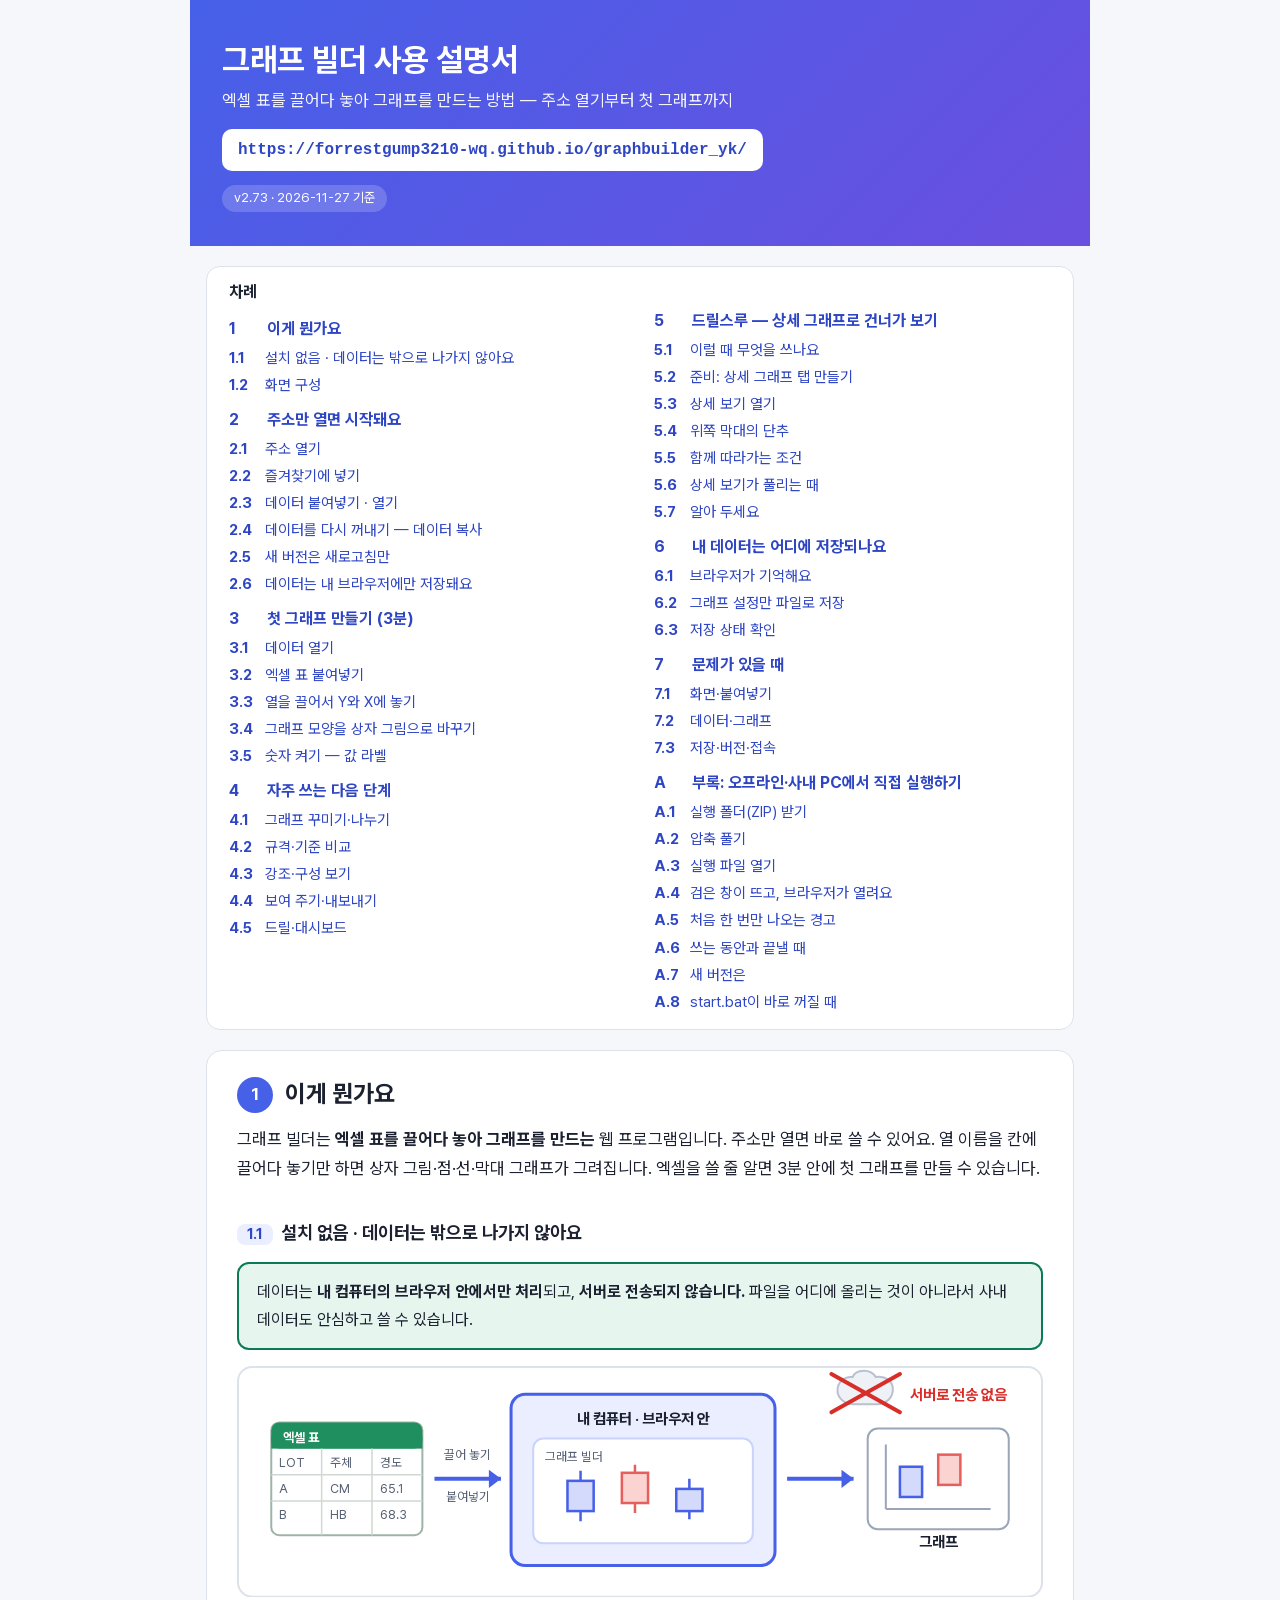
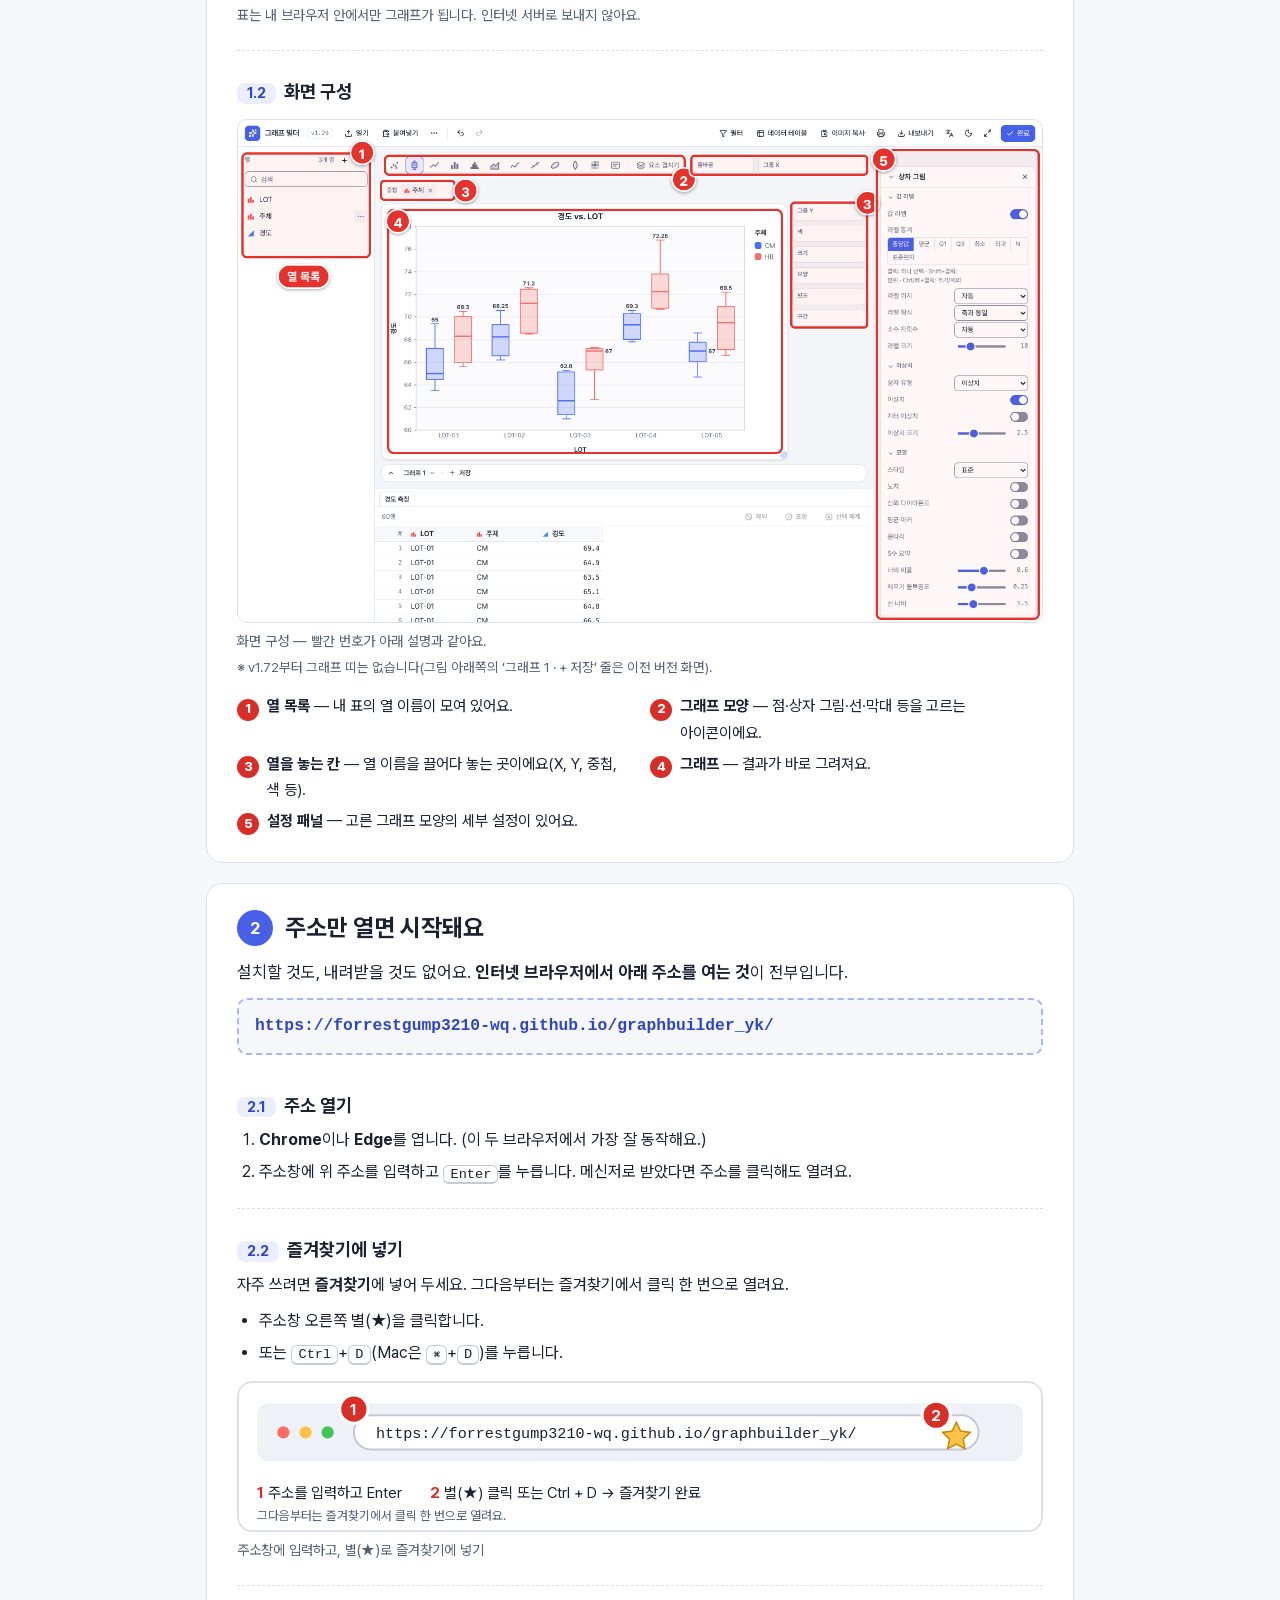
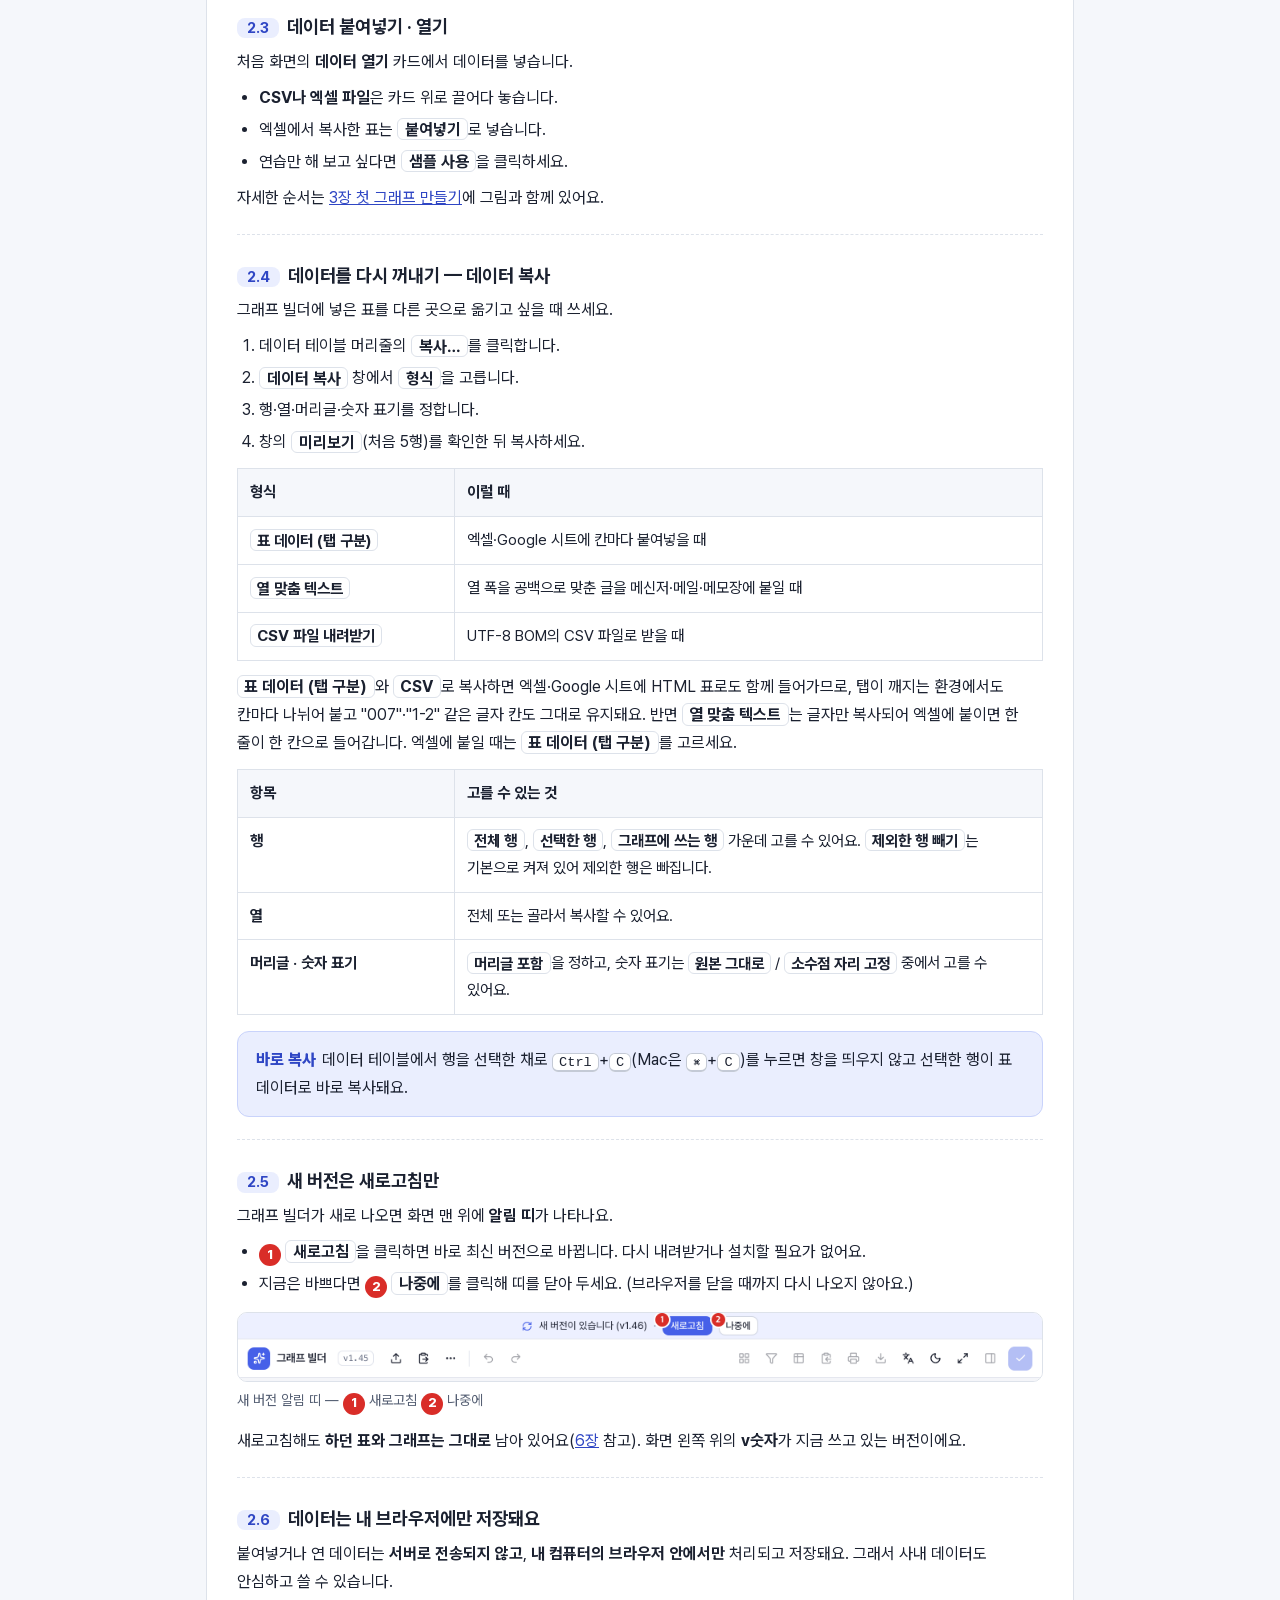
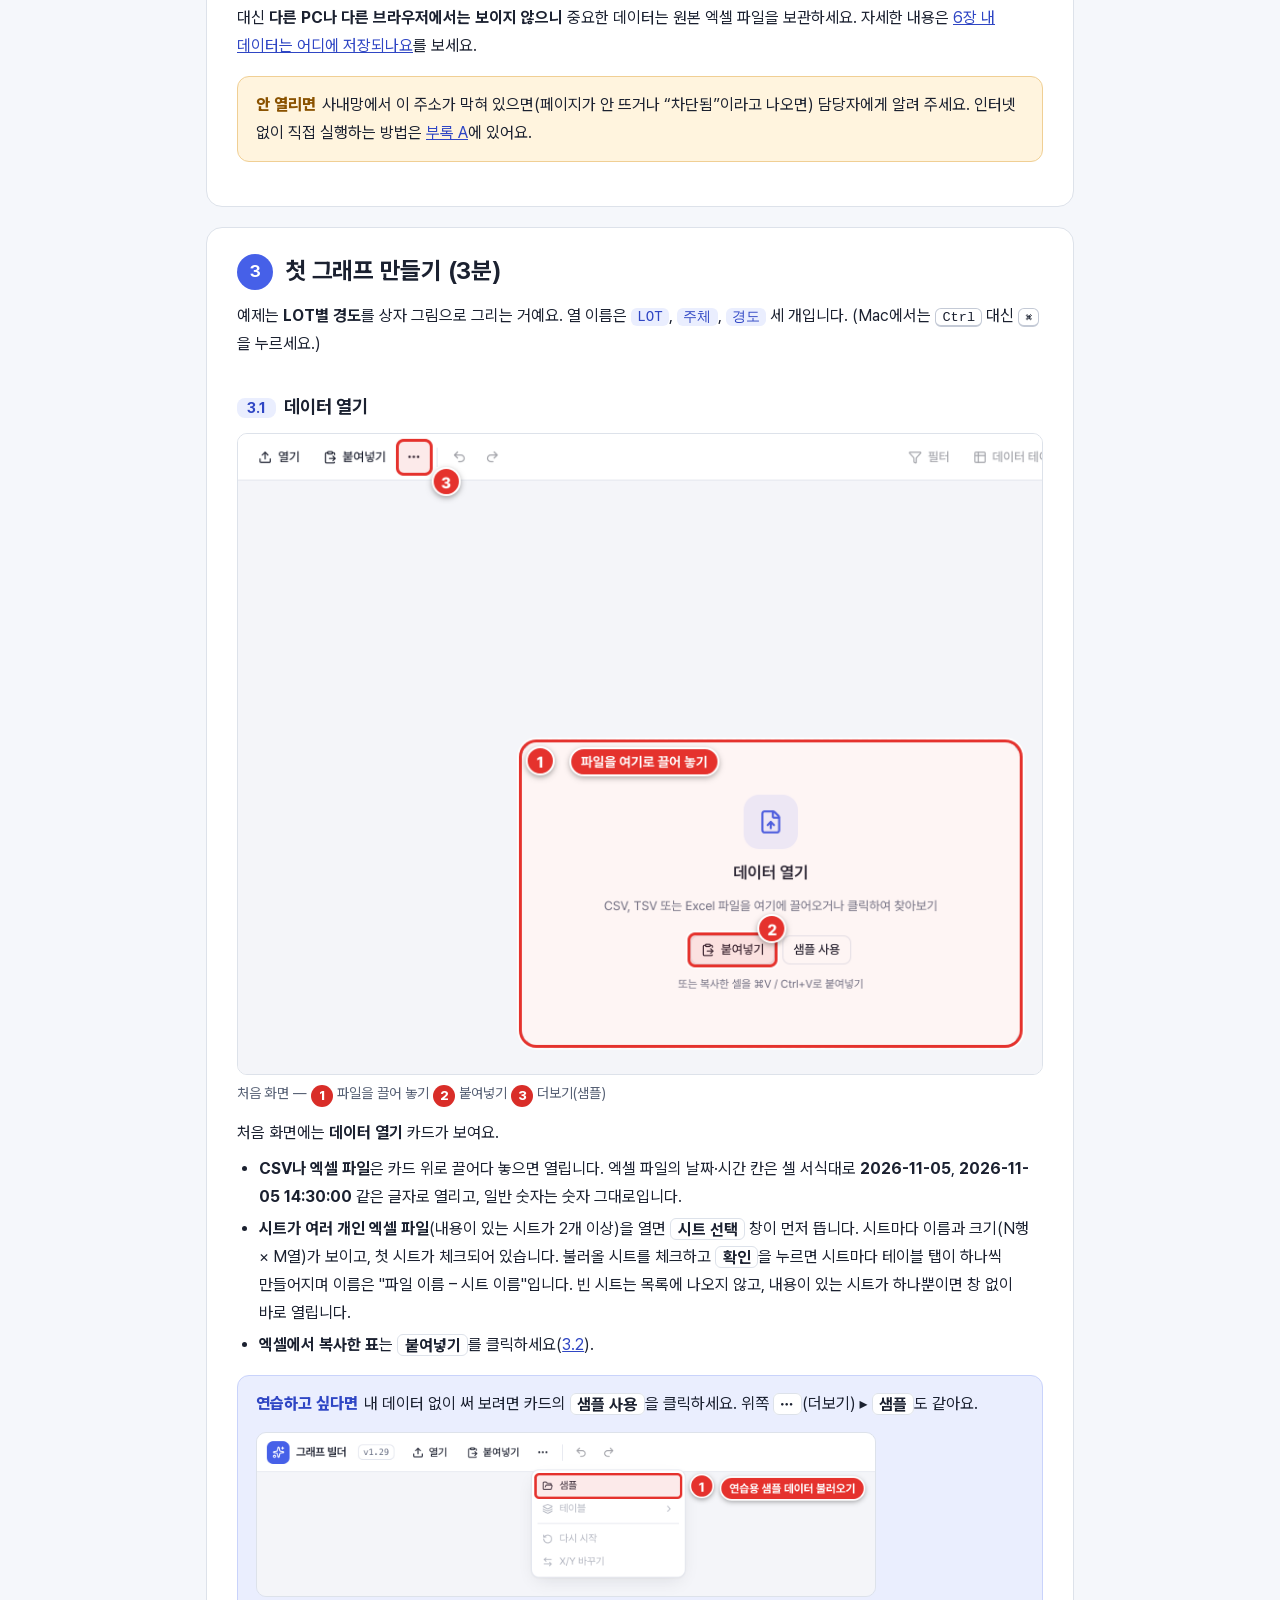
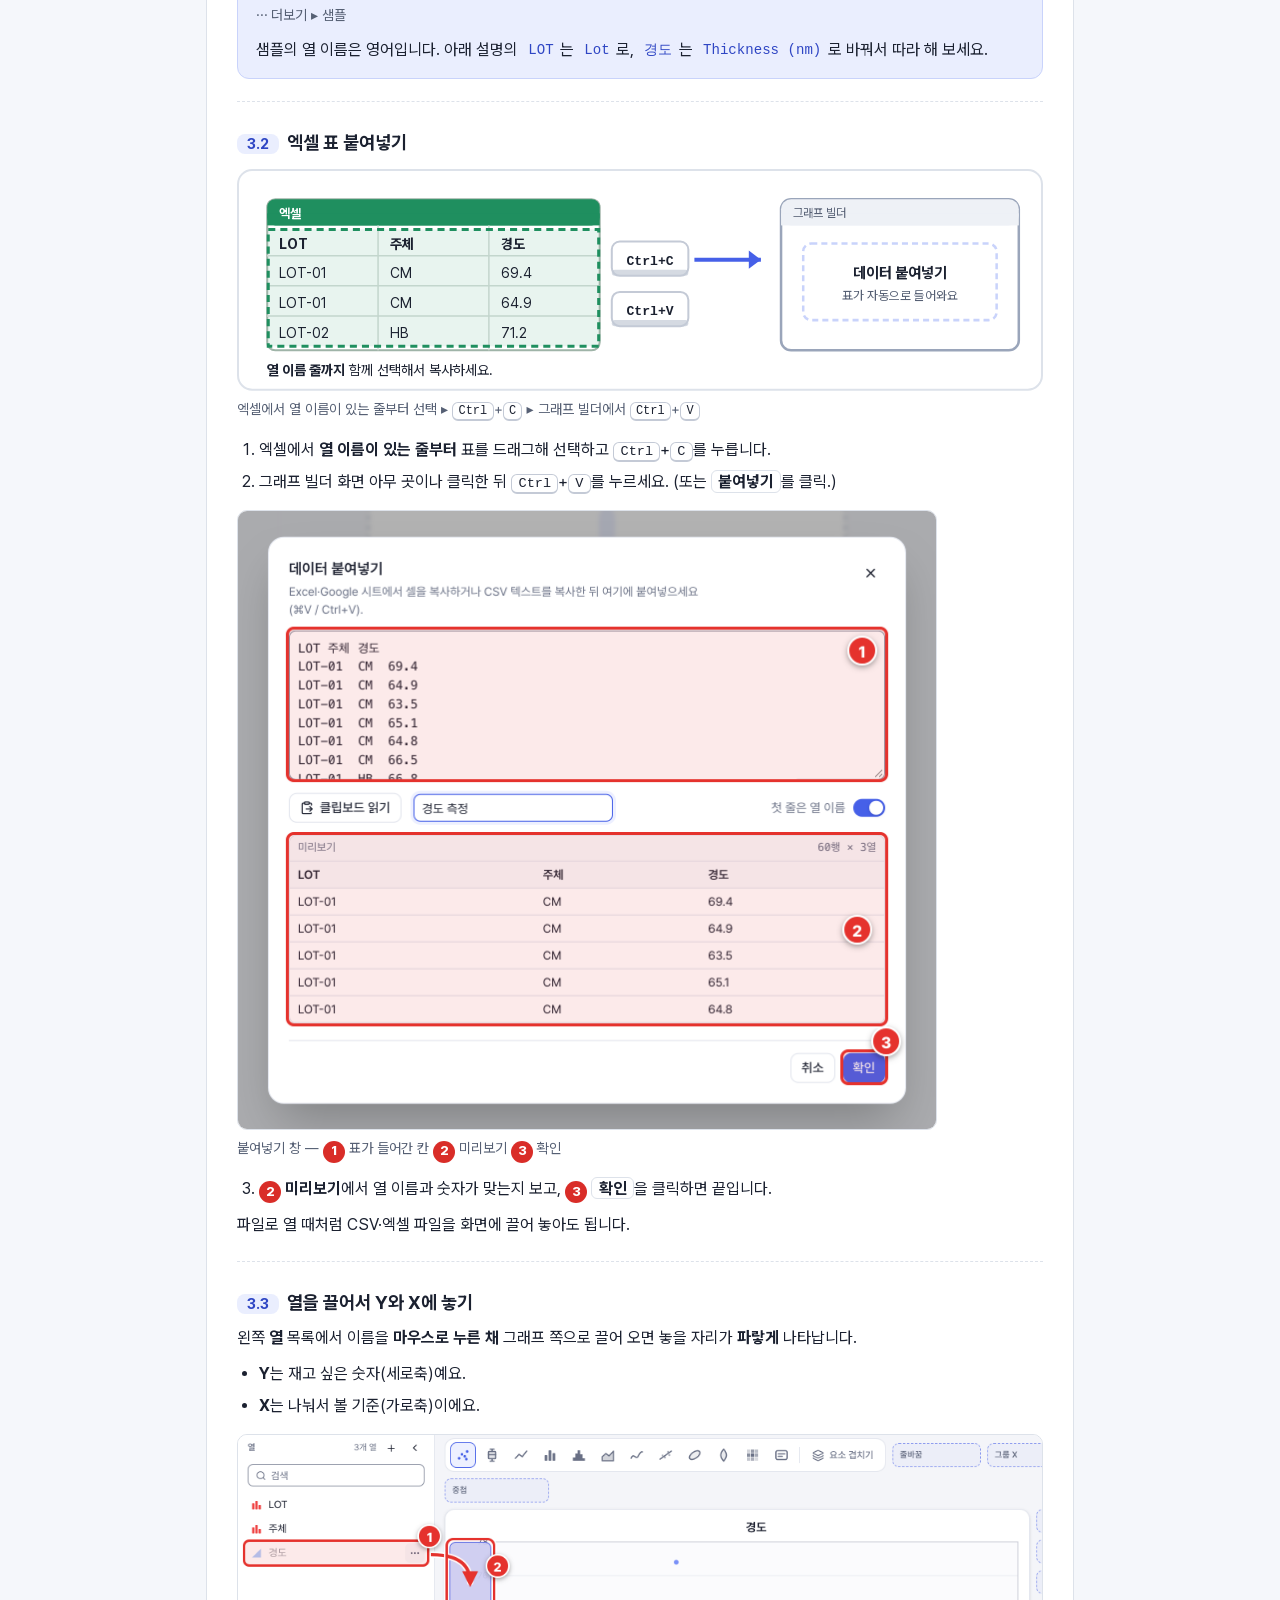
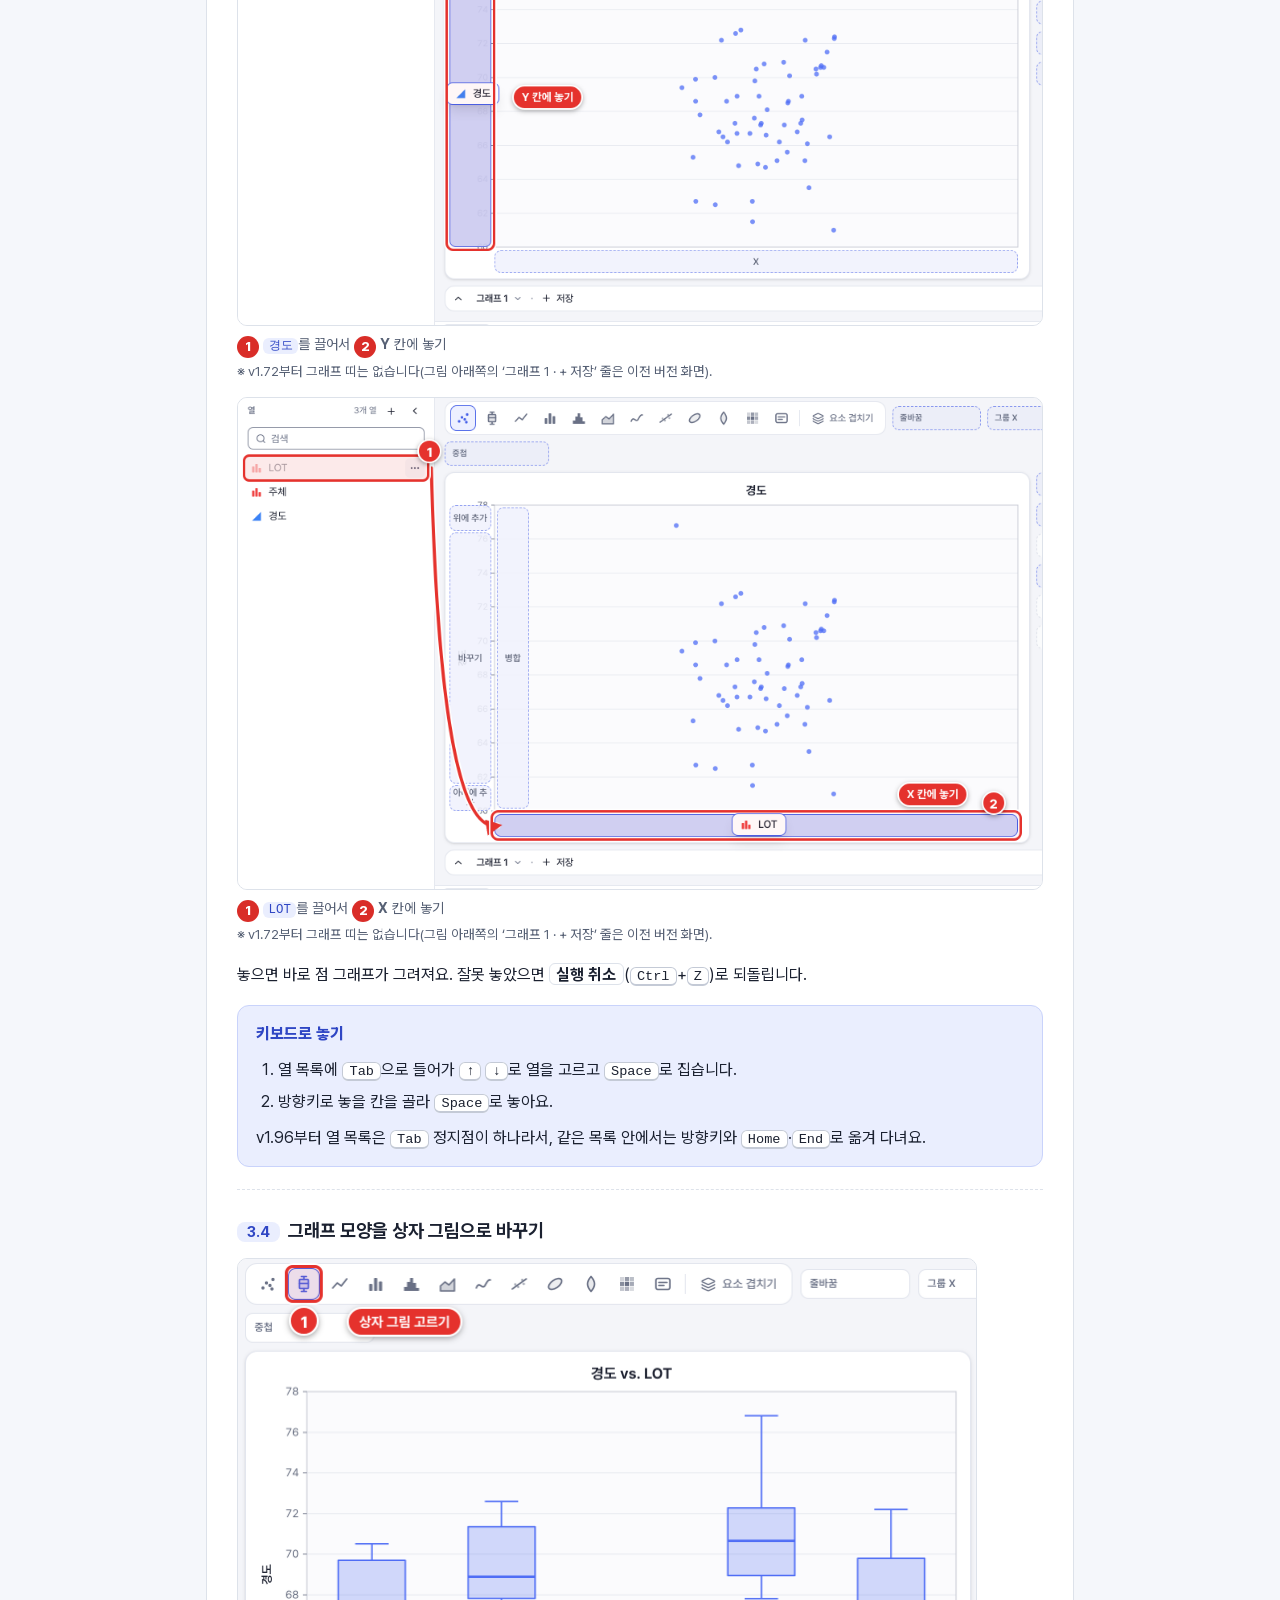
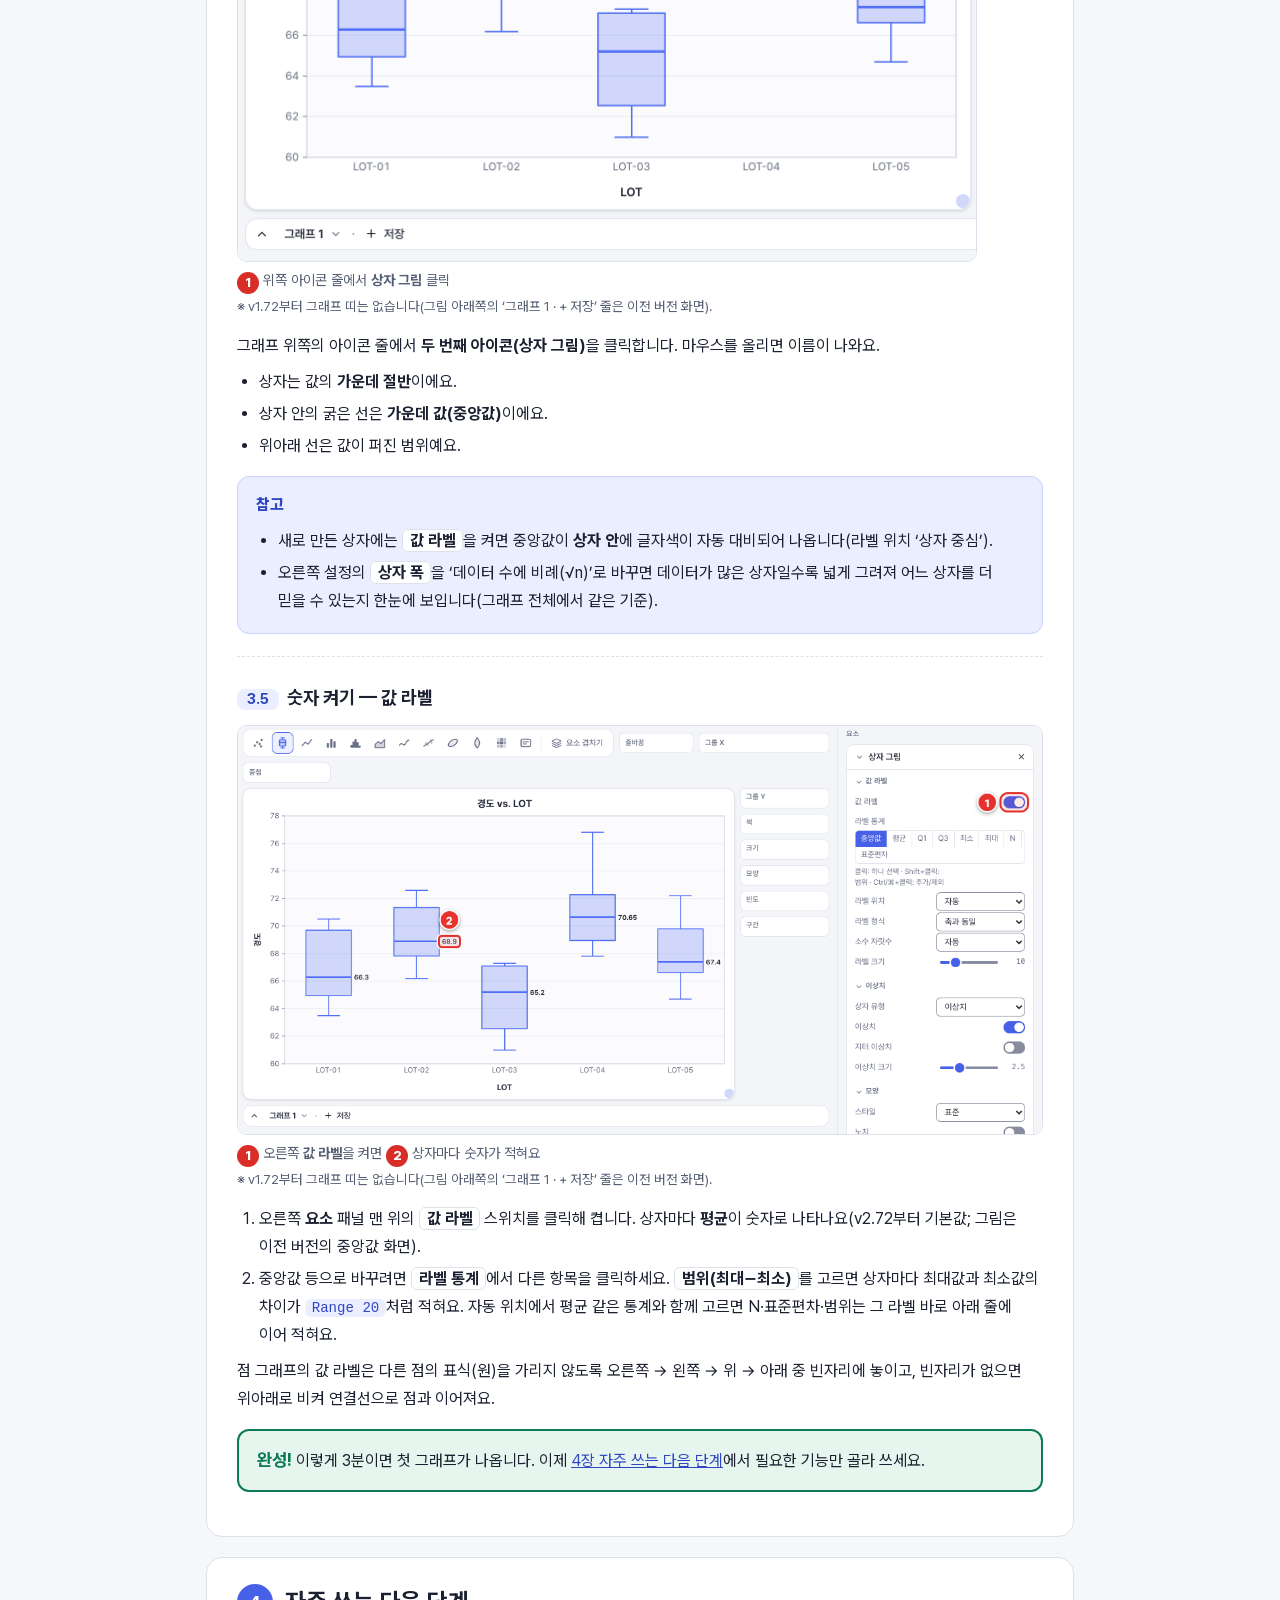
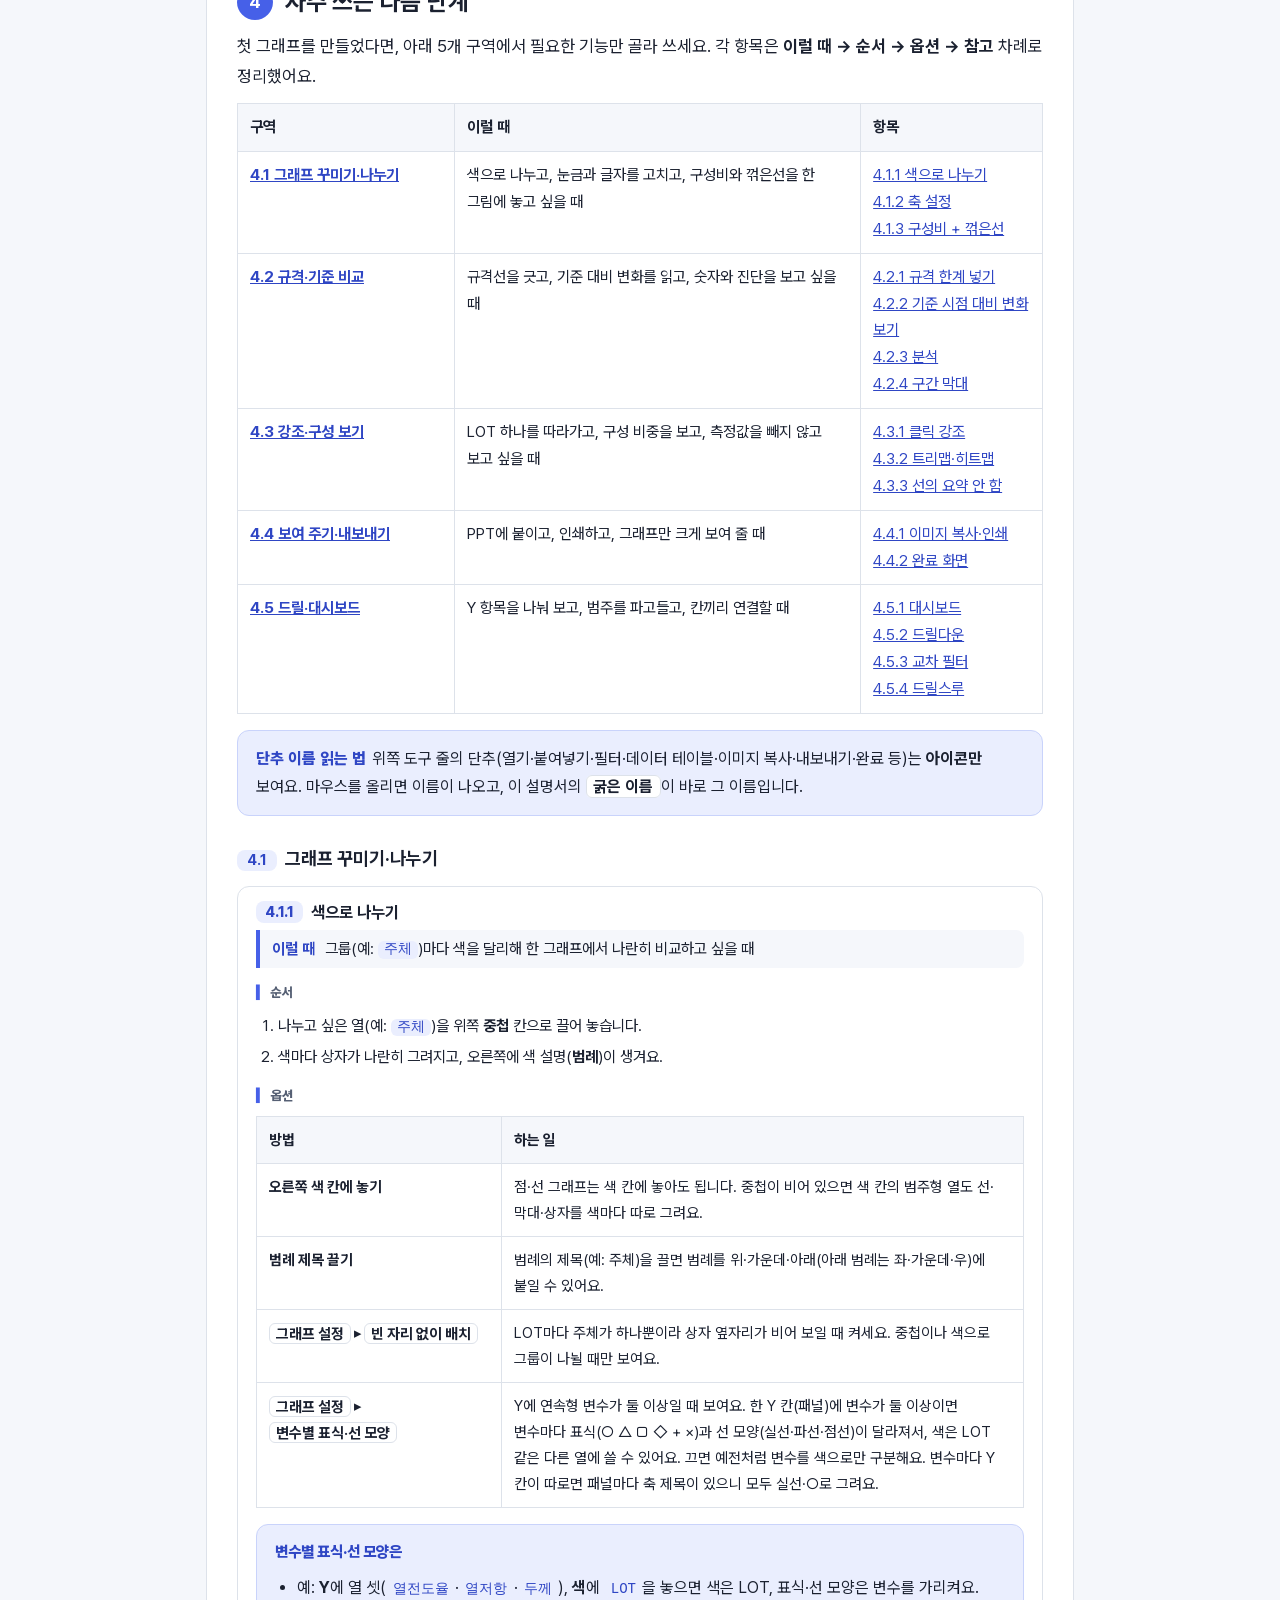
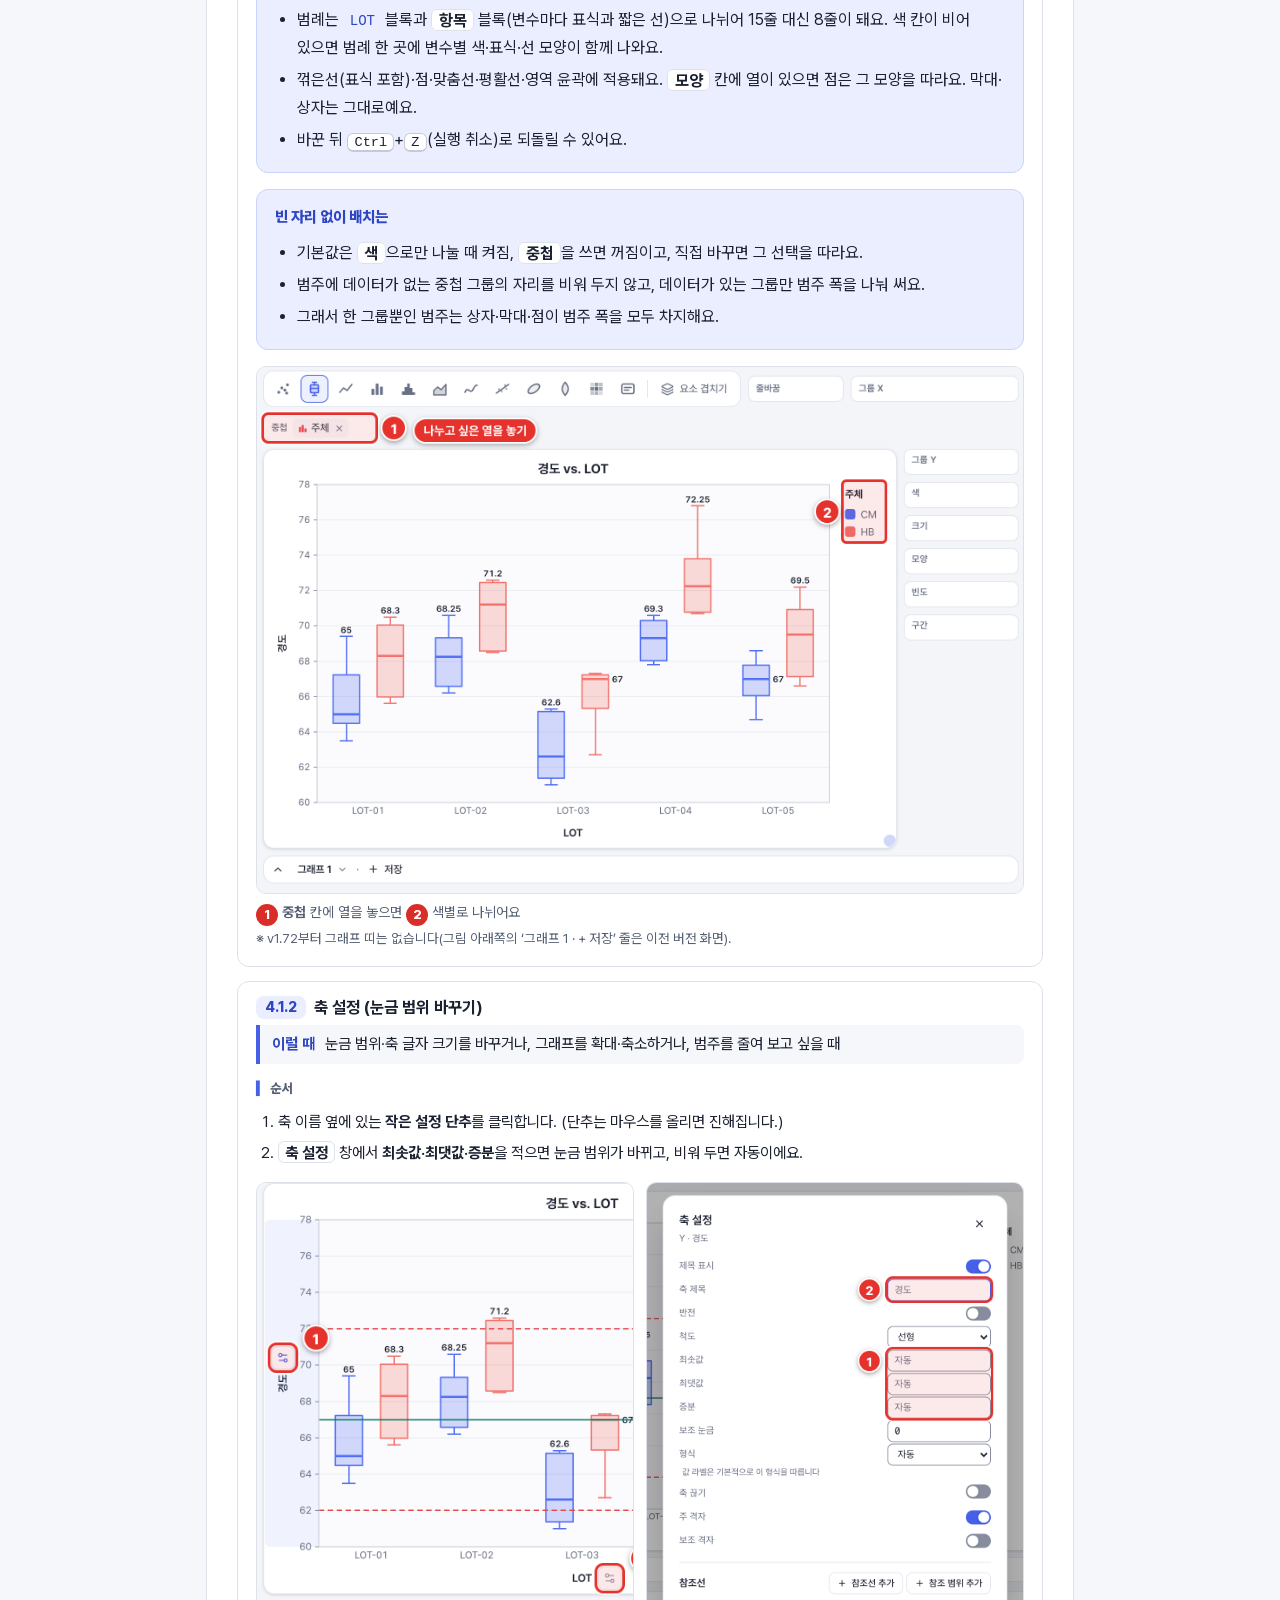
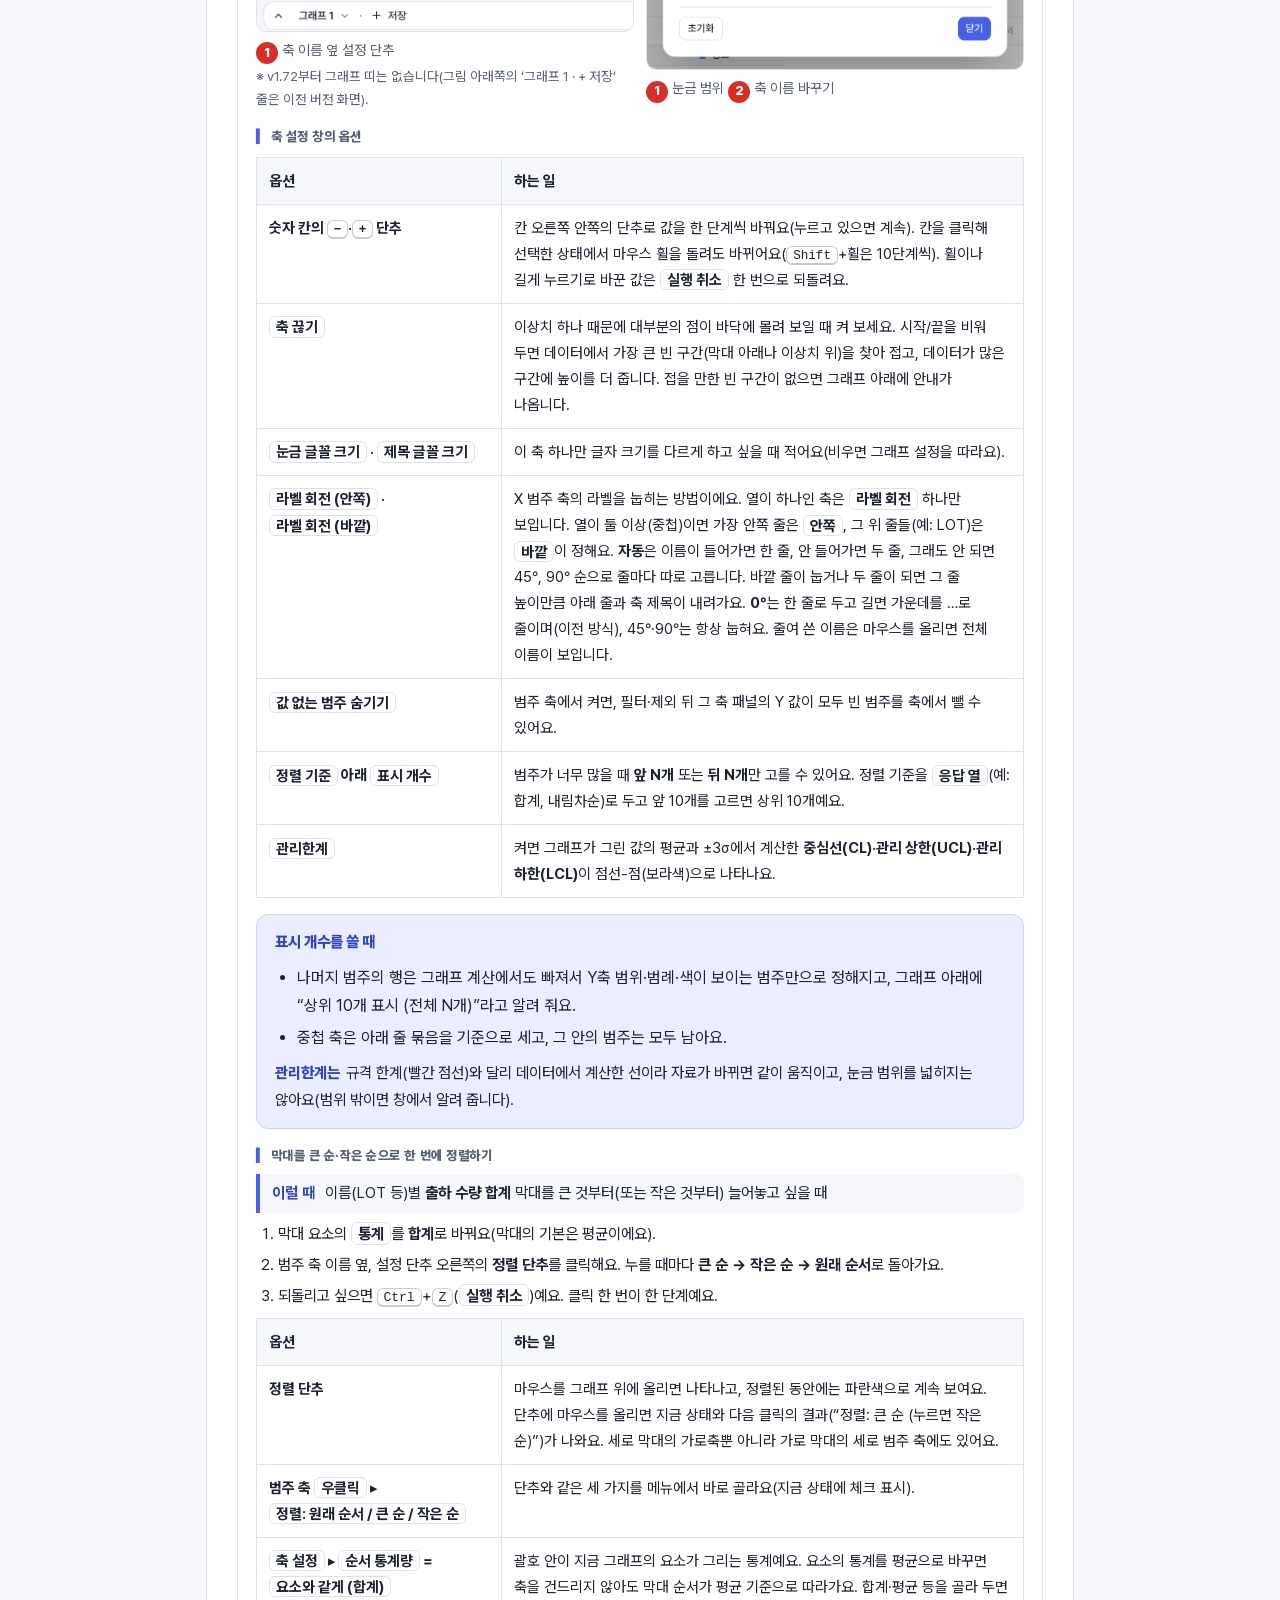
<file: guide/index.html>
<!doctype html>
<html lang="ko">
<head>
<meta charset="utf-8">
<meta name="viewport" content="width=device-width, initial-scale=1">
<title>그래프 빌더 사용 설명서</title>
<meta name="description" content="엑셀 표를 끌어다 놓아 그래프를 만드는 그래프 빌더의 사용법을 그림으로 설명합니다. 주소 열기, 즐겨찾기, 새 버전 알림, 첫 그래프 만들기.">
<link rel="icon" type="image/svg+xml" href="../favicon.svg">
<!-- Pretendard: 앱과 같은 가변 동적 서브셋 글꼴(같은 사이트에서 제공). 못 불러오면 아래 시스템 글꼴로 보입니다. -->
<link rel="stylesheet" href="fonts/pretendardvariable-dynamic-subset.css">
<style>
:root {
  color-scheme: light;
  --ink: #1b2130;
  --muted: #566074;
  --line: #dde2ea;
  --bg: #ffffff;
  --soft: #f5f7fb;
  --accent: #4660e8;
  --accent-ink: #2f46c4;
  --accent-soft: #eaeefe;
  --red: #d92d28;
  --red-soft: #fdecec;
  --ok: #0c7a55;
  --ok-soft: #e6f6ef;
  --warn: #8a5200;
  --warn-soft: #fff4de;
  --font: 'Pretendard Variable', Pretendard, -apple-system, 'Segoe UI', 'Malgun Gothic', 'Apple SD Gothic Neo', 'Noto Sans KR', system-ui, sans-serif;
  --mono: ui-monospace, 'SF Mono', 'Cascadia Mono', Consolas, 'Malgun Gothic', monospace;
}
* { box-sizing: border-box; }
html { -webkit-text-size-adjust: 100%; }
body {
  margin: 0; background: var(--soft); color: var(--ink);
  font-family: var(--font); font-size: 16px; line-height: 1.75; word-break: keep-all; overflow-wrap: break-word;
  -webkit-print-color-adjust: exact; print-color-adjust: exact;
}
.page { max-width: 900px; margin: 0 auto; padding: 0 16px 48px; }
a { color: var(--accent-ink); }
img, svg { max-width: 100%; height: auto; }
code, kbd, .k {
  font-family: var(--mono); font-size: .88em; background: var(--accent-soft); color: var(--accent-ink);
  padding: .08em .45em; border-radius: 6px; white-space: nowrap;
}
kbd { background: #fff; color: var(--ink); border: 1px solid #c4cad6; border-bottom-width: 2px; border-radius: 6px; padding: .05em .45em; font-size: .85em; }
b.ui { font-weight: 700; color: var(--ink); background: #fff; border: 1px solid var(--line); border-radius: 6px; padding: .04em .4em; white-space: nowrap; }

/* header */
.hero { background: linear-gradient(135deg, #4660e8, #6a4fe0); color: #fff; margin: 0 -16px; padding: 40px 32px 34px; }
.hero h1 { margin: 0 0 6px; font-size: 2rem; line-height: 1.25; letter-spacing: -.01em; }
.hero p { margin: 0; opacity: .95; font-size: 1.05rem; }
.hero .heroaddr { display: inline-block; margin-top: 14px; background: #fff; color: #2f46c4; font-family: var(--mono); font-weight: 700; font-size: 1rem; padding: 7px 16px; border-radius: 10px; text-decoration: none; word-break: break-all; }
.hero .ver { display: inline-block; margin-top: 14px; font-size: .82rem; background: rgba(255,255,255,.18); border-radius: 99px; padding: 2px 12px; }
.toc { background: #fff; border: 1px solid var(--line); border-radius: 14px; margin: 20px 0 0; padding: 14px 22px; }
.toc h2 { margin: 0 0 4px; font-size: 1rem; border: 0; padding: 0; }
.toc ol { margin: 0; padding: 0; list-style: none; }
.toc ol.top { columns: 2; column-gap: 28px; }
.toc ol.top > li { break-inside: avoid; margin: 8px 0 6px; font-weight: 700; }
.toc ol.sub { margin: 2px 0 0; font-weight: 400; font-size: .93rem; }
.toc ol.sub li { margin: 1px 0; break-inside: avoid; }
.toc .tn { display: inline-block; min-width: 2.4em; color: var(--accent-ink); font-weight: 700; }
.toc a { text-decoration: none; }
.toc a:hover { text-decoration: underline; }

/* sections */
section.sec { background: #fff; border: 1px solid var(--line); border-radius: 16px; margin: 20px 0 0; padding: 26px 30px 28px; }
h2 { margin: 0 0 12px; font-size: 1.5rem; line-height: 1.35; letter-spacing: -.01em; display: flex; gap: 12px; align-items: center; }
h2 .no { flex: none; width: 36px; height: 36px; border-radius: 50%; background: var(--accent); color: #fff; font-size: 1.05rem; display: inline-flex; align-items: center; justify-content: center; }
h3 { margin: 26px 0 8px; font-size: 1.15rem; line-height: 1.4; break-after: avoid; }
h3 .st { display: inline-block; background: var(--accent-soft); color: var(--accent-ink); border-radius: 8px; padding: 0 10px; margin-right: 8px; font-size: .92rem; }
p { margin: 8px 0; }
ul, ol { margin: 8px 0; padding-left: 1.4em; }
li { margin: 4px 0; }
.lead { font-size: 1.06rem; }

figure { margin: 14px 0; break-inside: avoid; }
figure img, figure svg { display: block; width: 100%; border: 1px solid var(--line); border-radius: 10px; background: #fff; }
figure.noframe svg { border: 0; }
figure.narrow { max-width: 620px; }
figure.small { max-width: 440px; }
figcaption { margin-top: 6px; font-size: .88rem; color: var(--muted); }
figcaption .strip-note { display: block; margin-top: 2px; font-size: .84rem; }
.legend { list-style: none; padding: 0; margin: 10px 0 0; display: grid; gap: 4px 20px; grid-template-columns: 1fr 1fr; }
.legend li { display: flex; gap: 8px; align-items: baseline; margin: 0; font-size: .95rem; }
.n { flex: none; display: inline-flex; width: 22px; height: 22px; border-radius: 50%; background: var(--red); color: #fff; font-weight: 800; font-size: .8rem; line-height: 1; align-items: center; justify-content: center; transform: translateY(2px); }

.box { border-radius: 12px; padding: 14px 18px; margin: 16px 0; break-inside: avoid; }
.box > :first-child { margin-top: 0; }
.box > :last-child { margin-bottom: 0; }
.box.key { background: var(--ok-soft); border: 2px solid var(--ok); }
.box.key strong.t { color: var(--ok); font-size: 1.1rem; }
.box.tip { background: var(--accent-soft); border: 1px solid #c9d3fb; }
.box.warn { background: var(--warn-soft); border: 1px solid #f0cf94; }
.box .lbl { font-weight: 800; margin-right: 6px; }
.box.warn .lbl { color: var(--warn); }
.box.tip .lbl { color: var(--accent-ink); }

.addr { display: block; text-decoration: none; font-family: var(--mono); font-size: 1.02rem; background: var(--soft); border: 2px dashed #aab6f2; border-radius: 10px; padding: 12px 16px; margin: 10px 0; word-break: break-all; color: var(--accent-ink); font-weight: 600; }

.grid2 { display: grid; gap: 14px; grid-template-columns: 1fr 1fr; }
.card { border: 1px solid var(--line); border-radius: 12px; padding: 12px 14px 14px; background: #fff; break-inside: avoid; }
.card h4, .card h3 { margin: 0 0 6px; font-size: 1.02rem; line-height: 1.4; display: flex; gap: 8px; align-items: center; }
.card h4 .n, .card h3 .n { transform: none; }
.card h4 .cn, .card h3 .cn { flex: none; background: var(--accent-soft); color: var(--accent-ink); border-radius: 8px; padding: 0 9px; font-size: .88rem; font-weight: 800; line-height: 1.6; }
.card h5 { margin: 14px 0 4px; font-size: .82rem; letter-spacing: .04em; color: var(--muted); font-weight: 800; break-after: avoid; }
.card h5::before { content: "▍"; color: var(--accent); margin-right: 4px; }
p.why { margin: 6px 0 8px; padding: 6px 12px; background: var(--soft); border-left: 4px solid var(--accent); border-radius: 0 8px 8px 0; }
p.why .tag { color: var(--accent-ink); margin-right: 6px; }
#s4 .card, #sdt .card { margin-top: 14px; padding: 14px 18px 16px; }
#s4 .card > ol, #s4 .card > ul { font-size: .96rem; }
#s4 .card table { font-size: .93rem; margin: 8px 0; }
#s4 .card th { white-space: normal; }
#s4 .card tbody th { width: 32%; }
#s4 .card td ul { margin: 0; padding-left: 1.2em; }
#s4 .card td li { margin: 3px 0; }
table.ov tbody th { width: 27%; }
#s4 .step { border-top: 0; margin-top: 30px; padding-top: 0; }
#s4 .step > h3 { margin-top: 0; }
.card p { margin: 6px 0; font-size: .96rem; }
.card figure { margin: 8px 0 4px; }

.step { border-top: 1px dashed var(--line); margin-top: 22px; padding-top: 2px; }
.step:first-of-type { border-top: 0; margin-top: 8px; }
.imgrow { display: grid; gap: 12px; grid-template-columns: 1fr 1fr; align-items: start; }
.imgrow figure { margin: 8px 0; }

table { width: 100%; border-collapse: collapse; margin: 12px 0; font-size: .96rem; }
th, td { text-align: left; vertical-align: top; padding: 10px 12px; border: 1px solid var(--line); }
th { background: var(--soft); white-space: nowrap; }
tbody th { background: #fff; width: 27%; white-space: normal; }
tr { break-inside: avoid; }

.contact { background: var(--accent-soft); border-radius: 12px; padding: 14px 18px; margin-top: 14px; font-weight: 600; }
footer.foot { text-align: center; color: var(--muted); font-size: .9rem; margin: 26px 0 0; }

/* svg helpers (diagrams) */
.sv-bg { fill: #fff; }
.sv-line { stroke: #b9c1d0; stroke-width: 2; fill: none; }
.sv-soft { fill: #f1f4fa; }
.sv-accent { fill: var(--accent); }
.sv-ink { fill: var(--ink); }
.sv-muted { fill: var(--muted); }
.sv-red { fill: var(--red); }
.sv-redline { stroke: var(--red); stroke-width: 4; fill: none; stroke-linecap: round; }
.sv-t { font-family: var(--font); font-size: 15px; fill: var(--ink); }
.sv-tb { font-family: var(--font); font-size: 15px; font-weight: 700; fill: var(--ink); }
.sv-ts { font-family: var(--font); font-size: 12.5px; fill: var(--muted); }
.sv-m { font-family: var(--mono); font-size: 13px; fill: var(--ink); }
.sv-w { font-family: var(--font); font-size: 15px; font-weight: 700; fill: #fff; }

/* narrow screens */
@media (max-width: 720px) {
  body { font-size: 15.5px; }
  .hero { padding: 30px 20px 26px; }
  .hero h1 { font-size: 1.6rem; }
  section.sec { padding: 20px 16px 22px; }
  h2 { font-size: 1.28rem; }
  .toc ol.top { columns: 1; }
  b.ui { white-space: normal; }
  .grid2, .imgrow, .legend { grid-template-columns: 1fr; }
  table, thead, tbody, tr, th, td { display: block; }
  thead { display: none; }
  tr { border: 1px solid var(--line); border-radius: 10px; margin: 10px 0; overflow: hidden; }
  th, td { border: 0; }
  tbody th { background: var(--soft); width: auto; }
}

/* print: A4 portrait */
@page { size: A4 portrait; margin: 14mm 14mm 16mm; }
@media print {
  body { background: #fff; font-size: 10.5pt; line-height: 1.65; }
  .page { max-width: none; padding: 0; }
  .hero { margin: 0; border-radius: 12px; padding: 22px 24px 18px; }
  .hero h1 { font-size: 22pt; }
  .toc { margin-top: 12px; }
  section.sec { border: 0; border-radius: 0; padding: 0; margin: 0; }
  section.sec.pb { break-before: page; }
  section.sec + section.sec:not(.pb) { margin-top: 18px; }
  h2 { font-size: 16pt; break-after: avoid; }
  h3 { break-after: avoid; }
  figure, .box, .card, tr, .step > h3 + p { break-inside: avoid; }
  #s4 .card, #sdt .card { break-inside: auto; padding: 8px 12px 10px; margin-top: 10px; }
  .card h4, .card h5, p.why { break-after: avoid; }
  .card li, p.why { break-inside: avoid; }
  #s4 .step { margin-top: 16px; }
  .toc ol.sub { font-size: 8.5pt; }
  a { color: inherit; text-decoration: none; }
  .legend li { font-size: 9.5pt; }
  figure img { width: auto; max-width: 100%; max-height: 98mm; }
  figure.noframe svg { max-height: 62mm; }
  #s1 figure img { max-height: 62mm; }
  #s1 figure.noframe svg { max-height: 46mm; }
  .hero .ver { margin-top: 8px; }
  .toc { padding: 8px 16px; }
  .box.key p { margin: 4px 0; }
  .legend { break-inside: avoid; }
  .legend { margin-top: 6px; }
  .grid2, .imgrow { display: block; font-size: 0; }
  .grid2 > .card, .imgrow > figure { display: inline-block; vertical-align: top; width: 49%; font-size: 10.5pt; margin-right: 1%; margin-bottom: 8px; }
  .imgrow > figure img { max-height: 90mm; }
  .card { padding: 8px 10px 10px; }
  .box { padding: 10px 14px; margin: 12px 0; }
  .step { margin-top: 14px; }
  h3 { margin-top: 18px; }
  table { font-size: 9.5pt; }
  th, td { padding: 6px 8px; }
  .no-print { display: none !important; }
}
</style>
</head>
<body>
<div class="page">

<header class="hero">
  <h1>그래프 빌더 사용 설명서</h1>
  <p>엑셀 표를 끌어다 놓아 그래프를 만드는 방법 — 주소 열기부터 첫 그래프까지</p>
  <a class="heroaddr" href="https://forrestgump3210-wq.github.io/graphbuilder_yk/">https://forrestgump3210-wq.github.io/graphbuilder_yk/</a><br>
  <span class="ver">v2.73 · 2026-11-27 기준</span>
</header>

<nav class="toc" aria-label="차례">
  <h2>차례</h2>
  <ol class="top">
    <li><a href="#s1"><span class="tn">1</span>이게 뭔가요</a>
      <ol class="sub">
        <li><a href="#s1-privacy"><span class="tn">1.1</span>설치 없음 · 데이터는 밖으로 나가지 않아요</a></li>
        <li><a href="#s1-screen"><span class="tn">1.2</span>화면 구성</a></li>
      </ol>
    </li>
    <li><a href="#s2"><span class="tn">2</span>주소만 열면 시작돼요</a>
      <ol class="sub">
        <li><a href="#s2-open"><span class="tn">2.1</span>주소 열기</a></li>
        <li><a href="#s2-fav"><span class="tn">2.2</span>즐겨찾기에 넣기</a></li>
        <li><a href="#s2-data"><span class="tn">2.3</span>데이터 붙여넣기 · 열기</a></li>
        <li><a href="#s2-copy"><span class="tn">2.4</span>데이터를 다시 꺼내기 — 데이터 복사</a></li>
        <li><a href="#s2-update"><span class="tn">2.5</span>새 버전은 새로고침만</a></li>
        <li><a href="#s2-local"><span class="tn">2.6</span>데이터는 내 브라우저에만 저장돼요</a></li>
      </ol>
    </li>
    <li><a href="#s3"><span class="tn">3</span>첫 그래프 만들기 (3분)</a>
      <ol class="sub">
        <li><a href="#s3-open"><span class="tn">3.1</span>데이터 열기</a></li>
        <li><a href="#s3-paste"><span class="tn">3.2</span>엑셀 표 붙여넣기</a></li>
        <li><a href="#s3-drag"><span class="tn">3.3</span>열을 끌어서 Y와 X에 놓기</a></li>
        <li><a href="#s3-box"><span class="tn">3.4</span>그래프 모양을 상자 그림으로 바꾸기</a></li>
        <li><a href="#s3-label"><span class="tn">3.5</span>숫자 켜기 — 값 라벨</a></li>
      </ol>
    </li>
    <li><a href="#s4"><span class="tn">4</span>자주 쓰는 다음 단계</a>
      <ol class="sub">
        <li><a href="#s4-style"><span class="tn">4.1</span>그래프 꾸미기·나누기</a></li>
        <li><a href="#s4-spec"><span class="tn">4.2</span>규격·기준 비교</a></li>
        <li><a href="#s4-focus"><span class="tn">4.3</span>강조·구성 보기</a></li>
        <li><a href="#s4-share"><span class="tn">4.4</span>보여 주기·내보내기</a></li>
        <li><a href="#s4-drill"><span class="tn">4.5</span>드릴·대시보드</a></li>
      </ol>
    </li>
    <li><a href="#sdt"><span class="tn">5</span>드릴스루 — 상세 그래프로 건너가 보기</a>
      <ol class="sub">
        <li><a href="#sdt-when"><span class="tn">5.1</span>이럴 때 무엇을 쓰나요</a></li>
        <li><a href="#sdt-prep"><span class="tn">5.2</span>준비: 상세 그래프 탭 만들기</a></li>
        <li><a href="#sdt-open"><span class="tn">5.3</span>상세 보기 열기</a></li>
        <li><a href="#sdt-bar"><span class="tn">5.4</span>위쪽 막대의 단추</a></li>
        <li><a href="#sdt-follow"><span class="tn">5.5</span>함께 따라가는 조건</a></li>
        <li><a href="#sdt-end"><span class="tn">5.6</span>상세 보기가 풀리는 때</a></li>
        <li><a href="#sdt-note"><span class="tn">5.7</span>알아 두세요</a></li>
      </ol>
    </li>
    <li><a href="#s5"><span class="tn">6</span>내 데이터는 어디에 저장되나요</a>
      <ol class="sub">
        <li><a href="#s5-browser"><span class="tn">6.1</span>브라우저가 기억해요</a></li>
        <li><a href="#s5-spec"><span class="tn">6.2</span>그래프 설정만 파일로 저장</a></li>
        <li><a href="#s5-status"><span class="tn">6.3</span>저장 상태 확인</a></li>
      </ol>
    </li>
    <li><a href="#s6"><span class="tn">7</span>문제가 있을 때</a>
      <ol class="sub">
        <li><a href="#s6-screen"><span class="tn">7.1</span>화면·붙여넣기</a></li>
        <li><a href="#s6-data"><span class="tn">7.2</span>데이터·그래프</a></li>
        <li><a href="#s6-save"><span class="tn">7.3</span>저장·버전·접속</a></li>
      </ol>
    </li>
    <li><a href="#sa"><span class="tn">A</span>부록: 오프라인·사내 PC에서 직접 실행하기</a>
      <ol class="sub">
        <li><a href="#sa-zip"><span class="tn">A.1</span>실행 폴더(ZIP) 받기</a></li>
        <li><a href="#sa-unzip"><span class="tn">A.2</span>압축 풀기</a></li>
        <li><a href="#sa-run"><span class="tn">A.3</span>실행 파일 열기</a></li>
        <li><a href="#sa-open"><span class="tn">A.4</span>검은 창이 뜨고, 브라우저가 열려요</a></li>
        <li><a href="#sa-warn"><span class="tn">A.5</span>처음 한 번만 나오는 경고</a></li>
        <li><a href="#sa-use"><span class="tn">A.6</span>쓰는 동안과 끝낼 때</a></li>
        <li><a href="#sa-update"><span class="tn">A.7</span>새 버전은</a></li>
        <li><a href="#sa-bat"><span class="tn">A.8</span>start.bat이 바로 꺼질 때</a></li>
      </ol>
    </li>
  </ol>
</nav>

<!-- ============================================================ 1 -->
<section class="sec" id="s1">
  <h2><span class="no">1</span>이게 뭔가요</h2>
  <p class="lead">그래프 빌더는 <b>엑셀 표를 끌어다 놓아 그래프를 만드는</b> 웹 프로그램입니다. 주소만 열면 바로 쓸 수 있어요. 열 이름을 칸에 끌어다 놓기만 하면 상자 그림·점·선·막대 그래프가 그려집니다. 엑셀을 쓸 줄 알면 3분 안에 첫 그래프를 만들 수 있습니다.</p>

  <div class="step" id="s1-privacy">
  <h3><span class="st">1.1</span>설치 없음 · 데이터는 밖으로 나가지 않아요</h3>
  <div class="box key">
    <p>데이터는 <b>내 컴퓨터의 브라우저 안에서만 처리</b>되고, <b>서버로 전송되지 않습니다.</b> 파일을 어디에 올리는 것이 아니라서 사내 데이터도 안심하고 쓸 수 있습니다.</p>
  </div>

  <figure class="noframe" role="group" aria-labelledby="cap-priv">
    <svg viewBox="0 0 800 230" role="img" aria-label="엑셀 표가 내 컴퓨터의 브라우저 안 그래프 빌더에서 그래프가 되고, 서버로는 전송되지 않는다는 그림">
      <rect x="1" y="1" width="798" height="228" rx="14" class="sv-bg" stroke="#dde2ea" stroke-width="2"/>
      <!-- excel -->
      <g transform="translate(34,56)">
        <rect width="150" height="112" rx="8" fill="#fff" stroke="#9fb4a8" stroke-width="2"/>
        <rect width="150" height="26" rx="8" fill="#1f8f5f"/>
        <rect y="14" width="150" height="12" fill="#1f8f5f"/>
        <text x="12" y="19" class="sv-w" style="font-size:13px">엑셀 표</text>
        <g stroke="#cfd8d3" stroke-width="1.5"><path d="M0 52H150M0 78H150M50 26V112M100 26V112"/></g>
        <text x="8" y="44" class="sv-ts">LOT</text><text x="58" y="44" class="sv-ts">주체</text><text x="108" y="44" class="sv-ts">경도</text>
        <text x="8" y="70" class="sv-ts">A</text><text x="58" y="70" class="sv-ts">CM</text><text x="108" y="70" class="sv-ts">65.1</text>
        <text x="8" y="96" class="sv-ts">B</text><text x="58" y="96" class="sv-ts">HB</text><text x="108" y="96" class="sv-ts">68.3</text>
      </g>
      <!-- arrow 1 -->
      <path d="M196 112H262" class="sv-line" style="stroke:#4660e8;stroke-width:4"/><path d="M262 112l-12-9v18z" fill="#4660e8"/>
      <text x="229" y="92" text-anchor="middle" class="sv-ts">끌어 놓기</text><text x="229" y="134" text-anchor="middle" class="sv-ts">붙여넣기</text>
      <!-- computer/browser -->
      <g transform="translate(272,28)">
        <rect width="262" height="170" rx="14" fill="var(--accent-soft)" stroke="#4660e8" stroke-width="3"/>
        <text x="131" y="30" text-anchor="middle" class="sv-tb">내 컴퓨터 · 브라우저 안</text>
        <rect x="22" y="44" width="218" height="104" rx="10" fill="#fff" stroke="#c9d3fb" stroke-width="2"/>
        <text x="34" y="66" class="sv-ts">그래프 빌더</text>
        <g transform="translate(50,72)" stroke="#4660e8" stroke-width="2.5" fill="#d3dafc">
          <rect x="6" y="14" width="26" height="30"/><path d="M19 4V14M19 44V54" fill="none"/>
          <rect x="60" y="6" width="26" height="30" stroke="#e5605c" fill="#fbd3d1"/><path d="M73 -2V6M73 36V46" fill="none" stroke="#e5605c"/>
          <rect x="114" y="22" width="26" height="22"/><path d="M127 12V22M127 44V52" fill="none"/>
        </g>
      </g>
      <!-- arrow 2 -->
      <path d="M546 112H612" class="sv-line" style="stroke:#4660e8;stroke-width:4"/><path d="M612 112l-12-9v18z" fill="#4660e8"/>
      <!-- result -->
      <g transform="translate(626,62)">
        <rect width="140" height="100" rx="10" fill="#fff" stroke="#9aa5ba" stroke-width="2"/>
        <path d="M18 80H122M18 80V16" stroke="#9aa5ba" stroke-width="2" fill="none"/>
        <g stroke="#4660e8" stroke-width="2.5" fill="#d3dafc"><rect x="32" y="38" width="22" height="30"/><rect x="70" y="26" width="22" height="30" stroke="#e5605c" fill="#fbd3d1"/><rect x="104" y="44" width="0" height="0"/></g>
        <text x="70" y="118" text-anchor="middle" class="sv-tb">그래프</text>
      </g>
      <!-- no server -->
      <g transform="translate(588,8)">
        <path d="M24 30c-10 0-16-7-16-14S14 2 23 3c3-8 18-9 23 0 9-2 17 4 17 12 0 8-6 15-16 15z" fill="#eef1f6" stroke="#b9c1d0" stroke-width="2"/>
        <path d="M2 0L70 38" class="sv-redline"/><path d="M70 0L2 38" class="sv-redline"/>
      </g>
      <text x="668" y="34" class="sv-tb" style="fill:#d92d28">서버로 전송 없음</text>
    </svg>
    <figcaption id="cap-priv">표는 내 브라우저 안에서만 그래프가 됩니다. 인터넷 서버로 보내지 않아요.</figcaption>
  </figure>

  </div>

  <div class="step" id="s1-screen">
  <h3><span class="st">1.2</span>화면 구성</h3>
  <figure role="group" aria-labelledby="cap-overview">
    <img style="max-width:1440px" src="img/01-overview.png" width="1440" height="900" alt="그래프 빌더 화면. 왼쪽에 열 목록(1), 위쪽에 그래프 모양 아이콘(2), 그래프 주변에 열을 놓는 칸(3), 가운데 그래프(4), 오른쪽에 설정 패널(5)이 번호로 표시되어 있다.">
    <figcaption id="cap-overview">화면 구성 — 빨간 번호가 아래 설명과 같아요. <span class="strip-note">※ v1.72부터 그래프 띠는 없습니다(그림 아래쪽의 ‘그래프 1 · + 저장’ 줄은 이전 버전 화면).</span></figcaption>
  </figure>
  <ul class="legend">
      <li><span class="n">1</span><span><b>열 목록</b> — 내 표의 열 이름이 모여 있어요.</span></li>
      <li><span class="n">2</span><span><b>그래프 모양</b> — 점·상자 그림·선·막대 등을 고르는 아이콘이에요.</span></li>
      <li><span class="n">3</span><span><b>열을 놓는 칸</b> — 열 이름을 끌어다 놓는 곳이에요(X, Y, 중첩, 색 등).</span></li>
      <li><span class="n">4</span><span><b>그래프</b> — 결과가 바로 그려져요.</span></li>
      <li><span class="n">5</span><span><b>설정 패널</b> — 고른 그래프 모양의 세부 설정이 있어요.</span></li>
    </ul>
  </div>
</section>

<!-- ============================================================ 2 -->
<section class="sec" id="s2">
  <h2><span class="no">2</span>주소만 열면 시작돼요</h2>
  <p class="lead">설치할 것도, 내려받을 것도 없어요. <b>인터넷 브라우저에서 아래 주소를 여는 것</b>이 전부입니다.</p>
  <a class="addr" href="https://forrestgump3210-wq.github.io/graphbuilder_yk/">https://forrestgump3210-wq.github.io/graphbuilder_yk/</a>

  <div class="step" id="s2-open">
    <h3><span class="st">2.1</span>주소 열기</h3>
    <ol>
      <li><b>Chrome</b>이나 <b>Edge</b>를 엽니다. (이 두 브라우저에서 가장 잘 동작해요.)</li>
      <li>주소창에 위 주소를 입력하고 <kbd>Enter</kbd>를 누릅니다. 메신저로 받았다면 주소를 클릭해도 열려요.</li>
    </ol>
  </div>

  <div class="step" id="s2-fav">
    <h3><span class="st">2.2</span>즐겨찾기에 넣기</h3>
    <p>자주 쓰려면 <b>즐겨찾기</b>에 넣어 두세요. 그다음부터는 즐겨찾기에서 클릭 한 번으로 열려요.</p>
    <ul>
      <li>주소창 오른쪽 별(★)을 클릭합니다.</li>
      <li>또는 <kbd>Ctrl</kbd>+<kbd>D</kbd>(Mac은 <kbd>⌘</kbd>+<kbd>D</kbd>)를 누릅니다.</li>
    </ul>
    <figure class="noframe" role="group" aria-labelledby="cap-addr">
    <svg viewBox="0 0 800 150" role="img" aria-label="브라우저 주소창에 주소를 입력하고 오른쪽 별 모양 즐겨찾기 단추를 누르는 그림">
      <rect x="1" y="1" width="798" height="148" rx="14" class="sv-bg" stroke="#dde2ea" stroke-width="2"/>
      <rect x="20" y="22" width="760" height="58" rx="12" fill="#eef1f6"/>
      <circle cx="46" cy="51" r="6" fill="#ff6b62"/><circle cx="68" cy="51" r="6" fill="#ffc247"/><circle cx="90" cy="51" r="6" fill="#3fc558"/>
      <rect x="116" y="34" width="620" height="34" rx="17" fill="#fff" stroke="#c4cad6" stroke-width="2"/>
      <text x="138" y="57" class="sv-m" style="font-size:15px">https://forrestgump3210-wq.github.io/graphbuilder_yk/</text>
      <path d="M714 41l4.2 8.6 9.5 1.4-6.9 6.7 1.6 9.4-8.4-4.4-8.5 4.4 1.7-9.4-6.9-6.7 9.5-1.4z" fill="#ffc247" stroke="#c98a00" stroke-width="1.5"/>
      <g transform="translate(694,34)"><circle r="14" class="sv-red" stroke="#fff" stroke-width="3"/><text y="5.5" text-anchor="middle" class="sv-w" style="font-size:15px">2</text></g>
      <g transform="translate(116,28)"><circle r="14" class="sv-red" stroke="#fff" stroke-width="3"/><text y="5.5" text-anchor="middle" class="sv-w" style="font-size:15px">1</text></g>
      <text x="20" y="116" class="sv-t"><tspan class="sv-tb" style="fill:#d92d28">1</tspan> 주소를 입력하고 Enter　　<tspan class="sv-tb" style="fill:#d92d28">2</tspan> 별(★) 클릭 또는 Ctrl + D → 즐겨찾기 완료</text>
      <text x="20" y="138" class="sv-ts">그다음부터는 즐겨찾기에서 클릭 한 번으로 열려요.</text>
    </svg>
    <figcaption id="cap-addr">주소창에 입력하고, 별(★)로 즐겨찾기에 넣기</figcaption>
  </figure>
  </div>

  <div class="step" id="s2-data">
    <h3><span class="st">2.3</span>데이터 붙여넣기 · 열기</h3>
    <p>처음 화면의 <b>데이터 열기</b> 카드에서 데이터를 넣습니다.</p>
    <ul>
      <li><b>CSV나 엑셀 파일</b>은 카드 위로 끌어다 놓습니다.</li>
      <li>엑셀에서 복사한 표는 <b class="ui">붙여넣기</b>로 넣습니다.</li>
      <li>연습만 해 보고 싶다면 <b class="ui">샘플 사용</b>을 클릭하세요.</li>
    </ul>
    <p>자세한 순서는 <a href="#s3">3장 첫 그래프 만들기</a>에 그림과 함께 있어요.</p>
  </div>

  <div class="step" id="s2-copy">
    <h3><span class="st">2.4</span>데이터를 다시 꺼내기 — 데이터 복사</h3>
    <p>그래프 빌더에 넣은 표를 다른 곳으로 옮기고 싶을 때 쓰세요.</p>
    <ol>
      <li>데이터 테이블 머리줄의 <b class="ui">복사…</b>를 클릭합니다.</li>
      <li><b class="ui">데이터 복사</b> 창에서 <b class="ui">형식</b>을 고릅니다.</li>
      <li>행·열·머리글·숫자 표기를 정합니다.</li>
      <li>창의 <b class="ui">미리보기</b>(처음 5행)를 확인한 뒤 복사하세요.</li>
    </ol>
    <table>
      <thead><tr><th scope="col">형식</th><th scope="col">이럴 때</th></tr></thead>
      <tbody>
        <tr><th scope="row"><b class="ui">표 데이터 (탭 구분)</b></th><td>엑셀·Google 시트에 칸마다 붙여넣을 때</td></tr>
        <tr><th scope="row"><b class="ui">열 맞춤 텍스트</b></th><td>열 폭을 공백으로 맞춘 글을 메신저·메일·메모장에 붙일 때</td></tr>
        <tr><th scope="row"><b class="ui">CSV 파일 내려받기</b></th><td>UTF-8 BOM의 CSV 파일로 받을 때</td></tr>
      </tbody>
    </table>
    <p><b class="ui">표 데이터 (탭 구분)</b>와 <b class="ui">CSV</b>로 복사하면 엑셀·Google 시트에 HTML 표로도 함께 들어가므로, 탭이 깨지는 환경에서도 칸마다 나뉘어 붙고 "007"·"1-2" 같은 글자 칸도 그대로 유지돼요. 반면 <b class="ui">열 맞춤 텍스트</b>는 글자만 복사되어 엑셀에 붙이면 한 줄이 한 칸으로 들어갑니다. 엑셀에 붙일 때는 <b class="ui">표 데이터 (탭 구분)</b>를 고르세요.</p>
    <table>
      <thead><tr><th scope="col">항목</th><th scope="col">고를 수 있는 것</th></tr></thead>
      <tbody>
        <tr><th scope="row">행</th><td><b class="ui">전체 행</b>, <b class="ui">선택한 행</b>, <b class="ui">그래프에 쓰는 행</b> 가운데 고를 수 있어요. <b class="ui">제외한 행 빼기</b>는 기본으로 켜져 있어 제외한 행은 빠집니다.</td></tr>
        <tr><th scope="row">열</th><td>전체 또는 골라서 복사할 수 있어요.</td></tr>
        <tr><th scope="row">머리글 · 숫자 표기</th><td><b class="ui">머리글 포함</b>을 정하고, 숫자 표기는 <b class="ui">원본 그대로</b> / <b class="ui">소수점 자리 고정</b> 중에서 고를 수 있어요.</td></tr>
      </tbody>
    </table>
    <div class="box tip">
      <p><span class="lbl">바로 복사</span>데이터 테이블에서 행을 선택한 채로 <kbd>Ctrl</kbd>+<kbd>C</kbd>(Mac은 <kbd>⌘</kbd>+<kbd>C</kbd>)를 누르면 창을 띄우지 않고 선택한 행이 표 데이터로 바로 복사돼요.</p>
    </div>
  </div>

  <div class="step" id="s2-update">
    <h3><span class="st">2.5</span>새 버전은 새로고침만</h3>
    <p>그래프 빌더가 새로 나오면 화면 맨 위에 <b>알림 띠</b>가 나타나요.</p>
    <ul>
      <li><span class="n">1</span> <b class="ui">새로고침</b>을 클릭하면 바로 최신 버전으로 바뀝니다. 다시 내려받거나 설치할 필요가 없어요.</li>
      <li>지금은 바쁘다면 <span class="n">2</span> <b class="ui">나중에</b>를 클릭해 띠를 닫아 두세요. (브라우저를 닫을 때까지 다시 나오지 않아요.)</li>
    </ul>
    <figure role="group" aria-labelledby="cap-upd">
      <img style="max-width:1000px" src="img/18-update-banner.png" width="2000" height="170" alt="화면 맨 위의 새 버전 알림 띠. ‘새 버전이 있습니다’ 글과 ‘새로고침’ 단추(1), ‘나중에’ 단추(2)가 번호로 표시되어 있다.">
      <figcaption id="cap-upd">새 버전 알림 띠 — <span class="n">1</span> 새로고침 <span class="n">2</span> 나중에</figcaption>
    </figure>
    <p>새로고침해도 <b>하던 표와 그래프는 그대로</b> 남아 있어요(<a href="#s5">6장</a> 참고). 화면 왼쪽 위의 <b>v숫자</b>가 지금 쓰고 있는 버전이에요.</p>
  </div>

  <div class="step" id="s2-local">
    <h3><span class="st">2.6</span>데이터는 내 브라우저에만 저장돼요</h3>
    <p>붙여넣거나 연 데이터는 <b>서버로 전송되지 않고</b>, <b>내 컴퓨터의 브라우저 안에서만</b> 처리되고 저장돼요. 그래서 사내 데이터도 안심하고 쓸 수 있습니다.</p>
    <p>대신 <b>다른 PC나 다른 브라우저에서는 보이지 않으니</b> 중요한 데이터는 원본 엑셀 파일을 보관하세요. 자세한 내용은 <a href="#s5">6장 내 데이터는 어디에 저장되나요</a>를 보세요.</p>
    <div class="box warn"><span class="lbl">안 열리면</span>사내망에서 이 주소가 막혀 있으면(페이지가 안 뜨거나 “차단됨”이라고 나오면) 담당자에게 알려 주세요. 인터넷 없이 직접 실행하는 방법은 <a href="#sa">부록 A</a>에 있어요.</div>
  </div>
</section>

<!-- ============================================================ 3 -->
<section class="sec pb" id="s3">
  <h2><span class="no">3</span>첫 그래프 만들기 (3분)</h2>
  <p>예제는 <b>LOT별 경도</b>를 상자 그림으로 그리는 거예요. 열 이름은 <code>LOT</code>, <code>주체</code>, <code>경도</code> 세 개입니다. (Mac에서는 <kbd>Ctrl</kbd> 대신 <kbd>⌘</kbd>을 누르세요.)</p>

  <div class="step" id="s3-open">
    <h3><span class="st">3.1</span>데이터 열기</h3>
    <figure role="group" aria-labelledby="cap-home">
      <img style="max-width:830px" src="img/02-home.png" width="830" height="660" alt="처음 화면. 가운데 점선 카드 ‘데이터 열기’(1)에 파일을 끌어 놓을 수 있고, 카드 안 ‘붙여넣기’ 단추(2)와 위쪽 ‘⋯’ 더보기 단추(3)가 번호로 표시되어 있다.">
      <figcaption id="cap-home">처음 화면 — <span class="n">1</span> 파일을 끌어 놓기 <span class="n">2</span> 붙여넣기 <span class="n">3</span> 더보기(샘플)</figcaption>
    </figure>
    <p>처음 화면에는 <b>데이터 열기</b> 카드가 보여요.</p>
    <ul>
      <li><b>CSV나 엑셀 파일</b>은 카드 위로 끌어다 놓으면 열립니다. 엑셀 파일의 날짜·시간 칸은 셀 서식대로 <b>2026-11-05</b>, <b>2026-11-05 14:30:00</b> 같은 글자로 열리고, 일반 숫자는 숫자 그대로입니다.</li>
      <li><b>시트가 여러 개인 엑셀 파일</b>(내용이 있는 시트가 2개 이상)을 열면 <b class="ui">시트 선택</b> 창이 먼저 뜹니다. 시트마다 이름과 크기(N행 × M열)가 보이고, 첫 시트가 체크되어 있습니다. 불러올 시트를 체크하고 <b class="ui">확인</b>을 누르면 시트마다 테이블 탭이 하나씩 만들어지며 이름은 "파일 이름 – 시트 이름"입니다. 빈 시트는 목록에 나오지 않고, 내용이 있는 시트가 하나뿐이면 창 없이 바로 열립니다.</li>
      <li><b>엑셀에서 복사한 표</b>는 <b class="ui">붙여넣기</b>를 클릭하세요(<a href="#s3-paste">3.2</a>).</li>
    </ul>
    <div class="box tip">
      <p><span class="lbl">연습하고 싶다면</span>내 데이터 없이 써 보려면 카드의 <b class="ui">샘플 사용</b>을 클릭하세요. 위쪽 <b class="ui">⋯</b>(더보기) ▸ <b class="ui">샘플</b>도 같아요.</p>
      <figure class="narrow" role="group" aria-labelledby="cap-more" style="margin-bottom:6px">
        <img style="max-width:760px" src="img/03-more-menu.png" width="760" height="200" alt="위쪽 ‘⋯’ 더보기 단추를 클릭하면 열리는 메뉴. 맨 위 ‘샘플’ 항목이 번호 1로 표시되어 있다.">
        <figcaption id="cap-more">⋯ 더보기 ▸ 샘플</figcaption>
      </figure>
      <p>샘플의 열 이름은 영어입니다. 아래 설명의 <code>LOT</code>는 <code>Lot</code>로, <code>경도</code>는 <code>Thickness (nm)</code>로 바꿔서 따라 해 보세요.</p>
    </div>
  </div>

  <div class="step" id="s3-paste">
    <h3><span class="st">3.2</span>엑셀 표 붙여넣기</h3>
    <figure class="noframe" role="group" aria-labelledby="cap-xl">
      <svg viewBox="0 0 800 220" role="img" aria-label="엑셀에서 열 이름이 있는 셀 범위를 선택해 Ctrl+C로 복사하고, 그래프 빌더에서 Ctrl+V로 붙여넣는 그림">
        <rect x="1" y="1" width="798" height="218" rx="14" class="sv-bg" stroke="#dde2ea" stroke-width="2"/>
        <g transform="translate(30,30)">
          <rect width="330" height="150" rx="8" fill="#fff" stroke="#9fb4a8" stroke-width="2"/>
          <rect width="330" height="26" rx="8" fill="#1f8f5f"/><rect y="14" width="330" height="12" fill="#1f8f5f"/>
          <text x="12" y="19" class="sv-w" style="font-size:13px">엑셀</text>
          <g stroke="#d6ddd9" stroke-width="1.5"><path d="M0 56H330M0 86H330M0 116H330M110 26V150M220 26V150"/></g>
          <rect x="1" y="30" width="328" height="116" fill="rgba(31,143,95,.10)"/>
          <rect x="1" y="30" width="328" height="116" fill="none" stroke="#1f8f5f" stroke-width="3" stroke-dasharray="7 5"/>
          <g class="sv-t" style="font-size:14px"><text x="12" y="49" class="sv-tb" style="font-size:14px">LOT</text><text x="122" y="49" class="sv-tb" style="font-size:14px">주체</text><text x="232" y="49" class="sv-tb" style="font-size:14px">경도</text>
          <text x="12" y="78">LOT-01</text><text x="122" y="78">CM</text><text x="232" y="78">69.4</text>
          <text x="12" y="108">LOT-01</text><text x="122" y="108">CM</text><text x="232" y="108">64.9</text>
          <text x="12" y="138">LOT-02</text><text x="122" y="138">HB</text><text x="232" y="138">71.2</text></g>
        </g>
        <g transform="translate(372,72)"><rect width="76" height="34" rx="8" fill="#fff" stroke="#c4cad6" stroke-width="2"/><rect y="28" width="76" height="6" rx="3" fill="#c4cad6" opacity=".7"/><text x="38" y="23" text-anchor="middle" class="sv-m" style="font-size:13px;font-weight:700">Ctrl+C</text></g>
        <path d="M454 90H520" class="sv-line" style="stroke:#4660e8;stroke-width:4"/><path d="M520 90l-12-9v18z" fill="#4660e8"/>
        <g transform="translate(372,122)"><rect width="76" height="34" rx="8" fill="#fff" stroke="#c4cad6" stroke-width="2"/><rect y="28" width="76" height="6" rx="3" fill="#c4cad6" opacity=".7"/><text x="38" y="23" text-anchor="middle" class="sv-m" style="font-size:13px;font-weight:700">Ctrl+V</text></g>
        <g transform="translate(540,30)">
          <rect width="236" height="150" rx="10" fill="#fff" stroke="#9aa5ba" stroke-width="2.5"/>
          <rect width="236" height="26" rx="10" fill="#eef1f6"/><rect y="14" width="236" height="12" fill="#eef1f6"/>
          <text x="12" y="18" class="sv-ts" style="font-size:12px">그래프 빌더</text>
          <rect x="22" y="44" width="192" height="76" rx="8" fill="#fff" stroke="#c9d3fb" stroke-width="2.5" stroke-dasharray="6 4"/>
          <text x="118" y="78" text-anchor="middle" class="sv-tb">데이터 붙여넣기</text>
          <text x="118" y="100" text-anchor="middle" class="sv-ts">표가 자동으로 들어와요</text>
        </g>
        <text x="30" y="204" class="sv-t" style="font-size:14px"><tspan class="sv-tb" style="font-size:14px">열 이름 줄까지</tspan> 함께 선택해서 복사하세요.</text>
      </svg>
      <figcaption id="cap-xl">엑셀에서 열 이름이 있는 줄부터 선택 ▸ <kbd>Ctrl</kbd>+<kbd>C</kbd> ▸ 그래프 빌더에서 <kbd>Ctrl</kbd>+<kbd>V</kbd></figcaption>
    </figure>
    <ol>
      <li>엑셀에서 <b>열 이름이 있는 줄부터</b> 표를 드래그해 선택하고 <kbd>Ctrl</kbd>+<kbd>C</kbd>를 누릅니다.</li>
      <li>그래프 빌더 화면 아무 곳이나 클릭한 뒤 <kbd>Ctrl</kbd>+<kbd>V</kbd>를 누르세요. (또는 <b class="ui">붙여넣기</b>를 클릭.)</li>
    </ol>
    <figure role="group" aria-labelledby="cap-paste">
      <img style="max-width:700px" src="img/04-paste.png" width="700" height="620" alt="‘데이터 붙여넣기’ 창. 위쪽 칸에 붙여넣은 표(1), 가운데 미리보기(2), 아래 ‘확인’ 단추(3)가 번호로 표시되어 있다.">
      <figcaption id="cap-paste">붙여넣기 창 — <span class="n">1</span> 표가 들어간 칸 <span class="n">2</span> 미리보기 <span class="n">3</span> 확인</figcaption>
    </figure>
    <ol start="3">
      <li><span class="n">2</span> <b>미리보기</b>에서 열 이름과 숫자가 맞는지 보고, <span class="n">3</span> <b class="ui">확인</b>을 클릭하면 끝입니다.</li>
    </ol>
    <p>파일로 열 때처럼 CSV·엑셀 파일을 화면에 끌어 놓아도 됩니다.</p>
  </div>

  <div class="step" id="s3-drag">
    <h3><span class="st">3.3</span>열을 끌어서 Y와 X에 놓기</h3>
    <p>왼쪽 <b>열</b> 목록에서 이름을 <b>마우스로 누른 채</b> 그래프 쪽으로 끌어 오면 놓을 자리가 <b>파랗게</b> 나타납니다.</p>
    <ul>
      <li><b>Y</b>는 재고 싶은 숫자(세로축)예요.</li>
      <li><b>X</b>는 나눠서 볼 기준(가로축)이에요.</li>
    </ul>
    <div>
      <figure role="group" aria-labelledby="cap-dy">
        <img style="max-width:1000px" src="img/05-drag-y.png" width="1000" height="610" alt="왼쪽 열 목록의 ‘경도’(1)를 그래프 왼쪽의 파란 Y 칸(2)으로 끌고 가는 장면. 화살표가 열 이름에서 Y 칸으로 향한다.">
        <figcaption id="cap-dy"><span class="n">1</span> <code>경도</code>를 끌어서 <span class="n">2</span> <b>Y</b> 칸에 놓기 <span class="strip-note">※ v1.72부터 그래프 띠는 없습니다(그림 아래쪽의 ‘그래프 1 · + 저장’ 줄은 이전 버전 화면).</span></figcaption>
      </figure>
      <figure role="group" aria-labelledby="cap-dx">
        <img style="max-width:1000px" src="img/06-drag-x.png" width="1000" height="610" alt="왼쪽 열 목록의 ‘LOT’(1)을 그래프 아래쪽의 파란 X 칸(2)으로 끌고 가는 장면. 곡선 화살표가 열 이름에서 X 칸으로 향한다.">
        <figcaption id="cap-dx"><span class="n">1</span> <code>LOT</code>를 끌어서 <span class="n">2</span> <b>X</b> 칸에 놓기 <span class="strip-note">※ v1.72부터 그래프 띠는 없습니다(그림 아래쪽의 ‘그래프 1 · + 저장’ 줄은 이전 버전 화면).</span></figcaption>
      </figure>
    </div>
    <p>놓으면 바로 점 그래프가 그려져요. 잘못 놓았으면 <b class="ui">실행 취소</b>(<kbd>Ctrl</kbd>+<kbd>Z</kbd>)로 되돌립니다.</p>
    <div class="box tip">
      <p><span class="lbl">키보드로 놓기</span></p>
      <ol>
        <li>열 목록에 <kbd>Tab</kbd>으로 들어가 <kbd>↑</kbd> <kbd>↓</kbd>로 열을 고르고 <kbd>Space</kbd>로 집습니다.</li>
        <li>방향키로 놓을 칸을 골라 <kbd>Space</kbd>로 놓아요.</li>
      </ol>
      <p>v1.96부터 열 목록은 <kbd>Tab</kbd> 정지점이 하나라서, 같은 목록 안에서는 방향키와 <kbd>Home</kbd>·<kbd>End</kbd>로 옮겨 다녀요.</p>
    </div>
  </div>

  <div class="step" id="s3-box">
    <h3><span class="st">3.4</span>그래프 모양을 상자 그림으로 바꾸기</h3>
    <figure role="group" aria-labelledby="cap-box">
      <img style="max-width:740px" src="img/07-box.png" width="740" height="604" alt="위쪽 아이콘 줄에서 두 번째 ‘상자 그림’ 아이콘(1)을 선택하면 LOT별 경도가 상자 그림으로 바뀐 그래프.">
      <figcaption id="cap-box"><span class="n">1</span> 위쪽 아이콘 줄에서 <b>상자 그림</b> 클릭 <span class="strip-note">※ v1.72부터 그래프 띠는 없습니다(그림 아래쪽의 ‘그래프 1 · + 저장’ 줄은 이전 버전 화면).</span></figcaption>
    </figure>
    <p>그래프 위쪽의 아이콘 줄에서 <b>두 번째 아이콘(상자 그림)</b>을 클릭합니다. 마우스를 올리면 이름이 나와요.</p>
    <ul>
      <li>상자는 값의 <b>가운데 절반</b>이에요.</li>
      <li>상자 안의 굵은 선은 <b>가운데 값(중앙값)</b>이에요.</li>
      <li>위아래 선은 값이 퍼진 범위예요.</li>
    </ul>
    <div class="box tip">
      <p><span class="lbl">참고</span></p>
      <ul>
        <li>새로 만든 상자에는 <b class="ui">값 라벨</b>을 켜면 중앙값이 <b>상자 안</b>에 글자색이 자동 대비되어 나옵니다(라벨 위치 ‘상자 중심’).</li>
        <li>오른쪽 설정의 <b class="ui">상자 폭</b>을 ‘데이터 수에 비례(√n)’로 바꾸면 데이터가 많은 상자일수록 넓게 그려져 어느 상자를 더 믿을 수 있는지 한눈에 보입니다(그래프 전체에서 같은 기준).</li>
      </ul>
    </div>
  </div>

  <div class="step" id="s3-label">
    <h3><span class="st">3.5</span>숫자 켜기 — 값 라벨</h3>
    <figure role="group" aria-labelledby="cap-lab">
      <img style="max-width:1190px" src="img/08-labels.png" width="1190" height="604" alt="오른쪽 설정 패널의 ‘값 라벨’ 스위치(1)를 켜자 상자마다 중앙값 숫자(2)가 그래프에 표시된 모습.">
      <figcaption id="cap-lab"><span class="n">1</span> 오른쪽 <b>값 라벨</b>을 켜면 <span class="n">2</span> 상자마다 숫자가 적혀요 <span class="strip-note">※ v1.72부터 그래프 띠는 없습니다(그림 아래쪽의 ‘그래프 1 · + 저장’ 줄은 이전 버전 화면).</span></figcaption>
    </figure>
    <ol>
      <li>오른쪽 <b>요소</b> 패널 맨 위의 <b class="ui">값 라벨</b> 스위치를 클릭해 켭니다. 상자마다 <b>평균</b>이 숫자로 나타나요(v2.72부터 기본값; 그림은 이전 버전의 중앙값 화면).</li>
      <li>중앙값 등으로 바꾸려면 <b class="ui">라벨 통계</b>에서 다른 항목을 클릭하세요. <b class="ui">범위(최대−최소)</b>를 고르면 상자마다 최대값과 최소값의 차이가 <code>Range 20</code>처럼 적혀요. 자동 위치에서 평균 같은 통계와 함께 고르면 N·표준편차·범위는 그 라벨 바로 아래 줄에 이어 적혀요.</li>
    </ol>
    <p>점 그래프의 값 라벨은 다른 점의 표식(원)을 가리지 않도록 오른쪽 → 왼쪽 → 위 → 아래 중 빈자리에 놓이고, 빈자리가 없으면 위아래로 비켜 연결선으로 점과 이어져요.</p>
    <div class="box key"><p><strong class="t">완성!</strong> 이렇게 3분이면 첫 그래프가 나옵니다. 이제 <a href="#s4">4장 자주 쓰는 다음 단계</a>에서 필요한 기능만 골라 쓰세요.</p></div>
  </div>
</section>

<!-- ============================================================ 4 -->
<section class="sec pb" id="s4">
  <h2><span class="no">4</span>자주 쓰는 다음 단계</h2>
  <p class="lead">첫 그래프를 만들었다면, 아래 5개 구역에서 필요한 기능만 골라 쓰세요. 각 항목은 <b>이럴 때 → 순서 → 옵션 → 참고</b> 차례로 정리했어요.</p>

  <table class="ov">
    <thead><tr><th scope="col">구역</th><th scope="col">이럴 때</th><th scope="col">항목</th></tr></thead>
    <tbody>
      <tr><th scope="row"><a href="#s4-style">4.1 그래프 꾸미기·나누기</a></th><td>색으로 나누고, 눈금과 글자를 고치고, 구성비와 꺾은선을 한 그림에 놓고 싶을 때</td><td><a href="#c-color">4.1.1 색으로 나누기</a><br><a href="#c-axis">4.1.2 축 설정</a><br><a href="#c-combo">4.1.3 구성비 + 꺾은선</a></td></tr>
      <tr><th scope="row"><a href="#s4-spec">4.2 규격·기준 비교</a></th><td>규격선을 긋고, 기준 대비 변화를 읽고, 숫자와 진단을 보고 싶을 때</td><td><a href="#c-spec">4.2.1 규격 한계 넣기</a><br><a href="#c-relative">4.2.2 기준 시점 대비 변화 보기</a><br><a href="#c-analysis">4.2.3 분석</a><br><a href="#c-range">4.2.4 구간 막대</a></td></tr>
      <tr><th scope="row"><a href="#s4-focus">4.3 강조·구성 보기</a></th><td>LOT 하나를 따라가고, 구성 비중을 보고, 측정값을 빼지 않고 보고 싶을 때</td><td><a href="#c-highlight">4.3.1 클릭 강조</a><br><a href="#c-treemap">4.3.2 트리맵·히트맵</a><br><a href="#c-perrow">4.3.3 선의 요약 안 함</a></td></tr>
      <tr><th scope="row"><a href="#s4-share">4.4 보여 주기·내보내기</a></th><td>PPT에 붙이고, 인쇄하고, 그래프만 크게 보여 줄 때</td><td><a href="#c-export">4.4.1 이미지 복사·인쇄</a><br><a href="#c-done">4.4.2 완료 화면</a></td></tr>
      <tr><th scope="row"><a href="#s4-drill">4.5 드릴·대시보드</a></th><td>Y 항목을 나눠 보고, 범주를 파고들고, 칸끼리 연결할 때</td><td><a href="#c-dash">4.5.1 대시보드</a><br><a href="#c-drill">4.5.2 드릴다운</a><br><a href="#c-cross">4.5.3 교차 필터</a><br><a href="#c-through">4.5.4 드릴스루</a></td></tr>
    </tbody>
  </table>

  <div class="box tip">
    <p><span class="lbl">단추 이름 읽는 법</span>위쪽 도구 줄의 단추(열기·붙여넣기·필터·데이터 테이블·이미지 복사·내보내기·완료 등)는 <b>아이콘만</b> 보여요. 마우스를 올리면 이름이 나오고, 이 설명서의 <b class="ui">굵은 이름</b>이 바로 그 이름입니다.</p>
  </div>

  <!-- ---------------------------------------------------- 4.1 -->
  <div class="step" id="s4-style">
    <h3><span class="st">4.1</span>그래프 꾸미기·나누기</h3>

    <div class="card" id="c-color">
      <h4><span class="cn">4.1.1</span>색으로 나누기</h4>
      <p class="why"><b class="tag">이럴 때</b> 그룹(예: <code>주체</code>)마다 색을 달리해 한 그래프에서 나란히 비교하고 싶을 때</p>
      <h5>순서</h5>
      <ol>
        <li>나누고 싶은 열(예: <code>주체</code>)을 위쪽 <b>중첩</b> 칸으로 끌어 놓습니다.</li>
        <li>색마다 상자가 나란히 그려지고, 오른쪽에 색 설명(<b>범례</b>)이 생겨요.</li>
      </ol>
      <h5>옵션</h5>
      <table class="opt">
        <thead><tr><th scope="col">방법</th><th scope="col">하는 일</th></tr></thead>
        <tbody>
          <tr><th scope="row">오른쪽 <b>색</b> 칸에 놓기</th><td>점·선 그래프는 색 칸에 놓아도 됩니다. 중첩이 비어 있으면 색 칸의 범주형 열도 선·막대·상자를 색마다 따로 그려요.</td></tr>
          <tr><th scope="row">범례 제목 끌기</th><td>범례의 제목(예: 주체)을 끌면 범례를 위·가운데·아래(아래 범례는 좌·가운데·우)에 붙일 수 있어요.</td></tr>
          <tr><th scope="row"><b class="ui">그래프 설정</b> ▸ <b class="ui">빈 자리 없이 배치</b></th><td>LOT마다 주체가 하나뿐이라 상자 옆자리가 비어 보일 때 켜세요. 중첩이나 색으로 그룹이 나뉠 때만 보여요.</td></tr>
          <tr><th scope="row"><b class="ui">그래프 설정</b> ▸ <b class="ui">변수별 표식·선 모양</b></th><td>Y에 연속형 변수가 둘 이상일 때 보여요. 한 Y 칸(패널)에 변수가 둘 이상이면 변수마다 표식(○ △ □ ◇ + ×)과 선 모양(실선·파선·점선)이 달라져서, 색은 LOT 같은 다른 열에 쓸 수 있어요. 끄면 예전처럼 변수를 색으로만 구분해요. 변수마다 Y 칸이 따로면 패널마다 축 제목이 있으니 모두 실선·○로 그려요.</td></tr>
        </tbody>
      </table>
      <div class="box tip">
        <p><span class="lbl">변수별 표식·선 모양은</span></p>
        <ul>
          <li>예: <b>Y</b>에 열 셋(<code>열전도율</code>·<code>열저항</code>·<code>두께</code>), <b>색</b>에 <code>LOT</code>을 놓으면 색은 LOT, 표식·선 모양은 변수를 가리켜요.</li>
          <li>범례는 <code>LOT</code> 블록과 <b class="ui">항목</b> 블록(변수마다 표식과 짧은 선)으로 나뉘어 15줄 대신 8줄이 돼요. 색 칸이 비어 있으면 범례 한 곳에 변수별 색·표식·선 모양이 함께 나와요.</li>
          <li>꺾은선(표식 포함)·점·맞춤선·평활선·영역 윤곽에 적용돼요. <b class="ui">모양</b> 칸에 열이 있으면 점은 그 모양을 따라요. 막대·상자는 그대로예요.</li>
          <li>바꾼 뒤 <kbd>Ctrl</kbd>+<kbd>Z</kbd>(실행 취소)로 되돌릴 수 있어요.</li>
        </ul>
      </div>
      <div class="box tip">
        <p><span class="lbl">빈 자리 없이 배치는</span></p>
        <ul>
          <li>기본값은 <b class="ui">색</b>으로만 나눌 때 켜짐, <b class="ui">중첩</b>을 쓰면 꺼짐이고, 직접 바꾸면 그 선택을 따라요.</li>
          <li>범주에 데이터가 없는 중첩 그룹의 자리를 비워 두지 않고, 데이터가 있는 그룹만 범주 폭을 나눠 써요.</li>
          <li>그래서 한 그룹뿐인 범주는 상자·막대·점이 범주 폭을 모두 차지해요.</li>
        </ul>
      </div>
      <figure role="group" aria-labelledby="cap-color" style="margin-bottom:0">
        <img style="max-width:880px" src="img/09-color.png" width="880" height="604" alt="주체 열을 위쪽 ‘중첩’ 칸(1)에 놓자 CM은 파랑, HB는 빨강 상자가 나란히 그려지고 오른쪽에 범례(2)가 나타난 그래프.">
        <figcaption id="cap-color"><span class="n">1</span> <b>중첩</b> 칸에 열을 놓으면 <span class="n">2</span> 색별로 나뉘어요 <span class="strip-note">※ v1.72부터 그래프 띠는 없습니다(그림 아래쪽의 ‘그래프 1 · + 저장’ 줄은 이전 버전 화면).</span></figcaption>
      </figure>
    </div>

    <div class="card" id="c-axis">
      <h4><span class="cn">4.1.2</span>축 설정 (눈금 범위 바꾸기)</h4>
      <p class="why"><b class="tag">이럴 때</b> 눈금 범위·축 글자 크기를 바꾸거나, 그래프를 확대·축소하거나, 범주를 줄여 보고 싶을 때</p>
      <h5>순서</h5>
      <ol>
        <li>축 이름 옆에 있는 <b>작은 설정 단추</b>를 클릭합니다. (단추는 마우스를 올리면 진해집니다.)</li>
        <li><b class="ui">축 설정</b> 창에서 <b>최솟값·최댓값·증분</b>을 적으면 눈금 범위가 바뀌고, 비워 두면 자동이에요.</li>
      </ol>
      <div class="imgrow">
        <figure role="group" aria-labelledby="cap-ag" style="margin-bottom:0">
          <img style="max-width:420px" src="img/12-axis-gear.png" width="420" height="500" alt="세로축 이름 ‘경도’ 옆과 가로축 이름 ‘LOT’ 옆의 작은 설정 단추(1)가 표시된 그래프 일부.">
          <figcaption id="cap-ag"><span class="n">1</span> 축 이름 옆 설정 단추 <span class="strip-note">※ v1.72부터 그래프 띠는 없습니다(그림 아래쪽의 ‘그래프 1 · + 저장’ 줄은 이전 버전 화면).</span></figcaption>
        </figure>
        <figure role="group" aria-labelledby="cap-ad" style="margin-bottom:0">
          <img style="max-width:480px" src="img/13-axis-dialog.png" width="480" height="620" alt="‘축 설정’ 창. 최솟값·최댓값·증분 입력칸(1)과 축 제목 입력칸(2)이 표시되어 있다.">
          <figcaption id="cap-ad"><span class="n">1</span> 눈금 범위 <span class="n">2</span> 축 이름 바꾸기</figcaption>
        </figure>
      </div>

      <h5>축 설정 창의 옵션</h5>
      <table class="opt">
        <thead><tr><th scope="col">옵션</th><th scope="col">하는 일</th></tr></thead>
        <tbody>
          <tr><th scope="row">숫자 칸의 <kbd>−</kbd>·<kbd>+</kbd> 단추</th><td>칸 오른쪽 안쪽의 단추로 값을 한 단계씩 바꿔요(누르고 있으면 계속). 칸을 클릭해 선택한 상태에서 마우스 휠을 돌려도 바뀌어요(<kbd>Shift</kbd>+휠은 10단계씩). 휠이나 길게 누르기로 바꾼 값은 <b class="ui">실행 취소</b> 한 번으로 되돌려요.</td></tr>
          <tr><th scope="row"><b class="ui">축 끊기</b></th><td>이상치 하나 때문에 대부분의 점이 바닥에 몰려 보일 때 켜 보세요. 시작/끝을 비워 두면 데이터에서 가장 큰 빈 구간(막대 아래나 이상치 위)을 찾아 접고, 데이터가 많은 구간에 높이를 더 줍니다. 접을 만한 빈 구간이 없으면 그래프 아래에 안내가 나옵니다.</td></tr>
          <tr><th scope="row"><b class="ui">눈금 글꼴 크기</b> · <b class="ui">제목 글꼴 크기</b></th><td>이 축 하나만 글자 크기를 다르게 하고 싶을 때 적어요(비우면 그래프 설정을 따라요).</td></tr>
          <tr><th scope="row"><b class="ui">라벨 회전 (안쪽)</b> · <b class="ui">라벨 회전 (바깥)</b></th><td>X 범주 축의 라벨을 눕히는 방법이에요. 열이 하나인 축은 <b class="ui">라벨 회전</b> 하나만 보입니다. 열이 둘 이상(중첩)이면 가장 안쪽 줄은 <b class="ui">안쪽</b>, 그 위 줄들(예: LOT)은 <b class="ui">바깥</b>이 정해요. <b>자동</b>은 이름이 들어가면 한 줄, 안 들어가면 두 줄, 그래도 안 되면 45°, 90° 순으로 줄마다 따로 고릅니다. 바깥 줄이 눕거나 두 줄이 되면 그 줄 높이만큼 아래 줄과 축 제목이 내려가요. <b>0°</b>는 한 줄로 두고 길면 가운데를 …로 줄이며(이전 방식), 45°·90°는 항상 눕혀요. 줄여 쓴 이름은 마우스를 올리면 전체 이름이 보입니다.</td></tr>
          <tr><th scope="row"><b class="ui">값 없는 범주 숨기기</b></th><td>범주 축에서 켜면, 필터·제외 뒤 그 축 패널의 Y 값이 모두 빈 범주를 축에서 뺄 수 있어요.</td></tr>
          <tr><th scope="row"><b class="ui">정렬 기준</b> 아래 <b class="ui">표시 개수</b></th><td>범주가 너무 많을 때 <b>앞 N개</b> 또는 <b>뒤 N개</b>만 고를 수 있어요. 정렬 기준을 <b class="ui">응답 열</b>(예: 합계, 내림차순)로 두고 앞 10개를 고르면 상위 10개예요.</td></tr>
          <tr><th scope="row"><b class="ui">관리한계</b></th><td>켜면 그래프가 그린 값의 평균과 ±3σ에서 계산한 <b>중심선(CL)·관리 상한(UCL)·관리 하한(LCL)</b>이 점선-점(보라색)으로 나타나요.</td></tr>
        </tbody>
      </table>
      <div class="box tip">
        <p><span class="lbl">표시 개수를 쓸 때</span></p>
        <ul>
          <li>나머지 범주의 행은 그래프 계산에서도 빠져서 Y축 범위·범례·색이 보이는 범주만으로 정해지고, 그래프 아래에 “상위 10개 표시 (전체 N개)”라고 알려 줘요.</li>
          <li>중첩 축은 아래 줄 묶음을 기준으로 세고, 그 안의 범주는 모두 남아요.</li>
        </ul>
        <p><span class="lbl">관리한계는</span>규격 한계(빨간 점선)와 달리 데이터에서 계산한 선이라 자료가 바뀌면 같이 움직이고, 눈금 범위를 넓히지는 않아요(범위 밖이면 창에서 알려 줍니다).</p>
      </div>

      <h5>막대를 큰 순·작은 순으로 한 번에 정렬하기</h5>
      <p class="why"><b class="tag">이럴 때</b> 이름(LOT 등)별 <b>출하 수량 합계</b> 막대를 큰 것부터(또는 작은 것부터) 늘어놓고 싶을 때</p>
      <ol>
        <li>막대 요소의 <b class="ui">통계</b>를 <b>합계</b>로 바꿔요(막대의 기본은 평균이에요).</li>
        <li>범주 축 이름 옆, 설정 단추 오른쪽의 <b>정렬 단추</b>를 클릭해요. 누를 때마다 <b>큰 순 → 작은 순 → 원래 순서</b>로 돌아가요.</li>
        <li>되돌리고 싶으면 <kbd>Ctrl</kbd>+<kbd>Z</kbd>(<b class="ui">실행 취소</b>)예요. 클릭 한 번이 한 단계예요.</li>
      </ol>
      <table class="opt">
        <thead><tr><th scope="col">옵션</th><th scope="col">하는 일</th></tr></thead>
        <tbody>
          <tr><th scope="row">정렬 단추</th><td>마우스를 그래프 위에 올리면 나타나고, 정렬된 동안에는 파란색으로 계속 보여요. 단추에 마우스를 올리면 지금 상태와 다음 클릭의 결과(“정렬: 큰 순 (누르면 작은 순)”)가 나와요. 세로 막대의 가로축뿐 아니라 가로 막대의 세로 범주 축에도 있어요.</td></tr>
          <tr><th scope="row">범주 축 <b class="ui">우클릭</b> ▸ <b class="ui">정렬: 원래 순서 / 큰 순 / 작은 순</b></th><td>단추와 같은 세 가지를 메뉴에서 바로 골라요(지금 상태에 체크 표시).</td></tr>
          <tr><th scope="row"><b class="ui">축 설정</b> ▸ <b class="ui">순서 통계량</b> = <b class="ui">요소와 같게 (합계)</b></th><td>괄호 안이 지금 그래프의 요소가 그리는 통계예요. 요소의 통계를 평균으로 바꾸면 축을 건드리지 않아도 막대 순서가 평균 기준으로 따라가요. 합계·평균 등을 골라 두면 요소와 상관없이 그 통계로 고정돼요.</td></tr>
        </tbody>
      </table>
      <div class="box tip">
        <p><span class="lbl">참고·주의</span></p>
        <ul>
          <li>Y에 연속형 열이 없는 그래프(개수만 세는 막대 등)에서는 행 수 기준으로 정렬해요.</li>
          <li>직접 끌어 정한 수동 순서가 있는 열은 그대로 두고, 나머지 열만 정렬돼요. <b class="ui">원래 순서</b>도 수동 순서를 따라요.</li>
          <li>정렬 기준이 이미 다른 것(행 순서, 다른 열, 고정한 통계)이면 첫 클릭이 큰 순(요소와 같게)으로 바꿔요.</li>
          <li><b class="ui">표시 개수</b>(상위 N개)와 드릴다운은 이 순서를 그대로 써요. 드릴한 채로 눌러도 드릴 위치는 그대로예요.</li>
          <li>완료 화면과 내보낸 그림에는 단추가 나타나지 않아요.</li>
        </ul>
      </div>

      <h5>그래프 전체의 글자 크기</h5>
      <p>글자가 작아 읽기 어렵거나 너무 크다면 <b class="ui">그래프 설정</b>의 <b class="ui">축 눈금 글꼴</b>·<b class="ui">축 제목 글꼴</b>(8~28px, 비우면 기본 11·12)로 모든 축의 글자 크기를 한 번에 바꿀 수 있어요.</p>
      <ul>
        <li>축 하나만 다르게 하고 싶으면 <b class="ui">축 설정</b> 창의 <b class="ui">눈금 글꼴 크기</b>·<b class="ui">제목 글꼴 크기</b>에 적으세요(비우면 그래프 설정을 따라요).</li>
        <li>그 뒤에 그래프 설정에서 다시 바꾸면 축마다 따로 적은 크기도 모두 새 값으로 맞춰져요.</li>
        <li>범례 글자 크기는 바뀌지 않아요.</li>
      </ul>

      <h5>그래프 위에서 직접 확대·축소·이동</h5>
      <table class="opt">
        <thead><tr><th scope="col">조작</th><th scope="col">결과</th></tr></thead>
        <tbody>
          <tr><th scope="row">플롯 위에서 휠 (<kbd>Ctrl</kbd>(Mac은 <kbd>⌘</kbd>)+휠도 같아요)</th><td>커서 자리를 기준으로 X·Y 축이 함께 확대·축소돼요.</td></tr>
          <tr><th scope="row"><kbd>Shift</kbd>+휠</th><td>X축만 바뀌어요.</td></tr>
          <tr><th scope="row"><kbd>Alt</kbd>+휠</th><td>Y축만 바뀌어요.</td></tr>
          <tr><th scope="row">범주 축(예: LOT)에서 플롯 위 휠</th><td>보이는 범주 구간을 좁히고 넓혀요(커서 아래 범주가 고정돼요).</td></tr>
          <tr><th scope="row">빈 플롯 더블클릭</th><td>그 패널의 X·Y 축이 자동 범위로 돌아가요.</td></tr>
          <tr><th scope="row">확대한 뒤 빈 플롯 끌기</th><td>그래프를 옮길 수 있고, 떼면 <b class="ui">실행 취소</b> 한 번으로 되돌릴 수 있어요. <kbd>Space</kbd> 또는 마우스 가운데 단추 드래그는 확대 전에도 이동해요.</td></tr>
        </tbody>
      </table>
      <p>그래프 아래에 보이는 조작 힌트 줄은 <b class="ui">그래프 설정</b>의 <b class="ui">조작 힌트 표시</b>로 끌 수 있어요.</p>
    </div>

    <div class="card" id="c-combo">
      <h4><span class="cn">4.1.3</span>구성비 + 꺾은선을 한 그림에</h4>
      <p class="why"><b class="tag">이럴 때</b> A%·B%(합 100)를 100% 누적 막대로, 같은 대상의 경도를 꺾은선으로 한 그림에 놓고 싶을 때</p>
      <h5>순서</h5>
      <ol>
        <li>세 열(<code>A%</code>, <code>B%</code>, <code>경도</code>)을 Y에 병합합니다.</li>
        <li><code>경도</code> 열의 축 제목을 우클릭해 <b class="ui">오른쪽 축으로 이동</b>을 고릅니다. (열을 패널 오른쪽 가장자리의 <b class="ui">오른쪽 축에 병합</b> 영역에 끌어 놓아도 됩니다.)</li>
        <li>요소 줄에서 막대를 켜고 <b class="ui">배치</b>를 <b class="ui">100% 누적</b>으로 바꾼 뒤, <b class="ui">적용 변수</b>에서 <code>A%</code>·<code>B%</code>만 켭니다.</li>
        <li>선 요소를 켜고 <b class="ui">적용 변수</b>에서 <code>경도</code>만 켭니다.</li>
      </ol>
      <h5>범례 항목</h5>
      <ul>
        <li>범례 항목은 끌어서 순서를 바꿀 수 있고, 항목을 클릭하면 색을 고를 수 있어요.</li>
        <li>변수 색은 그래프에, 레벨 색은 그 열을 쓰는 모든 그래프에 적용돼요.</li>
        <li>누적 막대의 Y에 열을 병합하면, 새 변수는 다른 변수와 겹치지 않는 색을 받고 수량이 큰 변수일수록 아래에 쌓여요(작은 수량이 위). 범례를 끌어 바꾼 순서는 그대로 지켜요.</li>
        <li>조각 안에 들어가지 않는 작은 값 라벨은 막대 바로 옆·위의 가장 가까운 빈자리에 짧은 연결선과 함께 놓여요. 좁고 긴 조각의 라벨은 조각 안에 세로로 써요.</li>
        <li>참고: 색·중첩·모양 열의 범례에는 그래프가 실제로 그리는 레벨만 나와요. 로컬 데이터 필터(“표시” 모드)·제외·드릴로 행이 모두 빠진 레벨은 범례에서도 사라지고, 나머지 레벨의 색은 그대로예요. “선택” 모드는 행을 숨기지 않으니 범례도 그대로예요. 숨은 레벨은 순서에서 제자리를 지켜요.</li>
      </ul>
      <h5>요소의 앞뒤 순서</h5>
      <p>요소 줄의 순서는 그림의 앞뒤 순서입니다. <b>위에 있는 요소가 앞</b>(다른 요소를 덮음)이에요.</p>
      <ul>
        <li>요소 이름 왼쪽의 <b class="ui">⋮⋮</b>를 끌거나, 그 손잡이에서 <kbd>↑</kbd> <kbd>↓</kbd> 키를 눌러 순서를 바꿀 수 있습니다(되돌리기 가능).</li>
        <li>새로 켠 막대·히스토그램·영역·상자·히트맵·트리맵은 선·점 뒤에, 선·점 같은 얇은 요소는 맨 앞에 놓입니다.</li>
      </ul>
    </div>
  </div>

  <!-- ---------------------------------------------------- 4.2 -->
  <div class="step" id="s4-spec">
    <h3><span class="st">4.2</span>규격·기준 비교</h3>

    <div class="card" id="c-spec">
      <h4><span class="cn">4.2.1</span>규격 한계 넣기</h4>
      <p class="why"><b class="tag">이럴 때</b> 목표값과 규격 상·하한을 그래프에 선으로 그려 보고 싶을 때</p>
      <h5>순서</h5>
      <ol>
        <li>왼쪽 열 목록에서 <b>열 이름을 우클릭</b> ▸ <b class="ui">규격 한계…</b>를 클릭합니다.</li>
        <li>입력란은 위에서부터 <b>목표값 (Target)</b> → <b>공차 (±)</b> → <b>규격 상한 (USL)</b> → <b>규격 하한 (LSL)</b> 순서예요. 값을 넣습니다.</li>
        <li><b class="ui">확인</b>을 클릭하면 그래프에 <b>빨간 점선</b>이 그려집니다.</li>
      </ol>
      <h5>입력 방법</h5>
      <table class="opt">
        <thead><tr><th scope="col">입력</th><th scope="col">결과</th></tr></thead>
        <tbody>
          <tr><th scope="row">목표값 + 공차</th><td>USL·LSL이 자동으로 채워지고 입력란에 <b>“자동”</b>이 표시돼요. 예: 목표값 67, 공차 ±5 → 상한 72, 하한 62</td></tr>
          <tr><th scope="row">자동으로 채워진 USL·LSL을 직접 고침</th><td>공차 칸이 비고 “상·하한이 비대칭” 안내가 나와요.</td></tr>
          <tr><th scope="row">USL·LSL만 (목표값 없이)</th><td>이렇게 넣어도 됩니다.</td></tr>
        </tbody>
      </table>
      <p><span class="lbl">색은</span>규격선은 기본이 빨간 점선(목표값은 초록 실선)이지만, 색 열 없이 Y 변수를 둘 이상 놓아 변수마다 범례 색이 있으면 규격선과 글자가 그 변수의 색을 따라요(LSL·USL은 점선, 목표값은 가는 점선). 변수가 하나이거나 색 열(LOT 등)이 있으면 빨강·초록 그대로입니다.</p>
      <div>
        <figure class="small" role="group" aria-labelledby="cap-sm">
          <img style="max-width:380px" src="img/10-spec-menu.png" width="380" height="400" alt="열 이름을 우클릭하면 나오는 메뉴. ‘규격 한계…’ 항목(1)이 표시되어 있다.">
          <figcaption id="cap-sm"><span class="n">1</span> 열 우클릭 ▸ 규격 한계…</figcaption>
        </figure>
        <figure role="group" aria-labelledby="cap-sr" style="margin-bottom:0">
          <img style="max-width:880px" src="img/11-spec-result.png" width="880" height="604" alt="규격 상한 72(1)와 규격 하한 62(2)가 빨간 점선으로, 목표값 67이 초록 실선으로 그려진 그래프.">
          <figcaption id="cap-sr">그래프에 <span class="n">1</span> 상한선, <span class="n">2</span> 하한선이 생겨요 <span class="strip-note">※ v1.72부터 그래프 띠는 없습니다(그림 아래쪽의 ‘그래프 1 · + 저장’ 줄은 이전 버전 화면).</span></figcaption>
        </figure>
      </div>
    </div>

    <div class="card" id="c-relative">
      <h4><span class="cn">4.2.2</span>기준 시점 대비 변화 보기</h4>
      <p class="why"><b class="tag">이럴 때</b> 같은 장비를 시점마다 잰 교정 이력에서, 첫 교정 대비 변화를 읽고 싶을 때</p>
      <h5>순서</h5>
      <ol>
        <li><code>교정일자</code>를 아래 줄(X축 맨 아래)로, <code>기준값</code>을 중첩(위 줄)으로 두고 <code>측정값</code>을 Y에 놓습니다. 막대로 그려져요.</li>
        <li><b>첫 교정의 막대</b>를 우클릭해 <b class="ui">이 막대를 기준(100%)으로</b>를 고릅니다.</li>
        <li>요소 옵션의 <b class="ui">기준 대비</b> 묶음에서 <b class="ui">표시</b>를 바꿉니다. 막대가 기준 대비 값으로 다시 그려져요.</li>
      </ol>
      <h5>옵션</h5>
      <table class="opt">
        <thead><tr><th scope="col">옵션</th><th scope="col">하는 일</th></tr></thead>
        <tbody>
          <tr><th scope="row"><b class="ui">표시</b> = <b class="ui">비율 %</b></th><td>기준 = 100으로 보여요.</td></tr>
          <tr><th scope="row"><b class="ui">표시</b> = <b class="ui">변화량 %</b></th><td>기준 = 0이고 +2.5%처럼 부호가 붙어요.</td></tr>
          <tr><th scope="row"><b class="ui">범위</b> = <b class="ui">전체</b></th><td>우클릭한 막대 하나가 전체의 기준이 되므로, 다른 기준값의 막대도 그 막대와 비교돼요.</td></tr>
          <tr><th scope="row"><b class="ui">범위</b> = <b class="ui">위 줄 값마다</b></th><td>기준값마다 따로 기준을 잡아요. 기준값이 같은 막대끼리 묶여 각자의 첫 교정과 비교되고, 기준값이 다른 막대와는 섞이지 않아요.</td></tr>
          <tr><th scope="row"><b class="ui">라벨 내용</b> = <b class="ui">기준 대비 증감</b></th><td>막대 모양은 그대로 두고 값 라벨에만 기준과의 차이를 적어요(예: 1, -1).</td></tr>
          <tr><th scope="row"><b class="ui">라벨 내용</b> = <b class="ui">값 (증감)</b></th><td>값 라벨에 값과 차이를 함께 적어요(예: 101 (1)).</td></tr>
        </tbody>
      </table>
      <p>기준은 첫 범주이고, 막대를 우클릭해 <b class="ui">이 막대를 기준으로</b>를 고르면 바뀝니다.</p>
      <div class="box tip">
        <p><span class="lbl">축과 범위는</span></p>
        <ul>
          <li>비율·변화량 %·차이로 바꾸면 Y축이 바뀐 값에 맞춰 자동으로 다시 맞춰져 모든 막대가 보입니다.</li>
          <li>원래 값으로 정해 둔 축 범위(예: 2300~2550)는 기준 대비를 끄면 그대로 돌아오고, 기준 대비 화면에서 새로 정한 범위는 그 화면에서만 쓰입니다.</li>
        </ul>
      </div>
      <div class="box warn">
        <p><span class="lbl">기준 대비 축에서는</span>원래 값 단위인 규격 한계선과, 원래 값을 그리는 요소(점·상자 그림 등)를 그리지 않으며 그래프 아래에 안내가 나옵니다.</p>
      </div>
      <div class="box tip">
        <p><span class="lbl">점 그래프의 기준 점</span>점 하나를 <b>우클릭</b> ▸ <b class="ui">이 점을 기준으로</b>를 고르면 그 점이 기준 점이 됩니다. 점과 축의 위치는 그대로이고, 값 라벨과 툴팁만 기준 점과의 차이로 바뀝니다. 라벨은 <code>321.770 (−0.110)</code>처럼 값과 차이를 함께 보여 주고, 기준 점은 <code>321.880 (기준)</code>으로 적히며 고리와 점선 <code>기준 321.880</code>으로 표시됩니다. 라벨 내용은 요소 옵션의 <b class="ui">라벨 내용</b>에서 증감·증감 %·값 (증감)·값 (증감 %) 중에서 바꾸고, 점선은 <b class="ui">기준선</b> 스위치로 끕니다. 다른 점을 우클릭하면 <b class="ui">기준을 이 점으로 바꾸기</b>, 기준 점을 우클릭하면 <b class="ui">기준 해제</b>가 나옵니다. 기준 점이 데이터에서 사라지면 원래 값으로 표시하고 그래프 아래에 알려 줍니다.</p>
      </div>
    </div>

    <div class="card" id="c-analysis">
      <h4><span class="cn">4.2.3</span>분석 — 숫자와 쉬운 말 진단</h4>
      <p class="why"><b class="tag">이럴 때</b> 숫자뿐 아니라 “왜 그런지”까지 쉬운 말로 한 번에 보고 싶을 때</p>
      <h5>순서</h5>
      <ol>
        <li>분석할 열을 <b>Y</b>에, LOT 같은 그룹 열을 <b>X</b>에 놓고 규격 한계(<a href="#c-spec">4.2.1</a>)를 넣습니다.</li>
        <li>오른쪽 설정 패널 맨 아래 <b class="ui">분석</b> 섹션에서 원하는 분석을 켭니다.</li>
        <li>그래프 아래에 <b>진단</b>이 먼저 나타나고, 표는 그 아래에서 <b class="ui">표 접기</b>로 접을 수 있습니다.</li>
        <li>그룹 이름을 클릭하면 그 그룹의 진단을 볼 수 있고, <b class="ui">표 복사</b>로 엑셀에 붙여 넣을 수 있습니다.</li>
      </ol>
      <p>진단은 숫자만 늘어놓지 않고 “공정능력 부족 (Cpk 0.57 &lt; 1.0)”, “평균이 규격 중심에서 치우침” 같이 <b>이유를 쉬운 말로</b> 알려 줍니다(정해진 규칙으로 만든 1차 안내).</p>

      <h5>분석 종류</h5>
      <table class="opt">
        <thead><tr><th scope="col">분석</th><th scope="col">내용</th></tr></thead>
        <tbody>
          <tr><th scope="row">분포 요약·정규성 검정</th><td>
            <ul>
              <li>히스토그램의 짝이에요. 평균·σ·중앙값·왜도·이상치를 표로 보이고, Shapiro–Wilk·Anderson–Darling 정규성 검정 결과를 함께 보여 줍니다.</li>
              <li>검정을 통과했다고 정규분포가 증명되는 것은 아니에요.</li>
              <li>히스토그램 요소의 정규곡선·Y 단위(빈도·비율·밀도)·구간 방식(자동·구간 수·구간 폭)도 같이 조절할 수 있습니다.</li>
              <li>정규성을 눈으로 확인하려면 요소 줄의 <b class="ui">Q–Q 플롯</b>을 켜 보세요. 점이 직선을 따르면 정규분포에 가깝고, 양 끝이 휘면 꼬리가 두껍거나 한쪽으로 치우친 신호입니다(95% 신뢰대·로그 Y축 옵션, 검증 데이터의 <b class="ui">Q–Q 예제</b>).</li>
            </ul></td></tr>
          <tr><th scope="row">공정능력 Cp/Cpk</th><td>
            <ul>
              <li>규격 한계가 필요합니다(<a href="#c-spec">4.2.1</a>).</li>
              <li><b class="ui">변환/방법</b>에서 없음·로그(log₁₀)·Box-Cox·비정규(분위수법)를 선택할 수 있습니다. 치우친 데이터는 로그나 Box-Cox로 바꿔 평가하고, 분포를 가정하지 않는 비정규(분위수법)도 고를 수 있습니다.</li>
              <li>변환한 지수는 변환하지 않은 Cpk와 비교할 수 없고, 분위수법은 Pp/Ppk만 냅니다.</li>
              <li>단절 열과 하위군도 지원합니다.</li>
            </ul></td></tr>
          <tr><th scope="row">상관·상관 행렬</th><td>
            <ul>
              <li>X·Y가 모두 연속형일 때 쓰며, r·ρ·p·95% 신뢰구간을 보여 줍니다. 상관은 인과가 아니라는 점을 매번 알려 줍니다.</li>
              <li>연속형 열이 여러 개면 상관 행렬로 쌍을 한 행렬과 쌍별 목록으로 봅니다(다중검정 보정 Holm).</li>
              <li>v1.72부터 쌍마다 산점도를 대시보드로 모으는 “산점도 행렬 대시보드 만들기” 단추는 없습니다.</li>
            </ul></td></tr>
          <tr><th scope="row">분산분석·t검정·순위 검정</th><td>
            <ul>
              <li>X가 범주형(LOT 같은 그룹), Y가 연속형일 때 쓰며, 그룹별 평균·SD·95% 신뢰구간과 사후 비교를 보여 줍니다. 분산이 다르면 자동으로 Welch 방법으로 바뀝니다.</li>
              <li>그룹이 정확히 2개면 t검정이 되고, 같은 대상을 두 번 쟀다면 대응 ID 열로 대응 t와 Wilcoxon 부호순위를 함께 봅니다.</li>
              <li>단측 검정은 자료를 보기 전에 방향을 정할 때만 씁니다.</li>
              <li>Kruskal–Wallis·Wilcoxon 순위합 행이 항상 함께 나옵니다.</li>
            </ul></td></tr>
          <tr><th scope="row">관리한계·관리도</th><td>
            <ul>
              <li>축 설정 ▸ 관리한계에서 평균 ±3σ의 CL·UCL·LCL을 점선-점으로 나타냅니다(규격 한계와 다름). 로그 축에서는 <b class="ui">계산 척도</b>가 로그 값으로 계산해 하한이 0 아래로 사라지지 않습니다.</li>
              <li>요소 줄의 관리도로 I-MR·X̄-R·X̄-S·CUSUM·EWMA·p·np·c·u를 고릅니다(CUSUM·EWMA는 작은 평균 이동을, p·np·c·u는 불량·결함 개수를 감시합니다). 규칙을 어긴 점은 빨강으로 강조하고, 기준 구간을 지정할 수 있으며, 관리도 판정 문장이 자동으로 나타납니다.</li>
              <li>앱은 한계를 임의로 계산하거나 점을 지우지 않으므로, “관리 상태로 보임”은 안정함의 증명이 아님을 알아 두세요.</li>
              <li>관리 기준 문서: <a href="https://github.com/forrestgump3210-wq/graph-builder/blob/main/docs/spc-standard.md">docs/spc-standard.md</a></li>
            </ul></td></tr>
          <tr><th scope="row">그래프에 고정</th><td>
            <ul>
              <li>분석 카드의 <b class="ui">그래프에 고정</b>을 요약/표로 바꾸면 같은 숫자와 진단이 그래프 아래에 새겨져 내보낸 이미지·인쇄물·대시보드 칸에도 나옵니다.</li>
              <li>대시보드 <b class="ui">⋯</b> 메뉴의 <b class="ui">분석 캡션 표시</b>로 끌 수 있습니다.</li>
              <li>칸이 좁으면 요약만, 칸이 낮으면 줄이고, 아주 작은 칸(3×3·4×4 대시보드)은 핵심 숫자 한 줄만 보입니다.</li>
            </ul></td></tr>
          <tr><th scope="row"><b>?</b> 도움말</th><td>분석 제목·옵션·표 열 이름 옆의 작은 <b class="ui">?</b>에 마우스를 올리거나 <kbd>Tab</kbd>으로 이동하면 쉬운 말 설명과 통계 문서 절 번호가 뜹니다(<kbd>Esc</kbd>로 닫기, 터치는 눌러서 열고 닫기).</td></tr>
        </tbody>
      </table>

      <h5>진단 기준 설정</h5>
      <p>진단의 등급과 표현(Cpk 우수 1.67 / 양호 1.33 / 보통 1.00, 표본 크기 경고 10·30·100, 상관 강도 경계 0.2·0.4·0.7, 기본 α 0.05 등)은 업계 관례이지만 <b>고객·회사가 정한 합격선이 우선</b>합니다.</p>
      <ol>
        <li><b class="ui">분석</b> 섹션 제목 오른쪽의 작은 톱니바퀴 단추를 클릭하면 “진단 기준 설정” 창이 열려요.</li>
        <li>값을 바꿉니다. 묶음별 초기화와 전체 초기화가 있고, 경계값이 오름차순(예: 1.00 &lt; 1.33 &lt; 1.67)이 아니면 단추가 꺼진 채로 이유가 표시됩니다.</li>
        <li><b class="ui">이 그래프에 적용</b>은 값을 이 그래프와 함께 저장하고(사양 파일에도 들어갑니다), <b class="ui">앱 기본값으로 저장</b>은 같은 값을 새로 만드는 그래프의 기본값으로도 저장합니다.</li>
      </ol>
      <ul>
        <li>바꾼 값이 적용 중이면 모든 분석의 방법 줄과 고정한 캡션에 “기준: 사용자 설정”이 표시됩니다.</li>
        <li>기준을 바꿔도 계산된 숫자는 그대로이고, 진단의 등급과 표현만 달라집니다.</li>
      </ul>

      <h5>숫자가 맞는지 직접 확인</h5>
      <ol>
        <li><b class="ui">⋯</b> 메뉴 ▸ <b class="ui">검증 데이터</b>에서 R·NIST·엑셀 도움말처럼 공개된 참조값이 있는 데이터를 엽니다.</li>
        <li>분석이 켜진 그래프가 준비되어 있어, 화면의 값을 docs/statistics.md 3.7의 기대값과 바로 비교할 수 있습니다.</li>
      </ol>
      <ul>
        <li><b class="ui">⋯</b> 메뉴 ▸ <b class="ui">검증 데이터</b> ▸ <b class="ui">관리도 예제</b>와 <b class="ui">CUSUM/EWMA 예제</b>·<b class="ui">p 관리도 예제</b>·<b class="ui">c 관리도 예제</b>도 참고하세요.</li>
        <li>v1.76부터 <b class="ui">⋯</b> 메뉴 ▸ <b class="ui">검증 데이터</b> 맨 위의 <b class="ui">내 데이터와 비슷한 예제</b> 구역이 올린 데이터와 켜 둔 분석을 보고 예제 1~3개를 이유·확인할 값과 함께 권합니다(권할 예제가 없으면 구역이 숨겨집니다).</li>
        <li>분석 패널에서 각 분석 제목 옆 <b class="ui">예제로 확인</b>을 클릭하면 그 분석에 맞는 예제가 새 탭에 열리고 원래 탭은 그대로 남습니다.</li>
      </ul>
    </div>

    <div class="card" id="c-range">
      <h4><span class="cn">4.2.4</span>구간 막대 — 항목마다 최솟값~최댓값과 규격을 한 장에</h4>
      <p class="why"><b class="tag">이럴 때</b> 항목(외경·내경·폭…)이 열마다 가로로 늘어선 데이터에서, 유형(예: ACT)별로 값이 어디서 어디까지인지와 규격 한계를 같은 그림에서 비교하고 싶을 때</p>
      <h5>데이터 모양</h5>
      <p>항목마다 숫자 열 하나, 유형·구분은 범주 열입니다. 규격 한계는 <b>각 항목 열의 속성</b>이라 데이터에 행으로 넣지 않습니다. 값이 없는 칸은 비워 둡니다(그 그룹은 그려지지 않아요).</p>
      <table class="opt">
        <thead><tr><th scope="col">유형</th><th scope="col">구분</th><th scope="col">외경</th><th scope="col">내경</th><th scope="col">폭</th><th scope="col">두께</th><th scope="col">높이</th></tr></thead>
        <tbody>
          <tr><th scope="row">열 속성 · 규격 한계</th><td></td><td>7.366 ~ 7.62</td><td>4.78 ~ 5.03</td><td>4.645 ~ 4.695</td><td>0.635 ~ 0.685</td><td>0.46 ~ 0.56</td></tr>
          <tr><th scope="row">ACT</th><td>하한</td><td>7.55</td><td>4.87</td><td>4.66</td><td>0.640</td><td>0.49</td></tr>
          <tr><th scope="row">ACT</th><td>상한</td><td>7.61</td><td>4.96</td><td>4.68</td><td>0.740</td><td>0.51</td></tr>
        </tbody>
      </table>
      <p>ACT가 LOT마다 한 행씩 잰 값 여러 개여도 됩니다. 구간 막대가 유형별 <b>최솟값 ~ 최댓값</b>을 스스로 계산해 그립니다. Carrier 같은 유형을 행으로 더 넣어도 되고, 그 유형마다 막대가 하나씩 더 생깁니다.</p>
      <h5>순서</h5>
      <ol>
        <li>항목 열마다 <b>열 이름을 우클릭</b> ▸ <b class="ui">규격 한계…</b>에서 LSL·USL을 넣습니다(<a href="#c-spec">4.2.1</a>).</li>
        <li>항목 열 다섯 개를 <b>X</b>에 한꺼번에 놓습니다. X 축을 <b>우클릭</b> ▸ <b class="ui">변수마다 칸 나누기</b>를 고르면 항목마다 자기 축을 가진 칸이 나란히 생깁니다(<b class="ui">한 칸으로 합치기</b>가 반대, <kbd>Ctrl</kbd>+<kbd>Z</kbd> <b class="ui">실행 취소</b> 한 번에 돌아가요).</li>
        <li>유형을 <b>Y</b>와 <b>색</b>에 놓습니다.</li>
        <li>요소 줄에서 점을 끄고 <b class="ui">구간 막대 (최솟값~최댓값)</b> 단추를 켭니다.</li>
        <li>SPEC 줄은 기본으로 맨 앞(SPEC, ACT)에 놓입니다. 유형이 더 있을 때 순서는 범주 이름을 끌어 바꾸고, SPEC 위치를 <b>둘째</b>로 두면 Carrier, SPEC, ACT처럼 첫 유형 다음에 놓입니다. 세로로 보려면 X와 Y를 바꿉니다(범주 X, 항목 Y 칸들).</li>
      </ol>
      <h5>옵션</h5>
      <table class="opt">
        <thead><tr><th scope="col">옵션</th><th scope="col">내용</th></tr></thead>
        <tbody>
          <tr><th scope="row">끝 모양</th><td>화살표(기본)·둥글게·네모. 값이 하나뿐인 그룹은 짧은 표식으로 그려집니다.</td></tr>
          <tr><th scope="row">끝 값 표시</th><td>막대의 최솟값·최댓값을 양 끝에 적습니다. 막대 안에 둘 다 들어가면 안쪽에, 아니면 바깥에 적고 칸 밖으로 나가지 않아요. 숫자는 축 형식을 따릅니다.</td></tr>
          <tr><th scope="row">막대 두께(너비 비율)</th><td>범주 칸 대비 막대 두께(기본 0.6, 글자 크기의 1.9배가 상한)와 채우기 불투명도.</td></tr>
          <tr><th scope="row">SPEC 줄</th><td>항목 열의 규격 한계(LSL~USL)를 초록 막대 한 줄로 그립니다. 이름(기본 SPEC)과 위치(첫째·둘째·마지막, 기본 첫째)를 고르고, 한계가 없는 항목의 칸은 비어 있습니다. 한쪽 한계만 있으면 그 한계에서 칸 끝까지 옅어지는 막대로 그려요. 정렬·필터·Top N·드릴에는 영향이 없습니다.</td></tr>
          <tr><th scope="row">규격 한계선</th><td>LSL·USL 위치에 초록 점선을 칸 전체에 긋습니다. 켜면 열의 기본 빨간 LSL·USL 선은 그리지 않아요(목표값 선은 그대로).</td></tr>
          <tr><th scope="row">규격 판정 · 판정할 범주</th><td>한계를 넘은 부분을 빨간 빗금으로 덮고, 막대를 빨간 테두리로 두르고 “⚠ 상한 초과 +0.055”·“⚠ 하한 미달 −0.012”를 씁니다. 판정할 범주의 체크를 끄면 그 범주는 판정하지 않습니다(예: 기준값 Carrier).</td></tr>
          <tr><th scope="row">규격 혼재</th><td>스택한 데이터(값 열 + 라벨 열)에서 라벨을 칸·범주로 나누지 않으면 한 막대에 규격이 다른 행(외경·두께…)이 섞입니다. 이 막대는 그리되 <b>판정하지 않고</b> “규격 혼재”라고만 적으며(툴팁도 “규격 혼재 — 판정하지 않음”) 알림을 띄웁니다. Y를 라벨 열로 두거나 칸을 나누면 항목마다 자기 규격으로 판정됩니다. 이때도 패널에 규격이 둘 이상이면 SPEC 막대·초록 점선은 그리지 않고(그릴 패널이 하나도 없으면 SPEC 행도 없음) “항목마다 규격이 달라 SPEC 행과 규격선을 생략했습니다” 알림을 띄웁니다. 범례의 “SPEC”·“규격 벗어남” 항목은 실제로 그려질 때만 나옵니다.</td></tr>
        </tbody>
      </table>
      <h5>참고·주의</h5>
      <ul>
        <li>범례에 색 항목 아래 <b>SPEC (규격 한계)</b>와, 규격을 벗어난 막대가 있으면 빗금 견본 <b>규격 벗어남</b>이 나옵니다. 막대에 마우스를 올리면 구간·폭·n·규격·판정이 툴팁으로 나와요.</li>
        <li>구간 막대는 범주 축 하나와 연속형 축 하나가 필요합니다. 두 축 모두 연속형이면 그리지 않고 안내만 나옵니다.</li>
        <li>SPEC 줄은 범주 열이 하나인 축에만 생깁니다(여러 열을 중첩한 축은 제외).</li>
        <li>대시보드·완료 화면·이미지 복사·PNG/SVG 내보내기·인쇄에서 빗금까지 같게 나옵니다.</li>
      </ul>
    </div>
  </div>

  <!-- ---------------------------------------------------- 4.3 -->
  <div class="step" id="s4-focus">
    <h3><span class="st">4.3</span>강조·구성 보기</h3>

    <div class="card" id="c-highlight">
      <h4><span class="cn">4.3.1</span>LOT 하나만 따라가며 보기 — 클릭 강조</h4>
      <p class="why"><b class="tag">이럴 때</b> LOT 하나(범주 하나)의 행만 그래프·데이터 테이블·대시보드에서 따라가며 보고 싶을 때</p>
      <h5>순서</h5>
      <ol>
        <li>상자·막대·점, 값 라벨, 또는 X 범주 축 이름을 <b>클릭</b>합니다.</li>
        <li>그 범주(예: LOT 하나)의 행이 모든 Y 패널·데이터 테이블·대시보드에서 강조되고, 나머지는 흐려져요.</li>
      </ol>
      <h5>옵션</h5>
      <table class="opt">
        <thead><tr><th scope="col">조작</th><th scope="col">결과</th></tr></thead>
        <tbody>
          <tr><th scope="row"><kbd>Ctrl</kbd>(Mac은 <kbd>⌘</kbd>)+클릭</th><td>범주를 더하거나 빼요.</td></tr>
          <tr><th scope="row"><kbd>Shift</kbd>+클릭</th><td>마지막으로 누른 범주부터 이 범주까지 연속으로 골라요.</td></tr>
          <tr><th scope="row">빈 곳 클릭 또는 <kbd>Esc</kbd></th><td>강조가 해제돼요.</td></tr>
          <tr><th scope="row">강조된 범주를 수정키 없이 다시 클릭</th><td>선택이 풀려 원래대로 돌아가요.</td></tr>
        </tbody>
      </table>
      <div class="box tip">
        <p><span class="lbl">참고</span>완료 화면에서도 같게 동작하고, SVG·PNG로 내보내면 강조된 상태 그대로 나와요.</p>
      </div>
    </div>

    <div class="card" id="c-treemap">
      <h4><span class="cn">4.3.2</span>LOT별 구성 한눈에 보기 — 트리맵·히트맵 비중</h4>
      <p class="why"><b class="tag">이럴 때</b> 큰 사각형 = LOT, 그 안의 칸 = T(두께 구간), 칸 넓이 = 수량 합계로 구성 비중을 보고 싶을 때</p>
      <h5>순서 — 트리맵</h5>
      <ol>
        <li><code>LOT</code>를 X에, <code>수량</code>을 Y에, <code>T</code>를 색에 놓습니다.</li>
        <li>요소 줄의 <b class="ui">트리맵</b>을 켭니다.</li>
        <li>합계가 큰 LOT·구간이 먼저 눈에 띄고, 칸에 마우스를 올리면 합계와 비중이 나옵니다.</li>
      </ol>
      <ul>
        <li>정렬은 <b class="ui">정렬</b>에서 축 순서로 바꿀 수 있어요.</li>
        <li>합계가 0이거나 음수인 칸은 넓이를 줄 수 없어 빠지고, 그래프 아래에 개수를 알려 줘요.</li>
      </ul>
      <h5>옵션 — 격자에서 비중 보기 (히트맵)</h5>
      <table class="opt">
        <thead><tr><th scope="col">옵션</th><th scope="col">하는 일</th></tr></thead>
        <tbody>
          <tr><th scope="row"><b>히트맵</b>의 <b class="ui">칸 값</b></th><td>개수·합계·평균 중에서 고릅니다.</td></tr>
          <tr><th scope="row"><b class="ui">정규화</b></th><td>행·열·전체 % 중에서 고릅니다.</td></tr>
          <tr><th scope="row"><b class="ui">색 기준</b> = <b>행마다 최대</b></th><td>비중이 고른 행은 모두 짙게 보이니, 이렇게 바꾸면 행 안의 순위가 보입니다.</td></tr>
        </tbody>
      </table>
      <div class="box warn">
        <p><span class="lbl">행끼리는</span>색을 비교할 수 없으니 <b class="ui">값 표시</b>로 읽으세요.</p>
      </div>
    </div>

    <div class="card" id="c-perrow">
      <h4><span class="cn">4.3.3</span>LOT의 측정값을 하나도 빼지 않고 이어 보기 — 선의 요약 안 함</h4>
      <p class="why"><b class="tag">이럴 때</b> LOT 하나에 측정이 여러 번 있어도 선은 보통 LOT마다 평균 한 점만 그려요. 측정마다 점을 하나씩 보고 싶을 때</p>
      <h5>순서</h5>
      <ol>
        <li><code>LOT</code>를 X에, 측정값을 Y에 놓습니다.</li>
        <li><b class="ui">선</b>을 켭니다.</li>
        <li>요소 패널의 <b class="ui">요약 안 함(행마다)</b>을 켭니다.</li>
      </ol>
      <h5>결과</h5>
      <ul>
        <li>같은 LOT의 측정은 데이터 테이블의 행 순서대로 그 LOT 칸 안에 고르게 펼쳐지고, 모든 점이 선으로 이어져요.</li>
        <li>X가 숫자 열이면 각 행이 자기 X 위치에 놓입니다.</li>
      </ul>
      <div class="box tip">
        <p><span class="lbl">참고</span></p>
        <ul>
          <li>이 모드에서는 통계·오차 막대·기준 대비 보기를 쓰지 않아요(켜기 전 설정은 그대로 남아 끄면 돌아옵니다).</li>
          <li>Y 값이 빈 행은 점 없이 건너뛰어요.</li>
          <li>Y 변수를 둘 이상 놓아도 같은 행은 두 선에서 같은 가로 위치에 놓여요.</li>
          <li>값 라벨은 행의 값 그대로 나오고, 점에 마우스를 올리면 값과 행 번호가 보여요.</li>
        </ul>
      </div>
    </div>
  </div>

  <!-- ---------------------------------------------------- 4.4 -->
  <div class="step" id="s4-share">
    <h3><span class="st">4.4</span>보여 주기·내보내기</h3>

    <div class="card" id="c-export">
      <h4><span class="cn">4.4.1</span>이미지 복사해서 PPT에 붙이기 · 인쇄</h4>
      <p class="why"><b class="tag">이럴 때</b> 그래프를 PPT·메일에 그림으로 붙이거나 인쇄할 때</p>
      <h5>순서</h5>
      <ol>
        <li><span class="n">1</span> <b class="ui">이미지 복사</b>(<kbd>Ctrl</kbd>+<kbd>Shift</kbd>+<kbd>C</kbd>)를 클릭합니다.</li>
        <li>PPT나 메일에서 <kbd>Ctrl</kbd>+<kbd>V</kbd>를 누르면 그래프가 그림으로 붙습니다.</li>
        <li><span class="n">2</span> 인쇄하려면 프린터 아이콘 <b class="ui">인쇄</b>(<kbd>Ctrl</kbd>+<kbd>P</kbd>)를 클릭합니다. 그래프만 인쇄돼요. 중첩 X축의 옅은 세로 구분선은 종이에서도 보이도록 조금 진하게 인쇄돼요.</li>
        <li>인쇄 창에서 “PDF로 저장”을 고르면 PDF 파일이 돼요.</li>
      </ol>
      <figure class="narrow" role="group" aria-labelledby="cap-tb" style="margin-bottom:0">
        <img style="max-width:620px" src="img/14-toolbar.png" width="620" height="100" alt="위쪽 도구 줄. 이미지 복사(1), 인쇄 아이콘(2), 완료(3) 단추가 번호로 표시되어 있다.">
        <figcaption id="cap-tb"><span class="n">1</span> 이미지 복사 <span class="n">2</span> 인쇄 <span class="n">3</span> 완료</figcaption>
      </figure>
    </div>

    <div class="card" id="c-done">
      <h4><span class="cn">4.4.2</span>완료 화면으로 깔끔하게 보기</h4>
      <p class="why"><b class="tag">이럴 때</b> 화면을 캡처하거나 회의에서 보여 줄 때</p>
      <h5>순서</h5>
      <ol>
        <li>오른쪽 위 <b class="ui">완료</b>(<a href="#cap-tb">4.4.1 그림</a>의 <span class="n">3</span>)를 클릭합니다.</li>
        <li>패널이 사라지고 <b>그래프만 크게</b>(편집 화면의 비율을 지킨 채 가장 크게) 보여요.</li>
        <li>다시 고치려면 같은 자리의 <b class="ui">편집</b>을 클릭하거나 <kbd>Esc</kbd>를 누르세요.</li>
      </ol>
      <div class="box tip">
        <p><span class="lbl">참고</span>대화상자나 메뉴가 열려 있으면 <kbd>Esc</kbd>가 그것을 먼저 닫아요.</p>
      </div>
      <figure class="narrow" role="group" aria-labelledby="cap-done" style="margin-bottom:0">
        <img style="max-width:1440px" src="img/15-done.png" width="1440" height="900" alt="완료 화면. 설정 패널과 열 목록이 사라지고 그래프만 크게 보이며, 오른쪽 위 ‘편집’ 단추(1)로 다시 편집할 수 있다.">
        <figcaption id="cap-done">완료 화면 — <span class="n">1</span> 편집을 클릭하면 돌아가요</figcaption>
      </figure>
    </div>
  </div>

  <!-- ---------------------------------------------------- 4.5 -->
  <div class="step" id="s4-drill">
    <h3><span class="st">4.5</span>드릴·대시보드</h3>

    <div class="card" id="c-dash">
      <h4><span class="cn">4.5.1</span>Y 항목을 나눠 보기 — 대시보드</h4>
      <p class="why"><b class="tag">이럴 때</b> Y 항목마다 한 칸씩 나눠 한 화면에 모아 보고 싶을 때</p>
      <h5>순서</h5>
      <ol>
        <li>Y 칸에 열을 <b>2개 이상</b> 쌓습니다.</li>
        <li>위쪽 도구 줄의 <b class="ui">대시보드</b>(격자 아이콘)를 클릭하면, Y 항목마다 <b>한 칸씩</b> 나눠 한 화면에 모아 보여 줘요(4개면 2×2).</li>
        <li>고치려면 칸의 <b class="ui">⋯</b> 메뉴 ▸ <b class="ui">원본 그래프 편집</b>(칸을 더블클릭해도 같아요)으로 편집기에 돌아가 그래프를 고칩니다.</li>
        <li>다시 <b class="ui">대시보드</b>를 클릭하면 모든 칸에 반영돼 있어요.</li>
      </ol>
      <h5>옵션 — 대시보드 <b class="ui">⋯</b> 메뉴 (칸의 축 제목·범례)</h5>
      <table class="opt">
        <thead><tr><th scope="col">옵션</th><th scope="col">하는 일</th></tr></thead>
        <tbody>
          <tr><th scope="row"><b class="ui">X축 제목 표시</b></th><td>칸의 X축 제목을 보이거나 숨겨요. 기본 꺼짐.</td></tr>
          <tr><th scope="row"><b class="ui">Y축 제목 표시</b></th><td>칸의 Y축 제목을 보이거나 숨겨요. 기본 꺼짐.</td></tr>
          <tr><th scope="row"><b class="ui">범례 표시</b></th><td>칸의 범례를 보이거나 숨겨요. 기본 켜짐.</td></tr>
        </tbody>
      </table>
      <p>칸마다 같은 글자가 반복되지 않도록 칸의 축 제목과 범례를 끄고 켤 수 있어요. 끄면 그만큼 그림이 넓어지고, 눈금·범주 이름과 편집기의 그래프는 그대로예요. 내보내기·인쇄에도 같게 적용돼요.</p>
      <div class="box tip">
        <p><span class="lbl">참고</span></p>
        <ul>
          <li>칸은 편집 중인 그래프를 그대로 따라가요.</li>
          <li>Y가 하나뿐이면 이 단추가 흐리게 보이고, 클릭하면 “Y 항목이 2개 이상일 때 쓸 수 있습니다”라는 안내만 나와요.</li>
          <li>한 테이블에는 그래프도, 대시보드도 하나씩이에요(v1.72부터).</li>
          <li>칸 안에서는 자동 제목(“Y vs. X”)을 그리지 않아 칸 제목줄과 겹치지 않고, 직접 쓴 제목은 그대로 보여요.</li>
          <li>편집기에서 그래프에 <b>직접 쓴 제목</b>(자동 제목이 아니라)이 있고 제목 표시가 켜져 있으면, 그 제목을 대시보드 <b>맨 위 가운데</b>에 한 번 보여 주고 내보내기·인쇄에도 같이 나와요(칸은 그만큼 낮아져요).</li>
        </ul>
      </div>
    </div>

    <div class="card" id="c-drill">
      <h4><span class="cn">4.5.2</span>고객 → 제품 → LOT로 파고들기 — 드릴다운</h4>
      <p class="why"><b class="tag">이럴 때</b> <code>이름</code>(고객)별 출하 수량 합계 막대에서 한 고객이 크게 튀면, 그 고객의 제품, 다시 그 제품의 LOT까지 <b>같은 자리에서</b> 내려가 보고 싶을 때</p>
      <h5>순서</h5>
      <ol>
        <li>X축의 범주 이름(또는 축 빈 곳)을 <b>우클릭</b> ▸ <b class="ui">드릴 계층…</b>으로 열고, 큰 단위부터 열을 고르세요(<code>이름</code> → <code>제품 번호</code> → <code>로트/일련</code>).
          <ul>
            <li>첫 단계가 X축의 열이 되고, 계층은 그래프와 함께 저장돼요.</li>
            <li>축 설정의 <b class="ui">드릴 계층</b> 줄에서도 고칠 수 있어요.</li>
          </ul></li>
        <li><b>막대를 더블클릭</b>(또는 막대 우클릭 ▸ <b class="ui">드릴다운: 한빛코리아</b>, 축 라벨 더블클릭)하면 그 범주의 행만 남기고 축이 다음 단계로 바뀌어요.</li>
        <li>정렬·표시 개수(상위 20개 등)는 그 단계 안에서 다시 계산돼서, 그래프 아래에 “상위 20개 표시 (전체 41개)”처럼 나와요. 로컬 데이터 필터가 “선택” 모드여도 그대로 적용돼요.</li>
        <li>그래프 위의 <b>단계 줄</b>에서 지금 어느 단계인지 보고 옮겨요. 계층이 있는 그래프는 맨 위에서도 <b class="ui">[이름] › 제품 번호 › 로트/일련</b>처럼 모든 단계가 보여요(지금 단계는 굵게, 더 내려갈 단계는 흐리게).</li>
        <li>같은 단계의 다른 값을 보려면 지나온 단계 옆 <b class="ui">▾</b>를 눌러 값을 고르세요. 이름 칸에서 대성산업을 고르면 같은 제품·LOT 단계로 바로 옮겨 가요.</li>
      </ol>
      <h5>단계 줄의 단추</h5>
      <p>그래프 위의 <b>단계 줄</b>에서 움직여요. 맨 위에서는 줄과 “막대를 더블클릭하면 내려갑니다” 안내만 있고, 아래 단추는 드릴한 뒤에 나타나요.</p>
      <table class="opt">
        <thead><tr><th scope="col">단추</th><th scope="col">하는 일</th></tr></thead>
        <tbody>
          <tr><th scope="row"><b class="ui">⬆</b></th><td>한 단계 위로 가요.</td></tr>
          <tr><th scope="row"><b class="ui">전체 › 이름 = 한빛코리아 › [제품 번호]</b>의 지나온 단계</th><td>클릭하면 그 단계로 가요. 가운데 단계는 줄이 좁으면 <b class="ui">…</b>로 접히고, <b class="ui">…</b>를 누르면 보여요.</td></tr>
          <tr><th scope="row"><b class="ui">▾</b>(지나온 단계 옆)</th><td>그 단계의 다른 값을 행 수와 함께 보여 줘요. 맨 위의 검색 칸에 글자를 적어 좁히고, <kbd>↑</kbd> <kbd>↓</kbd> <kbd>Enter</kbd>로 고르고 <kbd>Esc</kbd>로 닫아요. 고르면 더 깊은 단계는 새 값 아래에 행이 있는 곳까지 그대로 두고, 없는 단계부터는 그 위 단계에 머물러요. 확대 구간은 처음으로 돌아가요.</td></tr>
          <tr><th scope="row"><b class="ui">✕</b></th><td>맨 위로 돌아가요.</td></tr>
          <tr><th scope="row"><b class="ui">모두 펼치기</b></th><td>다음 단계를 지금 단계 아래에 중첩해서 함께 보여 줘요.</td></tr>
          <tr><th scope="row"><b class="ui">필터로 고정</b></th><td>지금 경로를 그래프의 필터에 적어 넣어요. <b class="ui">실행 취소</b> 한 번에 복원되고, 되돌리면 드릴했던 단계도 함께 돌아와요.</td></tr>
          <tr><th scope="row"><b class="ui">새 그래프로 꺼내기</b></th><td>지금 화면을 새 탭으로 복사해요(원래 그래프는 그대로).</td></tr>
        </tbody>
      </table>
      <div class="box tip">
        <p><span class="lbl">함께 알아 두세요</span></p>
        <ul>
          <li>분석 패널·값 라벨·이미지 내보내기·복사·인쇄는 모두 지금 보이는 단계를 따르고, 내보낸 그림 아래에는 “드릴: 이름 = 한빛코리아 · 935행”이 적혀요.</li>
          <li>대시보드의 칸도 각자 따로 드릴다운돼요. 칸은 대시보드 필터와 교차 필터까지 겹친 행 안에서 드릴해서, 필터로 사라진 범주는 맨 위로 돌아가 편집기와 같이 움직여요.</li>
          <li>드릴 중에는 축 변수 이름을 끌어 옮길 수 없어요(맨 위로 돌아간 뒤 옮기세요).</li>
          <li>드릴 위치는 저장되지 않으니 다시 열면 맨 위에서 시작해요.</li>
        </ul>
      </div>
      <div class="box warn">
        <p><span class="lbl">아직 없어요</span>날짜 열의 연 → 분기 → 월 → 일 자동 계층은 아직 없어요. 지금은 날짜를 연·월 등 글자 열로 따로 만들어 계층에 넣어 주세요.</p>
      </div>
    </div>

    <div class="card" id="c-cross">
      <h4><span class="cn">4.5.3</span>한 칸에서 고른 고객을 다른 칸에도 — 교차 필터</h4>
      <p class="why"><b class="tag">이럴 때</b> 대시보드에 <code>이름</code>별·<code>제품 번호</code>별·<code>월</code>별 출하 수량 칸이 있을 때, 한 칸에서 고른 고객을 다른 칸에도 적용하고 싶을 때</p>
      <h5>순서</h5>
      <ol>
        <li><b>이름 칸에서 한빛코리아 막대를 한 번 클릭</b>합니다.</li>
        <li>나머지 칸이 그 고객의 제품별·월별 합계로 바뀌어요.</li>
        <li>클릭한 칸은 걸러지지 않고 한빛코리아만 선명하게(나머지는 흐리게) 보이고, 위쪽에 <b class="ui">교차 필터: 이름 = 한빛코리아 ✕</b> 칩이 떠요.</li>
      </ol>
      <h5>옵션 — 고르고 풀기</h5>
      <table class="opt">
        <thead><tr><th scope="col">조작</th><th scope="col">결과</th></tr></thead>
        <tbody>
          <tr><th scope="row"><kbd>Ctrl</kbd>(Mac은 <kbd>⌘</kbd>)+클릭</th><td>다른 고객을 더하거나 빼요(칩이 <b class="ui">이름 = 한빛코리아 외 1</b>로 바뀌어요).</td></tr>
          <tr><th scope="row">같은 막대를 다시 클릭 · <kbd>Esc</kbd> · 칩의 <b class="ui">✕</b> · 그 칸의 빈 자리 클릭</th><td>교차 필터가 풀려요.</td></tr>
          <tr><th scope="row">막대 <b>더블클릭</b></th><td>교차 필터는 그대로 두고 그 칸만 드릴다운해요. 그 칸이 이미 드릴 중(이름 = 한빛코리아 › 제품 번호)이면 그 경로도 조건에 함께 실려요.</td></tr>
        </tbody>
      </table>
      <h5>옵션 — 칸마다 반응 방식</h5>
      <p>칸 제목줄의 <b class="ui">⋯</b> 메뉴 ▸ <b class="ui">다른 칸 클릭에 반응</b>에서 고릅니다.</p>
      <table class="opt">
        <thead><tr><th scope="col">반응</th><th scope="col">하는 일</th></tr></thead>
        <tbody>
          <tr><th scope="row"><b class="ui">걸러내기</b> (기본)</th><td>그 고객의 거래만 남겨요.</td></tr>
          <tr><th scope="row"><b class="ui">강조만</b></th><td>모든 막대를 두고 그 고객의 거래가 있는 막대만 선명하게 보여요.</td></tr>
          <tr><th scope="row"><b class="ui">반응 안 함</b></th><td>다른 칸의 클릭에 움직이지 않아요.</td></tr>
        </tbody>
      </table>
      <div class="box tip">
        <p><span class="lbl">참고</span></p>
        <ul>
          <li>대시보드 <b class="ui">⋯</b> 메뉴 ▸ <b class="ui">교차 필터</b>를 끄면 예전처럼 클릭이 표의 행 선택으로만 동작해요.</li>
          <li>걸러진 칸 제목줄에는 깔때기가 붙어요.</li>
          <li>이 조건은 저장되지 않고(다시 열면 사라져요) 되돌리기에도 들어가지 않으며, 그림·인쇄로 내보내면 제목 아래에 조건이 한 줄 적혀요.</li>
        </ul>
      </div>
    </div>

    <div class="card" id="c-through">
      <h4><span class="cn">4.5.4</span>제품 → 출하 추이 상세 — 드릴스루</h4>
      <p class="why"><b class="tag">이럴 때</b> 막대 하나를 골라 미리 만들어 둔 <b>상세 그래프</b>로 건너가 그 범주의 행만 보고 돌아오고 싶을 때</p>
      <p>준비부터 풀리는 경우까지 <a href="#sdt">5장 드릴스루 — 상세 그래프로 건너가 보기</a>에 따로 정리해 두었어요.</p>
    </div>
  </div>
</section>

<!-- ============================================================ 5 -->
<section class="sec pb" id="sdt">
  <h2><span class="no">5</span>드릴스루 — 상세 그래프로 건너가 보기</h2>
  <p class="lead">제품별 출하 수량 막대에서 한 제품이 눈에 띄면, 미리 만들어 둔 <b>상세 그래프</b>(예: 그 제품의 출하일별 출하 수량)로 건너가 <b>그 제품의 행만</b> 보고, 다시 원래 그래프로 돌아올 수 있어요. LOT 하나를 골라 그 LOT의 검사 항목별 측정값을 보는 식으로도 써요.</p>

  <div class="step" id="sdt-when">
    <h3><span class="st">5.1</span>이럴 때 무엇을 쓰나요</h3>
    <table>
      <thead><tr><th scope="col">기능</th><th scope="col">하는 일</th><th scope="col">화면</th></tr></thead>
      <tbody>
        <tr><th scope="row">드릴다운<br><span style="font-weight:400;color:var(--muted);font-size:.9em">(<a href="#c-drill">4.5.2</a>)</span></th><td><b>같은 그래프</b>에서 다음 단계 열로 내려가요(고객 → 제품 → LOT). 막대 <b>더블클릭</b>.</td><td>같은 자리</td></tr>
        <tr><th scope="row">교차 필터<br><span style="font-weight:400;color:var(--muted);font-size:.9em">(<a href="#c-cross">4.5.3</a>)</span></th><td>대시보드의 <b>다른 칸들</b>을 그 범주로 걸러요. 막대 <b>클릭</b>.</td><td>대시보드 그대로</td></tr>
        <tr><th scope="row">드릴스루</th><td><b>모양이 다른 상세 그래프</b>로 건너가 그 범주의 행만 보여 줘요. 막대 <b>우클릭</b> ▸ <b class="ui">상세 보기</b>.</td><td>상세 그래프 탭으로 이동</td></tr>
      </tbody>
    </table>
  </div>

  <div class="step" id="sdt-prep">
    <h3><span class="st">5.2</span>준비: 상세 그래프 탭 만들기 (한 번만)</h3>
    <ol>
      <li>그래프 아래의 <b>테이블 탭</b>(예: <code>Pasted</code>)을 <b>우클릭</b> ▸ <b class="ui">이 데이터로 새 그래프 탭</b>을 클릭해요. 같은 데이터가 담긴 새 탭(예: <code>Pasted · 새 그래프</code>)이 생겨요.</li>
      <li>새 탭에서 상세용 그래프를 꾸며요. 예: X = <code>출하일</code>, Y = <code>출하 수량</code>, 막대나 선.</li>
      <li>그 탭을 <b>우클릭</b> ▸ <b class="ui">드릴스루 대상</b>을 체크해요. 탭에 표시가 붙고, 이 표시는 저장돼요.</li>
    </ol>
    <ul>
      <li>상세 그래프는 여러 개 만들어 둘 수 있어요(예: 출하 추이용, LOT별 중량용).</li>
      <li>이 앱은 테이블 탭 하나에 그래프가 하나라서, “다른 그래프”는 이렇게 <b>같은 데이터를 복사한 다른 탭</b>이에요.</li>
      <li><b class="ui">드릴스루 대상</b>은 이렇게 복사해서 만든 탭에서만 켤 수 있어요.</li>
    </ul>
  </div>

  <div class="step" id="sdt-open">
    <h3><span class="st">5.3</span>상세 보기 열기</h3>
    <ol>
      <li>원래 탭의 그래프에서 막대(또는 점·상자)를 <b>우클릭</b>해 <b class="ui">상세 보기</b>를 클릭해요.
        <ul>
          <li>상세 그래프가 하나뿐이면 메뉴 항목이 <b class="ui">상세 보기: 탭 이름</b>으로 나와요.</li>
          <li>상세 그래프가 둘 이상이면 <b class="ui">상세 보기</b> 항목 아래 하위 메뉴에 탭 이름이 나오니 하나를 고르세요.</li>
        </ul></li>
      <li>상세 그래프 탭으로 바뀌고, 그 범주의 행만으로 그려져요. 그래프 위에 <b class="ui">← 돌아가기</b> · <b class="ui">상세 보기: 제품 번호 = P-012 (이름 = 한빛코리아) · 23행</b> 막대가 떠요.</li>
    </ol>
    <p>대시보드의 칸에서도 막대를 우클릭해 같은 메뉴로 열 수 있어요.</p>
  </div>

  <div class="step" id="sdt-bar">
    <h3><span class="st">5.4</span>위쪽 막대의 단추</h3>
    <table>
      <thead><tr><th scope="col">단추</th><th scope="col">하는 일</th></tr></thead>
      <tbody>
        <tr><th scope="row"><b class="ui">← 돌아가기</b></th><td>시작한 화면(그래프, 또는 대시보드)으로 돌아가요. 그 화면의 <b>드릴 위치와 교차 필터도 그대로</b>예요.</td></tr>
        <tr><th scope="row"><b class="ui">필터로 고정</b></th><td>지금 조건을 상세 그래프의 <b>로컬 데이터 필터</b>에 적어 넣어요(원래 그래프의 필터 항목도 함께요). <b class="ui">실행 취소</b> 한 번이면 원래대로예요. 상세 보기 막대도 같이 돌아와요. (아래 참고)</td></tr>
        <tr><th scope="row"><b class="ui">✕</b></th><td>조건만 풀고 상세 그래프에 그대로 머물러요.</td></tr>
      </tbody>
    </table>
    <div class="box tip">
      <p><span class="lbl"><b class="ui">필터로 고정</b>을 클릭하면</span></p>
      <ul>
        <li>원래 탭에서 제외한 행은 필터에 적을 수 없어서, 고정하면 그 행이 다시 나타나고 알림이 떠요.</li>
        <li>필터가 “선택” 모드였다면 “표시” 모드로 바꾸고 원래 선택 항목은 빼요(그대로 두면 그 항목이 행을 숨겨 그래프가 달라지기 때문이에요).</li>
      </ul>
    </div>
  </div>

  <div class="step" id="sdt-follow">
    <h3><span class="st">5.5</span>함께 따라가는 조건</h3>
    <table>
      <thead><tr><th scope="col">조건</th><th scope="col">따라가나요</th></tr></thead>
      <tbody>
        <tr><th scope="row">클릭한 막대의 범주</th><td>예. 중첩 축이면 그 막대의 범주 열 모두(예: 이름 + 제품 번호).</td></tr>
        <tr><th scope="row">드릴해서 내려온 경로</th><td>예. 예를 들어 <code>이름 = 한빛코리아</code>에서 제품 막대를 골랐다면 둘 다.</td></tr>
        <tr><th scope="row">대시보드 교차 필터</th><td>예, 그 칸이 실제로 걸러지고 있을 때만. 교차 필터를 시작한 칸이나 “강조만”·“반응 안 함” 칸에서는 따라가지 않아요.</td></tr>
        <tr><th scope="row">대시보드 필터</th><td>예, “표시” 모드일 때. “선택” 모드는 행을 숨기지 않으니 따라가지 않아요.</td></tr>
        <tr><th scope="row">원래 그래프의 로컬 데이터 필터</th><td>예, “표시” 모드일 때. 막대에 들어 있던 행이 그 필터를 거친 행이라서 상세 보기에도 그대로 실려요. “선택” 모드는 행을 숨기지 않으니 따라가지 않아요.</td></tr>
        <tr><th scope="row">원래 탭에서 제외한 행</th><td>예. 그 막대에 세지 않은 행이라서 상세 보기에서도 빠져요.</td></tr>
      </tbody>
    </table>
    <p>그래서 상세 보기의 행은 <b>클릭한 막대의 행과 똑같고</b>, 거기에 <b>상세 그래프 자신의 필터와 제외한 행</b>이 더해져요. 막대의 합계와 상세 그래프의 합계가 맞아떨어져요.</p>
    <ul>
      <li>원래 그래프의 필터나 제외한 행이 따라왔을 때는 막대 글 끝에 <b class="ui">(원래 그래프의 필터 포함)</b>이 붙어요(필터를 하나씩 풀어 쓰지는 않아요).</li>
      <li>막대에 적힌 “N행”은 상세 그래프 자신의 필터까지 거친 행 수예요.</li>
      <li>상세 그래프의 분석 패널·값 라벨·이미지 내보내기·복사·인쇄는 모두 그 행만 쓰고, 내보낸 그림 아래에 “상세 보기: …” 줄이 적혀요.</li>
      <li>상세 그래프에 드릴 계층이 있으면 그 안에서 더블클릭으로 더 내려가 볼 수 있어요.</li>
      <li>조건은 상세 그래프의 설정에 저장되지 않아요.</li>
    </ul>
  </div>

  <div class="step" id="sdt-end">
    <h3><span class="st">5.6</span>상세 보기가 풀리는 때</h3>
    <p>상세 보기는 <b>그 탭이 열려 있는 동안만</b> 있어요. 다음 경우에는 조용히 풀려요.</p>
    <ul>
      <li>다른 탭을 직접 열었을 때(원래 탭을 직접 클릭해도 풀려요. 돌아갈 때는 <b class="ui">← 돌아가기</b>를 쓰세요)</li>
      <li>새로고침하거나 앱을 다시 열었을 때, 대시보드 보기로 바꿨을 때</li>
      <li>상세 그래프 탭을 닫거나 데이터를 바꿨을 때, <b class="ui">드릴스루 대상</b> 체크를 껐을 때</li>
      <li>조건에 쓰인 열을 지우거나 이름을 바꿨을 때, 그 범주의 행이 하나도 남지 않았을 때</li>
    </ul>
  </div>

  <div class="step" id="sdt-note">
    <h3><span class="st">5.7</span>알아 두세요</h3>
    <div class="box warn">
      <ul>
        <li><b>데이터가 탭마다 복사돼요.</b> 상세 그래프 탭마다 같은 데이터가 한 벌씩 더 들어가서, 아주 큰 데이터(수십만 행)는 브라우저 메모리를 그만큼 더 써요.</li>
        <li><b>탭을 옮겨도 되돌리기 기록은 남아요.</b> 탭마다 따로 기억해서, 상세 보기로 건너갔다 <b class="ui">← 돌아가기</b>로 돌아와도 <b class="ui">실행 취소</b>가 돼요(일반 탭 옮기기도 같아요). 기록은 앱을 쓰는 동안만 기억해요(저장되지 않아 새로고침하면 사라지고, 탭을 닫거나 데이터를 바꿔도 사라져요). 탭을 떠나 있는 사이에 그래프가 달라졌으면 그 기록은 버려요.</li>
        <li><b>복사한 뒤 원래 탭과 상세 탭은 따로 움직여요.</b> 한쪽에서 열 이름을 바꾸거나 열을 지우면, 조건에 쓰인 열이 상세 탭에 없어 “상세 그래프에 이 조건의 열이 없거나 이름이 달라 열지 않았습니다.”라는 알림과 함께 상세 보기가 시작되지 않아요.</li>
        <li>상세 그래프 안에서 또 상세 보기로 건너가는 것(연속 드릴스루)은 안 돼요.</li>
        <li>완료 화면의 대시보드 칸에는 메뉴가 없어서 상세 보기를 열 수 없어요. 완료 화면의 일반 그래프에서는 돼요.</li>
        <li>그래프 아래의 데이터 테이블은 상세 보기 조건이 아니라 그 그래프의 로컬 데이터 필터만 따라요. 상세 보기의 행만 복사하려면 테이블 위 <b class="ui">복사…</b>에서 행을 <b class="ui">그래프에 쓰는 행</b>으로 고르세요.</li>
      </ul>
    </div>
  </div>
</section>

<!-- ============================================================ 6 -->
<section class="sec" id="s5">
  <h2><span class="no">6</span>내 데이터는 어디에 저장되나요</h2>

  <div class="step" id="s5-browser">
    <h3><span class="st">6.1</span>브라우저가 기억해요</h3>
    <ul>
      <li><b>브라우저가 기억해요.</b> 새로고침하거나 창을 닫았다 다시 열어도 하던 표와 그래프가 그대로 나옵니다.</li>
      <li><b>이 컴퓨터의 이 브라우저에서만 보여요.</b> 다른 PC, 다른 브라우저, 시크릿(비공개) 창에서는 보이지 않습니다. 같은 컴퓨터라도 열어 본 주소가 다르면(예: <a href="#sa">부록 A</a>의 직접 실행) 저장 공간이 따로예요.</li>
      <li><b>브라우저 데이터를 지우면 사라져요.</b> 인터넷 사용 기록·사이트 데이터를 지울 때 함께 지워집니다. <b>중요한 데이터는 원본 엑셀 파일을 꼭 보관하세요.</b></li>
    </ul>
  </div>

  <div class="step" id="s5-spec">
    <h3><span class="st">6.2</span>그래프 설정만 파일로 저장</h3>
    <p><b>그래프 설정만 파일로 저장</b>할 수 있어요. 파일에는 데이터가 들어 있지 않고 그래프 설정만 들어 있어요.</p>
    <ol>
      <li>위쪽 <b class="ui">내보내기</b> ▸ <b class="ui">사양 저장</b>을 클릭하면 <code>.gbx.json</code> 파일이 내려받아집니다.</li>
      <li>같은 열이 있는 표를 연 뒤 <b class="ui">내보내기</b> ▸ <b class="ui">사양 로드</b>로 다시 불러옵니다.</li>
    </ol>
    <figure class="narrow" role="group" aria-labelledby="cap-exp">
      <img style="max-width:600px" src="img/16-export-menu.png" width="600" height="260" alt="위쪽 ‘내보내기’ 단추(1)를 클릭하면 열리는 메뉴. 아래쪽 ‘사양 저장’ 항목(2)이 표시되어 있다.">
      <figcaption id="cap-exp"><span class="n">1</span> 내보내기 ▸ <span class="n">2</span> 사양 저장</figcaption>
    </figure>
  </div>

  <div class="step" id="s5-status">
    <h3><span class="st">6.3</span>저장 상태 확인</h3>
    <p><b>저장 상태는 위쪽 막대에서 확인해요.</b></p>
    <ul>
      <li>버전 옆에 “저장됨”이 보여요.</li>
      <li>저장하지 못하면 “저장 안 됨”과 함께 이유(저장 공간 부족, 저장소 접근 불가)와 <b class="ui">다시 시도</b> 단추가 있는 알림이 남습니다.</li>
      <li>저장된 세션을 불러오지 못했을 때는 덮어쓰지 않도록 자동 저장이 꺼지고, <b class="ui">다시 시도</b> · <b class="ui">원본 내려받기</b> · <b class="ui">새로 시작</b> 알림이 나옵니다.</li>
    </ul>
  </div>
</section>

<!-- ============================================================ 7 -->
<section class="sec" id="s6">
  <h2><span class="no">7</span>문제가 있을 때</h2>
  <div class="step" id="s6-screen">
    <h3><span class="st">7.1</span>화면·붙여넣기</h3>
    <table>
      <thead><tr><th scope="col">이럴 때</th><th scope="col">이렇게 해 보세요</th></tr></thead>
      <tbody>
      <tr><th scope="row">화면이 하얗게 비어요</th><td><kbd>F5</kbd>로 새로고침하세요. 그래도 안 되면 <b>Chrome</b>이나 <b>Edge</b>로 열어 보세요.</td></tr>
      <tr><th scope="row">붙여넣기가 안 돼요</th><td>엑셀에서 <b>셀 범위를 선택하고 <kbd>Ctrl</kbd>+<kbd>C</kbd></b>를 누른 뒤(선택 둘레에 점선이 움직여야 해요), 그래프 빌더 화면을 한 번 클릭하고 <kbd>Ctrl</kbd>+<kbd>V</kbd>를 누르세요. 그래도 안 되면 <b class="ui">붙여넣기</b>를 클릭하고 나온 칸 안에서 <kbd>Ctrl</kbd>+<kbd>V</kbd>를 누르세요.</td></tr>
      </tbody>
    </table>
  </div>

  <div class="step" id="s6-data">
    <h3><span class="st">7.2</span>데이터·그래프</h3>
    <table>
      <thead><tr><th scope="col">이럴 때</th><th scope="col">이렇게 해 보세요</th></tr></thead>
      <tbody>
      <tr><th scope="row">숫자가 글자로 들어와요<br><span style="font-weight:400;color:var(--muted);font-size:.9em">(그래프가 이상하게 나뉘어요)</span></th><td><ol>
          <li>왼쪽 열 목록에서 그 열을 <b>우클릭</b> ▸ <b class="ui">유형 변경</b> ▸ <b class="ui">연속형</b>을 클릭하세요(열 이름 옆이 파란 삼각형이면 숫자예요).</li>
          <li><b class="ui">연속형</b>이 흐려서 안 눌리면 그 열에 <code>12mm</code>, <code>N/A</code> 같은 글자가 섞여 있다는 뜻이에요. 엑셀에서 숫자만 남기고 다시 붙여넣으세요.</li>
        </ol>
        <figure class="small" role="group" aria-labelledby="cap-type" style="margin:10px 0 0">
          <img style="max-width:380px" src="img/17-type-menu.png" width="380" height="400" alt="열 이름을 우클릭하면 나오는 메뉴. ‘유형 변경’ 아래 ‘연속형’ 항목(1)이 표시되어 있다.">
          <figcaption id="cap-type"><span class="n">1</span> 우클릭 ▸ 유형 변경 ▸ 연속형</figcaption>
        </figure></td></tr>
      <tr><th scope="row">열이 칸에 안 놓여요</th><td><b>크기·빈도·구간</b> 칸에는 <b>숫자 열만</b> 놓을 수 있어요. 글자 열은 X, 중첩, 색 칸을 쓰세요.</td></tr>
      <tr><th scope="row">이미지 복사가 안 돼요</th><td>“클립보드에 복사하지 못했습니다”가 나오면 <b class="ui">내보내기</b> ▸ <b class="ui">PNG 내보내기</b>로 파일로 저장한 뒤 PPT에 끼워 넣으세요.</td></tr>
      </tbody>
    </table>
  </div>

  <div class="step" id="s6-save">
    <h3><span class="st">7.3</span>저장·버전·접속</h3>
    <table>
      <thead><tr><th scope="col">이럴 때</th><th scope="col">이렇게 해 보세요</th></tr></thead>
      <tbody>
      <tr><th scope="row">어제 하던 게 안 보여요</th><td>다른 PC·다른 브라우저·시크릿 창이거나, 브라우저 기록을 지운 경우예요. 주소가 다르게 열린 경우(<a href="#sa">부록 A</a>의 직접 실행 등)도 저장 공간이 따로입니다. 주소가 <b>https://forrestgump3210-wq.github.io/graphbuilder_yk/</b> 맞는지 확인하세요. (<a href="#s5">6장</a> 참고)</td></tr>
      <tr><th scope="row">“새 버전이 있습니다” 띠가 계속 나와요</th><td><b class="ui">새로고침</b>을 클릭해도 그대로라면 <kbd>Ctrl</kbd>+<kbd>F5</kbd> (Mac은 <kbd>⌘</kbd>+<kbd>Shift</kbd>+<kbd>R</kbd>)로 강제 새로고침하세요. 그래도 같으면 담당자에게 알려 주세요.</td></tr>
      <tr><th scope="row">화면이 예전 모양이에요</th><td>즐겨찾기로 열어도 보통은 항상 최신 버전이 열려요. 예전 모양이 보이면 <kbd>Ctrl</kbd>+<kbd>F5</kbd>로 강제 새로고침하세요.</td></tr>
      <tr><th scope="row">사내망에서 주소가 안 열려요</th><td>담당자에게 알려 주세요. <a href="#sa">부록 A</a>의 직접 실행으로 시작할 수도 있습니다. 처음 한 번만 인터넷 연결이 필요해요.</td></tr>
      </tbody>
    </table>
  </div>

  <div class="contact">그래도 해결이 안 되면: <b>[담당자 이름/연락처]</b></div>
</section>

<!-- ============================================================ A 부록 -->
<section class="sec pb" id="sa">
  <h2><span class="no">A</span>오프라인·사내 PC에서 직접 실행하기</h2>
  <p>주소가 막힌 사내망이거나 인터넷이 없는 PC라면, <b>실행 폴더를 내 PC에 받아 직접 실행</b>할 수 있어요. 대신 <b>처음 한 번은 인터넷이 필요하고 1~3분</b> 걸립니다. 평소에는 <a href="#s2-open">2.1 주소 열기</a>가 훨씬 간단하니, 꼭 필요한 경우에만 쓰세요.</p>
  <div class="grid2">
    <div class="card" id="sa-zip">
      <h3><span class="cn">A.1</span>실행 폴더(ZIP) 받기</h3>
      <figure class="noframe">
        <svg viewBox="0 0 320 190" role="img" aria-label="담당자에게서 그래프 빌더 ZIP 파일을 받아 내려받기 폴더에 저장하는 그림">
          <rect x="1" y="1" width="318" height="188" rx="10" class="sv-bg" stroke="#dde2ea" stroke-width="2"/>
          <g transform="translate(30,40)">
            <circle cx="36" cy="22" r="20" fill="#d3dafc" stroke="#4660e8" stroke-width="3"/>
            <path d="M4 100a32 32 0 0 1 64 0z" fill="#d3dafc" stroke="#4660e8" stroke-width="3"/>
            <text x="36" y="128" text-anchor="middle" class="sv-tb" style="font-size:14px">담당자</text>
          </g>
          <path d="M118 84H186" class="sv-line" style="stroke:#4660e8;stroke-width:4"/><path d="M186 84l-12-9v18z" fill="#4660e8"/>
          <text x="152" y="68" text-anchor="middle" class="sv-ts">전달</text>
          <g transform="translate(212,40)">
            <path d="M0 8a8 8 0 0 1 8-8h38l26 26v86a8 8 0 0 1-8 8H8a8 8 0 0 1-8-8z" fill="#fff" stroke="#9aa5ba" stroke-width="3"/>
            <path d="M46 0v26h26" fill="#eef1f6" stroke="#9aa5ba" stroke-width="3"/>
            <g fill="#4660e8"><rect x="30" y="38" width="12" height="8"/><rect x="30" y="52" width="12" height="8"/><rect x="30" y="66" width="12" height="8"/><rect x="30" y="80" width="12" height="14" rx="3"/></g>
            <text x="36" y="138" text-anchor="middle" class="sv-ts">graphbuilder.zip</text>
          </g>
        </svg>
      </figure>
      <p>담당자에게 <b>그래프 빌더 실행용 ZIP 파일</b>을 요청해 받습니다. 받은 파일은 내려받기 폴더에 두세요. (연락처는 <a href="#s6">7장</a> 맨 아래 <b>[담당자 이름/연락처]</b>)</p>
    </div>
    <div class="card" id="sa-unzip">
      <h3><span class="cn">A.2</span>압축 풀기</h3>
      <figure class="noframe">
        <svg viewBox="0 0 320 190" role="img" aria-label="zip 파일을 압축 풀기 하면 폴더가 되는 그림">
          <rect x="1" y="1" width="318" height="188" rx="10" class="sv-bg" stroke="#dde2ea" stroke-width="2"/>
          <g transform="translate(38,34)">
            <path d="M0 8a8 8 0 0 1 8-8h38l26 26v86a8 8 0 0 1-8 8H8a8 8 0 0 1-8-8z" fill="#fff" stroke="#9aa5ba" stroke-width="3"/>
            <path d="M46 0v26h26" fill="#eef1f6" stroke="#9aa5ba" stroke-width="3"/>
            <g fill="#4660e8"><rect x="30" y="38" width="12" height="8"/><rect x="30" y="52" width="12" height="8"/><rect x="30" y="66" width="12" height="8"/><rect x="30" y="80" width="12" height="14" rx="3"/></g>
            <text x="36" y="138" text-anchor="middle" class="sv-ts">graphbuilder.zip</text>
          </g>
          <path d="M138 90H190" class="sv-line" style="stroke:#4660e8;stroke-width:4"/><path d="M190 90l-12-9v18z" fill="#4660e8"/>
          <text x="164" y="76" text-anchor="middle" class="sv-ts">우클릭</text>
          <text x="164" y="116" text-anchor="middle" class="sv-ts">모두 압축 풀기</text>
          <g transform="translate(214,52)">
            <path d="M0 14a8 8 0 0 1 8-8h26l10 12h46a8 8 0 0 1 8 8v58a8 8 0 0 1-8 8H8a8 8 0 0 1-8-8z" fill="#ffd36b" stroke="#c98a00" stroke-width="3"/>
            <text x="46" y="108" text-anchor="middle" class="sv-ts">graphbuilder</text>
          </g>
        </svg>
      </figure>
      <p>내려받은 파일을 <b>우클릭 ▸ 모두 압축 풀기</b>(Mac은 더블클릭)합니다. <b>반드시 풀어서</b> 나온 폴더 안에서 실행하세요. 압축 파일 안에서 바로 실행하면 안 돼요.</p>
    </div>
    <div class="card" id="sa-run">
      <h3><span class="cn">A.3</span>실행 파일 열기</h3>
      <figure class="noframe">
        <svg viewBox="0 0 320 190" role="img" aria-label="Windows는 start.bat을 더블클릭, Mac은 start.command를 우클릭해서 열기를 누르는 그림">
          <rect x="1" y="1" width="318" height="188" rx="10" class="sv-bg" stroke="#dde2ea" stroke-width="2"/>
          <line x1="160" y1="14" x2="160" y2="176" class="sv-line" style="stroke-width:1.5;stroke-dasharray:5 5"/>
          <text x="80" y="30" text-anchor="middle" class="sv-tb">Windows</text>
          <text x="240" y="30" text-anchor="middle" class="sv-tb">Mac</text>
          <g transform="translate(54,42)">
            <path d="M0 6a6 6 0 0 1 6-6h24l20 20v50a6 6 0 0 1-6 6H6a6 6 0 0 1-6-6z" fill="#fff" stroke="#9aa5ba" stroke-width="3"/>
            <rect x="9" y="38" width="32" height="20" rx="3" fill="#24292f"/><text x="25" y="52" text-anchor="middle" style="font:700 11px var(--mono);fill:#7ee0a0">&gt;_</text>
          </g>
          <text x="80" y="140" text-anchor="middle" class="sv-m" style="font-size:12.5px">start.bat</text>
          <g transform="translate(24,150)"><rect width="112" height="28" rx="14" fill="var(--red)"/><text x="56" y="19" text-anchor="middle" class="sv-w" style="font-size:13.5px">더블클릭</text></g>
          <g transform="translate(182,42)">
            <path d="M0 6a6 6 0 0 1 6-6h24l20 20v50a6 6 0 0 1-6 6H6a6 6 0 0 1-6-6z" fill="#fff" stroke="#9aa5ba" stroke-width="3"/>
            <rect x="9" y="38" width="32" height="20" rx="3" fill="#24292f"/><text x="25" y="52" text-anchor="middle" style="font:700 11px var(--mono);fill:#7ee0a0">&gt;_</text>
          </g>
          <text x="207" y="140" text-anchor="middle" class="sv-m" style="font-size:11px">start.command</text>
          <g transform="translate(236,60)"><rect x="-4" y="-6" width="78" height="52" rx="8" fill="#fff" stroke="#c4cad6" stroke-width="2"/><rect x="2" y="0" width="66" height="22" rx="5" fill="var(--red-soft)" stroke="#d92d28" stroke-width="2.5"/><text x="10" y="16" class="sv-tb" style="font-size:13px">열기</text><text x="6" y="38" class="sv-ts" style="font-size:11px">다음으로 열기</text></g>
          <g transform="translate(172,150)"><rect width="136" height="28" rx="14" fill="var(--red)"/><text x="68" y="19" text-anchor="middle" class="sv-w" style="font-size:13.5px">우클릭 ▸ 열기</text></g>
        </svg>
      </figure>
      <p><b>Windows</b>: 폴더 안의 <code>start.bat</code>을 <b>더블클릭</b>합니다.<br><b>Mac</b>: <code>start.command</code>를 <b>우클릭 ▸ 열기</b>를 클릭합니다.</p>
    </div>
    <div class="card" id="sa-open">
      <h3><span class="cn">A.4</span>검은 창이 뜨고, 브라우저가 열려요</h3>
      <figure class="noframe">
        <svg viewBox="0 0 320 190" role="img" aria-label="검은 창에 진행 메시지가 나오고 잠시 뒤 브라우저에 그래프 빌더가 자동으로 열리는 그림">
          <rect x="1" y="1" width="318" height="188" rx="10" class="sv-bg" stroke="#dde2ea" stroke-width="2"/>
          <g transform="translate(14,16)">
            <rect width="170" height="150" rx="8" fill="#1d2230"/>
            <rect width="170" height="20" rx="8" fill="#39415a"/><rect y="10" width="170" height="10" fill="#39415a"/>
            <circle cx="12" cy="10" r="4" fill="#ff6b62"/><circle cx="26" cy="10" r="4" fill="#ffc247"/><circle cx="40" cy="10" r="4" fill="#3fc558"/>
            <g style="font:600 10.5px var(--mono)">
              <text x="10" y="40" fill="#8fd3ff">[*] Node.js v22</text>
              <text x="10" y="58" fill="#e8ecf5">[*] 의존성 설치 중…</text>
              <text x="10" y="76" fill="#e8ecf5">[*] Graph Builder 실행</text>
              <text x="10" y="102" fill="#7ee0a0">➜ Local:</text>
              <text x="10" y="118" fill="#7ee0a0">  localhost:5173</text>
              <text x="10" y="140" fill="#aab3c8">종료: Ctrl+C</text>
            </g>
          </g>
          <path d="M194 90H232" class="sv-line" style="stroke:#4660e8;stroke-width:4"/><path d="M232 90l-12-9v18z" fill="#4660e8"/>
          <g transform="translate(240,52)"><rect width="66" height="76" rx="8" fill="#fff" stroke="#9aa5ba" stroke-width="2.5"/><rect width="66" height="14" rx="8" fill="#eef1f6"/><rect y="8" width="66" height="6" fill="#eef1f6"/>
            <g stroke="#4660e8" stroke-width="2" fill="#d3dafc"><rect x="12" y="38" width="12" height="20"/><rect x="34" y="28" width="12" height="20" stroke="#e5605c" fill="#fbd3d1"/></g>
          </g>
          <text x="273" y="146" text-anchor="middle" class="sv-ts">자동으로 열림</text>
        </svg>
      </figure>
      <p>검은 창에서 준비가 끝나면 <b>브라우저가 저절로 열려</b> 그래프 빌더가 나타납니다. 처음엔 필요한 것을 내려받느라 <b>1~3분</b> 걸려요. 다음부터는 바로 열립니다.</p>
    </div>
  </div>

  <div class="step" id="sa-warn">
    <h3><span class="st">A.5</span>처음 한 번만 나오는 경고</h3>
    <div class="box warn">
      <ul>
        <li><b>Windows</b>: 파란 “Windows의 PC 보호” 창이 뜨면 <b class="ui">추가 정보</b>를 클릭하고 <b class="ui">실행</b>을 클릭합니다.</li>
        <li><b>Mac</b>: “확인되지 않은 개발자” 경고가 뜨면, <code>start.command</code>를 <b>우클릭 ▸ 열기</b>를 클릭하고 경고창에서 한 번 더 <b class="ui">열기</b>를 클릭합니다. (Mac 버전에 따라 <b>시스템 설정 ▸ 개인정보 보호 및 보안</b> 아래쪽의 <b class="ui">그래도 열기</b>를 클릭해야 할 수도 있어요.)</li>
        <li>컴퓨터에 <b>Node.js</b>라는 프로그램이 없으면 자동으로 설치를 시작합니다.
          <ul>
            <li>Windows는 설치가 끝나면 <b>“창을 닫고 start.bat을 다시 실행하세요”</b>라고 나와요. 그러면 창을 닫고 <code>start.bat</code>을 한 번 더 더블클릭하세요.</li>
            <li>Mac은 Homebrew가 없으면 <b>nodejs.org</b>에서 LTS 버전을 설치한 뒤 다시 실행합니다.</li>
          </ul></li>
        <li>이미 설치돼 있어도 버전이 <b>22.12</b>보다 낮으면 “버전이 너무 낮습니다”라고 알려 주니, <b>nodejs.org</b>에서 LTS 버전(22 또는 24)으로 업데이트한 뒤 다시 실행하세요.</li>
      </ul>
    </div>
  </div>

  <div class="step" id="sa-use">
    <h3><span class="st">A.6</span>쓰는 동안과 끝낼 때</h3>
    <div class="box tip">
      <p><span class="lbl">쓰는 동안은</span><b>검은 창을 닫지 마세요.</b> 창을 닫으면 프로그램도 꺼집니다. 거추장스러우면 <b>최소화</b>만 하세요.</p>
      <p><span class="lbl">끝낼 때는</span></p>
      <ol>
        <li>검은 창을 클릭하고 <kbd>Ctrl</kbd>+<kbd>C</kbd>를 누릅니다.</li>
        <li>Windows에서 “끝내시겠습니까(Y/N)?”라고 물으면 <kbd>Y</kbd>를 입력하고 <kbd>Enter</kbd>를 누르세요.</li>
        <li>다음에 쓸 때는 같은 파일을 다시 더블클릭하면 됩니다.</li>
      </ol>
    </div>
  </div>

  <div class="step" id="sa-update">
    <h3><span class="st">A.7</span>새 버전은</h3>
    <div class="box warn">
      <p>직접 실행에는 새 버전 알림이 나오지 않아요. 새 버전이 필요하면 담당자에게 새 실행 폴더를 받아 바꿔 쓰세요.</p>
    </div>
  </div>

  <div class="step" id="sa-bat">
    <h3><span class="st">A.8</span><code>start.bat</code>이 바로 꺼질 때</h3>
    <div class="box tip">
      <ol>
        <li><code>start.bat</code>을 <b>우클릭 ▸ 관리자 권한으로 실행</b>해 보세요.</li>
        <li>압축을 <b>풀지 않고</b> 실행한 것은 아닌지도 확인하세요.</li>
        <li>Node.js를 방금 설치했다면 창을 닫고 한 번 더 실행하세요.</li>
        <li>그래도 안 되면 담당자에게 알려 주세요.</li>
      </ol>
    </div>
  </div>
</section>

<footer class="foot">
  그래프 빌더 v2.73 · 2026-11-27 기준 사용 설명서<br>
  설명서의 화면은 이 버전에서 찍었어요. 새 버전에서는 조금 달라 보일 수 있습니다.
</footer>

</div>
</body>
</html>
</file>
<file: guide/fonts/pretendardvariable-dynamic-subset.css>
/*
Copyright (c) 2021 Kil Hyung-jin, with Reserved Font Name Pretendard.
https://github.com/orioncactus/pretendard

This Font Software is licensed under the SIL Open Font License, Version 1.1.
This license is copied below, and is also available with a FAQ at:
http://scripts.sil.org/OFL
*/
/* [0] */
@font-face {
	font-family: 'Pretendard Variable';
	font-style: normal;
	font-display: swap;
	font-weight: 45 920;
	src: url(./woff2-dynamic-subset/PretendardVariable.subset.0.woff2) format('woff2-variations');
	unicode-range: U+f9ca-fa0b, U+ff03-ff05, U+ff07, U+ff0a-ff0b, U+ff0d-ff19, U+ff1b, U+ff1d, U+ff20-ff5b, U+ff5d, U+ffe0-ffe3, U+ffe5-ffe6;
}

/* [1] */
@font-face {
	font-family: 'Pretendard Variable';
	font-style: normal;
	font-display: swap;
	font-weight: 45 920;
	src: url(./woff2-dynamic-subset/PretendardVariable.subset.1.woff2) format('woff2-variations');
	unicode-range: U+d723-d728, U+d72a-d733, U+d735-d748, U+d74a-d74f, U+d752-d753, U+d755-d757, U+d75a-d75f, U+d762-d764, U+d766-d768, U+d76a-d76b, U+d76d-d76f, U+d771-d787, U+d789-d78b, U+d78d-d78f, U+d791-d797, U+d79a, U+d79c, U+d79e-d7a3, U+f900-f909, U+f90b-f92e;
}

/* [2] */
@font-face {
	font-family: 'Pretendard Variable';
	font-style: normal;
	font-display: swap;
	font-weight: 45 920;
	src: url(./woff2-dynamic-subset/PretendardVariable.subset.2.woff2) format('woff2-variations');
	unicode-range: U+d679-d68b, U+d68e-d69e, U+d6a0, U+d6a2-d6a7, U+d6a9-d6c3, U+d6c6-d6c7, U+d6c9-d6cb, U+d6cd-d6d3, U+d6d5-d6d6, U+d6d8-d6e3, U+d6e5-d6e7, U+d6e9-d6fb, U+d6fd-d717, U+d719-d71f, U+d721-d722;
}

/* [3] */
@font-face {
	font-family: 'Pretendard Variable';
	font-style: normal;
	font-display: swap;
	font-weight: 45 920;
	src: url(./woff2-dynamic-subset/PretendardVariable.subset.3.woff2) format('woff2-variations');
	unicode-range: U+d5bc-d5c7, U+d5ca-d5cb, U+d5cd-d5cf, U+d5d1-d5d7, U+d5d9-d5da, U+d5dc, U+d5de-d5e3, U+d5e6-d5e7, U+d5e9-d5eb, U+d5ed-d5f6, U+d5f8, U+d5fa-d5ff, U+d602-d603, U+d605-d607, U+d609-d60f, U+d612-d613, U+d616-d61b, U+d61d-d637, U+d63a-d63b, U+d63d-d63f, U+d641-d647, U+d64a-d64c, U+d64e-d653, U+d656-d657, U+d659-d65b, U+d65d-d666, U+d668, U+d66a-d678;
}

/* [4] */
@font-face {
	font-family: 'Pretendard Variable';
	font-style: normal;
	font-display: swap;
	font-weight: 45 920;
	src: url(./woff2-dynamic-subset/PretendardVariable.subset.4.woff2) format('woff2-variations');
	unicode-range: U+d507, U+d509-d50b, U+d50d-d513, U+d515-d53b, U+d53e-d53f, U+d541-d543, U+d545-d54c, U+d54e, U+d550, U+d552-d557, U+d55a-d55b, U+d55d-d55f, U+d561-d564, U+d566-d567, U+d56a, U+d56c, U+d56e-d573, U+d576-d577, U+d579-d583, U+d585-d586, U+d58a-d5a4, U+d5a6-d5bb;
}

/* [5] */
@font-face {
	font-family: 'Pretendard Variable';
	font-style: normal;
	font-display: swap;
	font-weight: 45 920;
	src: url(./woff2-dynamic-subset/PretendardVariable.subset.5.woff2) format('woff2-variations');
	unicode-range: U+d464-d477, U+d47a-d47b, U+d47d-d47f, U+d481-d487, U+d489-d48a, U+d48c, U+d48e-d4e7, U+d4e9-d503, U+d505-d506;
}

/* [6] */
@font-face {
	font-family: 'Pretendard Variable';
	font-style: normal;
	font-display: swap;
	font-weight: 45 920;
	src: url(./woff2-dynamic-subset/PretendardVariable.subset.6.woff2) format('woff2-variations');
	unicode-range: U+d3bf-d3c7, U+d3ca-d3cf, U+d3d1-d3eb, U+d3ee-d3ef, U+d3f1-d3f3, U+d3f5-d3fb, U+d3fd-d400, U+d402-d45b, U+d45d-d463;
}

/* [7] */
@font-face {
	font-family: 'Pretendard Variable';
	font-style: normal;
	font-display: swap;
	font-weight: 45 920;
	src: url(./woff2-dynamic-subset/PretendardVariable.subset.7.woff2) format('woff2-variations');
	unicode-range: U+d2ff, U+d302-d304, U+d306-d30b, U+d30f, U+d311-d313, U+d315-d31b, U+d31e, U+d322-d324, U+d326-d327, U+d32a-d32b, U+d32d-d32f, U+d331-d337, U+d339-d33c, U+d33e-d37b, U+d37e-d37f, U+d381-d383, U+d385-d38b, U+d38e-d390, U+d392-d397, U+d39a-d39b, U+d39d-d39f, U+d3a1-d3a7, U+d3a9-d3aa, U+d3ac, U+d3ae-d3b3, U+d3b5-d3b7, U+d3b9-d3bb, U+d3bd-d3be;
}

/* [8] */
@font-face {
	font-family: 'Pretendard Variable';
	font-style: normal;
	font-display: swap;
	font-weight: 45 920;
	src: url(./woff2-dynamic-subset/PretendardVariable.subset.8.woff2) format('woff2-variations');
	unicode-range: U+d257-d27f, U+d281-d29b, U+d29d-d29f, U+d2a1-d2ab, U+d2ad-d2b7, U+d2ba-d2bb, U+d2bd-d2bf, U+d2c1-d2c7, U+d2c9-d2ef, U+d2f2-d2f3, U+d2f5-d2f7, U+d2f9-d2fe;
}

/* [9] */
@font-face {
	font-family: 'Pretendard Variable';
	font-style: normal;
	font-display: swap;
	font-weight: 45 920;
	src: url(./woff2-dynamic-subset/PretendardVariable.subset.9.woff2) format('woff2-variations');
	unicode-range: U+d1b4, U+d1b6-d1f3, U+d1f5-d22b, U+d22e-d22f, U+d231-d233, U+d235-d23b, U+d23d-d240, U+d242-d256;
}

/* [10] */
@font-face {
	font-family: 'Pretendard Variable';
	font-style: normal;
	font-display: swap;
	font-weight: 45 920;
	src: url(./woff2-dynamic-subset/PretendardVariable.subset.10.woff2) format('woff2-variations');
	unicode-range: U+d105-d12f, U+d132-d133, U+d135-d137, U+d139-d13f, U+d141-d142, U+d144, U+d146-d14b, U+d14e-d14f, U+d151-d153, U+d155-d15b, U+d15e-d187, U+d189-d19f, U+d1a2-d1a3, U+d1a5-d1a7, U+d1a9-d1af, U+d1b2-d1b3;
}

/* [11] */
@font-face {
	font-family: 'Pretendard Variable';
	font-style: normal;
	font-display: swap;
	font-weight: 45 920;
	src: url(./woff2-dynamic-subset/PretendardVariable.subset.11.woff2) format('woff2-variations');
	unicode-range: U+d04b-d04f, U+d051-d057, U+d059-d06b, U+d06d-d06f, U+d071-d073, U+d075-d07b, U+d07e-d0a3, U+d0a6-d0a7, U+d0a9-d0ab, U+d0ad-d0b3, U+d0b6, U+d0b8, U+d0ba-d0bf, U+d0c2-d0c3, U+d0c5-d0c7, U+d0c9-d0cf, U+d0d2, U+d0d6-d0db, U+d0de-d0df, U+d0e1-d0e3, U+d0e5-d0eb, U+d0ee-d0f0, U+d0f2-d104;
}

/* [12] */
@font-face {
	font-family: 'Pretendard Variable';
	font-style: normal;
	font-display: swap;
	font-weight: 45 920;
	src: url(./woff2-dynamic-subset/PretendardVariable.subset.12.woff2) format('woff2-variations');
	unicode-range: U+cfa2-cfc3, U+cfc5-cfdf, U+cfe2-cfe3, U+cfe5-cfe7, U+cfe9-cff4, U+cff6-cffb, U+cffd-cfff, U+d001-d003, U+d005-d017, U+d019-d033, U+d036-d037, U+d039-d03b, U+d03d-d04a;
}

/* [13] */
@font-face {
	font-family: 'Pretendard Variable';
	font-style: normal;
	font-display: swap;
	font-weight: 45 920;
	src: url(./woff2-dynamic-subset/PretendardVariable.subset.13.woff2) format('woff2-variations');
	unicode-range: U+cef0-cef3, U+cef6, U+cef9-ceff, U+cf01-cf03, U+cf05-cf07, U+cf09-cf0f, U+cf11-cf12, U+cf14-cf1b, U+cf1d-cf1f, U+cf21-cf2f, U+cf31-cf53, U+cf56-cf57, U+cf59-cf5b, U+cf5d-cf63, U+cf66, U+cf68, U+cf6a-cf6f, U+cf71-cf84, U+cf86-cf8b, U+cf8d-cfa1;
}

/* [14] */
@font-face {
	font-family: 'Pretendard Variable';
	font-style: normal;
	font-display: swap;
	font-weight: 45 920;
	src: url(./woff2-dynamic-subset/PretendardVariable.subset.14.woff2) format('woff2-variations');
	unicode-range: U+ce3c-ce57, U+ce5a-ce5b, U+ce5d-ce5f, U+ce61-ce67, U+ce6a, U+ce6c, U+ce6e-ce73, U+ce76-ce77, U+ce79-ce7b, U+ce7d-ce83, U+ce85-ce88, U+ce8a-ce8f, U+ce91-ce93, U+ce95-ce97, U+ce99-ce9f, U+cea2, U+cea4-ceab, U+cead-cee3, U+cee6-cee7, U+cee9-ceeb, U+ceed-ceef;
}

/* [15] */
@font-face {
	font-family: 'Pretendard Variable';
	font-style: normal;
	font-display: swap;
	font-weight: 45 920;
	src: url(./woff2-dynamic-subset/PretendardVariable.subset.15.woff2) format('woff2-variations');
	unicode-range: U+cd92-cd93, U+cd96-cd97, U+cd99-cd9b, U+cd9d-cda3, U+cda6-cda8, U+cdaa-cdaf, U+cdb1-cdc3, U+cdc5-cdcb, U+cdcd-cde7, U+cde9-ce03, U+ce05-ce1f, U+ce22-ce34, U+ce36-ce3b;
}

/* [16] */
@font-face {
	font-family: 'Pretendard Variable';
	font-style: normal;
	font-display: swap;
	font-weight: 45 920;
	src: url(./woff2-dynamic-subset/PretendardVariable.subset.16.woff2) format('woff2-variations');
	unicode-range: U+ccef-cd07, U+cd0a-cd0b, U+cd0d-cd1a, U+cd1c, U+cd1e-cd2b, U+cd2d-cd5b, U+cd5d-cd77, U+cd79-cd91;
}

/* [17] */
@font-face {
	font-family: 'Pretendard Variable';
	font-style: normal;
	font-display: swap;
	font-weight: 45 920;
	src: url(./woff2-dynamic-subset/PretendardVariable.subset.17.woff2) format('woff2-variations');
	unicode-range: U+cc3f-cc43, U+cc46-cc47, U+cc49-cc4b, U+cc4d-cc53, U+cc55-cc58, U+cc5a-cc5f, U+cc61-cc97, U+cc9a-cc9b, U+cc9d-cc9f, U+cca1-cca7, U+ccaa, U+ccac, U+ccae-ccb3, U+ccb6-ccb7, U+ccb9-ccbb, U+ccbd-cccf, U+ccd1-cce3, U+cce5-ccee;
}

/* [18] */
@font-face {
	font-family: 'Pretendard Variable';
	font-style: normal;
	font-display: swap;
	font-weight: 45 920;
	src: url(./woff2-dynamic-subset/PretendardVariable.subset.18.woff2) format('woff2-variations');
	unicode-range: U+cb91-cbd3, U+cbd5-cbe3, U+cbe5-cc0b, U+cc0e-cc0f, U+cc11-cc13, U+cc15-cc1b, U+cc1d-cc20, U+cc23-cc27, U+cc2a-cc2b, U+cc2d, U+cc2f, U+cc31-cc37, U+cc3a, U+cc3c;
}

/* [19] */
@font-face {
	font-family: 'Pretendard Variable';
	font-style: normal;
	font-display: swap;
	font-weight: 45 920;
	src: url(./woff2-dynamic-subset/PretendardVariable.subset.19.woff2) format('woff2-variations');
	unicode-range: U+caf4-cb47, U+cb4a-cb90;
}

/* [20] */
@font-face {
	font-family: 'Pretendard Variable';
	font-style: normal;
	font-display: swap;
	font-weight: 45 920;
	src: url(./woff2-dynamic-subset/PretendardVariable.subset.20.woff2) format('woff2-variations');
	unicode-range: U+ca4a-ca4b, U+ca4e-ca4f, U+ca51-ca53, U+ca55-ca5b, U+ca5d-ca60, U+ca62-ca83, U+ca85-cabb, U+cabe-cabf, U+cac1-cac3, U+cac5-cacb, U+cacd-cad0, U+cad2, U+cad4-cad8, U+cada-caf3;
}

/* [21] */
@font-face {
	font-family: 'Pretendard Variable';
	font-style: normal;
	font-display: swap;
	font-weight: 45 920;
	src: url(./woff2-dynamic-subset/PretendardVariable.subset.21.woff2) format('woff2-variations');
	unicode-range: U+c996-c997, U+c99a-c99c, U+c99e-c9bf, U+c9c2-c9c3, U+c9c5-c9c7, U+c9c9-c9cf, U+c9d2, U+c9d4, U+c9d7-c9d8, U+c9db, U+c9de-c9df, U+c9e1-c9e3, U+c9e5-c9e6, U+c9e8-c9eb, U+c9ee-c9f0, U+c9f2-c9f7, U+c9f9-ca0b, U+ca0d-ca28, U+ca2a-ca49;
}

/* [22] */
@font-face {
	font-family: 'Pretendard Variable';
	font-style: normal;
	font-display: swap;
	font-weight: 45 920;
	src: url(./woff2-dynamic-subset/PretendardVariable.subset.22.woff2) format('woff2-variations');
	unicode-range: U+c8e9-c8f4, U+c8f6-c8fb, U+c8fe-c8ff, U+c901-c903, U+c905-c90b, U+c90e-c910, U+c912-c917, U+c919-c92b, U+c92d-c94f, U+c951-c953, U+c955-c96b, U+c96d-c973, U+c975-c987, U+c98a-c98b, U+c98d-c98f, U+c991-c995;
}

/* [23] */
@font-face {
	font-family: 'Pretendard Variable';
	font-style: normal;
	font-display: swap;
	font-weight: 45 920;
	src: url(./woff2-dynamic-subset/PretendardVariable.subset.23.woff2) format('woff2-variations');
	unicode-range: U+c841-c84b, U+c84d-c86f, U+c872-c873, U+c875-c877, U+c879-c87f, U+c882-c884, U+c887-c88a, U+c88d-c8c3, U+c8c5-c8df, U+c8e1-c8e8;
}

/* [24] */
@font-face {
	font-family: 'Pretendard Variable';
	font-style: normal;
	font-display: swap;
	font-weight: 45 920;
	src: url(./woff2-dynamic-subset/PretendardVariable.subset.24.woff2) format('woff2-variations');
	unicode-range: U+c779-c77b, U+c77e-c782, U+c786, U+c78b, U+c78d, U+c78f, U+c792-c793, U+c795, U+c797, U+c799-c79f, U+c7a2, U+c7a7-c7ab, U+c7ae-c7bb, U+c7bd-c7c0, U+c7c2-c7c7, U+c7c9-c7dc, U+c7de-c7ff, U+c802-c803, U+c805-c807, U+c809, U+c80b-c80f, U+c812, U+c814, U+c817-c81b, U+c81e-c81f, U+c821-c823, U+c825-c82e, U+c830-c837, U+c839-c83b, U+c83d-c840;
}

/* [25] */
@font-face {
	font-family: 'Pretendard Variable';
	font-style: normal;
	font-display: swap;
	font-weight: 45 920;
	src: url(./woff2-dynamic-subset/PretendardVariable.subset.25.woff2) format('woff2-variations');
	unicode-range: U+c6bb-c6bf, U+c6c2, U+c6c4, U+c6c6-c6cb, U+c6ce-c6cf, U+c6d1-c6d3, U+c6d5-c6db, U+c6dd-c6df, U+c6e1-c6e7, U+c6e9-c6eb, U+c6ed-c6ef, U+c6f1-c6f8, U+c6fa-c703, U+c705-c707, U+c709-c70b, U+c70d-c716, U+c718, U+c71a-c71f, U+c722-c723, U+c725-c727, U+c729-c734, U+c736-c73b, U+c73e-c73f, U+c741-c743, U+c745-c74b, U+c74e-c750, U+c752-c757, U+c759-c773, U+c776-c777;
}

/* [26] */
@font-face {
	font-family: 'Pretendard Variable';
	font-style: normal;
	font-display: swap;
	font-weight: 45 920;
	src: url(./woff2-dynamic-subset/PretendardVariable.subset.26.woff2) format('woff2-variations');
	unicode-range: U+c5f5-c5fb, U+c5fe, U+c602-c605, U+c607, U+c609-c60f, U+c611-c61a, U+c61c-c623, U+c626-c627, U+c629-c62b, U+c62d, U+c62f-c632, U+c636, U+c638, U+c63a-c63f, U+c642-c643, U+c645-c647, U+c649-c652, U+c656-c65b, U+c65d-c65f, U+c661-c663, U+c665-c677, U+c679-c67b, U+c67d-c693, U+c696-c697, U+c699-c69b, U+c69d-c6a3, U+c6a6, U+c6a8, U+c6aa-c6af, U+c6b2-c6b3, U+c6b5-c6b7, U+c6b9-c6ba;
}

/* [27] */
@font-face {
	font-family: 'Pretendard Variable';
	font-style: normal;
	font-display: swap;
	font-weight: 45 920;
	src: url(./woff2-dynamic-subset/PretendardVariable.subset.27.woff2) format('woff2-variations');
	unicode-range: U+c517-c527, U+c52a-c52b, U+c52d-c52f, U+c531-c538, U+c53a, U+c53c, U+c53e-c543, U+c546-c547, U+c54b, U+c54d-c552, U+c556, U+c55a-c55b, U+c55d, U+c55f, U+c562-c563, U+c565-c567, U+c569-c56f, U+c572, U+c574, U+c576-c57b, U+c57e-c57f, U+c581-c583, U+c585-c586, U+c588-c58b, U+c58e, U+c590, U+c592-c596, U+c599-c5b3, U+c5b6-c5b7, U+c5ba, U+c5be-c5c3, U+c5ca-c5cb, U+c5cd, U+c5cf, U+c5d2-c5d3, U+c5d5-c5d7, U+c5d9-c5df, U+c5e1-c5e2, U+c5e4, U+c5e6-c5eb, U+c5ef, U+c5f1-c5f3;
}

/* [28] */
@font-face {
	font-family: 'Pretendard Variable';
	font-style: normal;
	font-display: swap;
	font-weight: 45 920;
	src: url(./woff2-dynamic-subset/PretendardVariable.subset.28.woff2) format('woff2-variations');
	unicode-range: U+c475-c4ef, U+c4f2-c4f3, U+c4f5-c4f7, U+c4f9-c4ff, U+c502-c50b, U+c50d-c516;
}

/* [29] */
@font-face {
	font-family: 'Pretendard Variable';
	font-style: normal;
	font-display: swap;
	font-weight: 45 920;
	src: url(./woff2-dynamic-subset/PretendardVariable.subset.29.woff2) format('woff2-variations');
	unicode-range: U+c3d0-c3d7, U+c3da-c3db, U+c3dd-c3de, U+c3e1-c3ec, U+c3ee-c3f3, U+c3f5-c42b, U+c42d-c463, U+c466-c474;
}

/* [30] */
@font-face {
	font-family: 'Pretendard Variable';
	font-style: normal;
	font-display: swap;
	font-weight: 45 920;
	src: url(./woff2-dynamic-subset/PretendardVariable.subset.30.woff2) format('woff2-variations');
	unicode-range: U+c32b-c367, U+c36a-c36b, U+c36d-c36f, U+c371-c377, U+c37a-c37b, U+c37e-c383, U+c385-c387, U+c389-c3cf;
}

/* [31] */
@font-face {
	font-family: 'Pretendard Variable';
	font-style: normal;
	font-display: swap;
	font-weight: 45 920;
	src: url(./woff2-dynamic-subset/PretendardVariable.subset.31.woff2) format('woff2-variations');
	unicode-range: U+c26a-c26b, U+c26d-c26f, U+c271-c273, U+c275-c27b, U+c27e-c287, U+c289-c28f, U+c291-c297, U+c299-c29a, U+c29c-c2a3, U+c2a5-c2a7, U+c2a9-c2ab, U+c2ad-c2b3, U+c2b6, U+c2b8, U+c2ba-c2bb, U+c2bd-c2db, U+c2de-c2df, U+c2e1-c2e2, U+c2e5-c2ea, U+c2ee, U+c2f0, U+c2f2-c2f5, U+c2f7, U+c2fa-c2fb, U+c2fd-c2ff, U+c301-c307, U+c309-c30c, U+c30e-c312, U+c315-c323, U+c325-c328, U+c32a;
}

/* [32] */
@font-face {
	font-family: 'Pretendard Variable';
	font-style: normal;
	font-display: swap;
	font-weight: 45 920;
	src: url(./woff2-dynamic-subset/PretendardVariable.subset.32.woff2) format('woff2-variations');
	unicode-range: U+c1bc-c1c3, U+c1c5-c1df, U+c1e1-c1fb, U+c1fd-c203, U+c205-c20c, U+c20e, U+c210-c217, U+c21a-c21b, U+c21d-c21e, U+c221-c227, U+c229-c22a, U+c22c, U+c22e, U+c230, U+c233-c24f, U+c251-c257, U+c259-c269;
}

/* [33] */
@font-face {
	font-family: 'Pretendard Variable';
	font-style: normal;
	font-display: swap;
	font-weight: 45 920;
	src: url(./woff2-dynamic-subset/PretendardVariable.subset.33.woff2) format('woff2-variations');
	unicode-range: U+c101-c11b, U+c11f, U+c121-c123, U+c125-c12b, U+c12e, U+c132-c137, U+c13a-c13b, U+c13d-c13f, U+c141-c147, U+c14a, U+c14c-c153, U+c155-c157, U+c159-c15b, U+c15d-c166, U+c169-c16f, U+c171-c177, U+c179-c18b, U+c18e-c18f, U+c191-c193, U+c195-c19b, U+c19d-c19e, U+c1a0, U+c1a2-c1a4, U+c1a6-c1bb;
}

/* [34] */
@font-face {
	font-family: 'Pretendard Variable';
	font-style: normal;
	font-display: swap;
	font-weight: 45 920;
	src: url(./woff2-dynamic-subset/PretendardVariable.subset.34.woff2) format('woff2-variations');
	unicode-range: U+c049-c057, U+c059-c05b, U+c05d-c05f, U+c061-c067, U+c069-c08f, U+c091-c0ab, U+c0ae-c0af, U+c0b1-c0b3, U+c0b5, U+c0b7-c0bb, U+c0be, U+c0c2-c0c7, U+c0ca-c0cb, U+c0cd-c0cf, U+c0d1-c0d7, U+c0d9-c0da, U+c0dc, U+c0de-c0e3, U+c0e5-c0eb, U+c0ed-c0f3, U+c0f6, U+c0f8, U+c0fa-c0ff;
}

/* [35] */
@font-face {
	font-family: 'Pretendard Variable';
	font-style: normal;
	font-display: swap;
	font-weight: 45 920;
	src: url(./woff2-dynamic-subset/PretendardVariable.subset.35.woff2) format('woff2-variations');
	unicode-range: U+bfa7-bfaf, U+bfb1-bfc4, U+bfc6-bfcb, U+bfce-bfcf, U+bfd1-bfd3, U+bfd5-bfdb, U+bfdd-c048;
}

/* [36] */
@font-face {
	font-family: 'Pretendard Variable';
	font-style: normal;
	font-display: swap;
	font-weight: 45 920;
	src: url(./woff2-dynamic-subset/PretendardVariable.subset.36.woff2) format('woff2-variations');
	unicode-range: U+bf07, U+bf09-bf3f, U+bf41-bf4f, U+bf52-bf54, U+bf56-bfa6;
}

/* [37] */
@font-face {
	font-family: 'Pretendard Variable';
	font-style: normal;
	font-display: swap;
	font-weight: 45 920;
	src: url(./woff2-dynamic-subset/PretendardVariable.subset.37.woff2) format('woff2-variations');
	unicode-range: U+be56, U+be58, U+be5c-be5f, U+be62-be63, U+be65-be67, U+be69-be74, U+be76-be7b, U+be7e-be7f, U+be81-be8e, U+be90, U+be92-bea7, U+bea9-becf, U+bed2-bed3, U+bed5-bed6, U+bed9-bee3, U+bee6-bf06;
}

/* [38] */
@font-face {
	font-family: 'Pretendard Variable';
	font-style: normal;
	font-display: swap;
	font-weight: 45 920;
	src: url(./woff2-dynamic-subset/PretendardVariable.subset.38.woff2) format('woff2-variations');
	unicode-range: U+bdb0-bdd3, U+bdd5-bdef, U+bdf1-be0b, U+be0d-be0f, U+be11-be13, U+be15-be43, U+be46-be47, U+be49-be4b, U+be4d-be53;
}

/* [39] */
@font-face {
	font-family: 'Pretendard Variable';
	font-style: normal;
	font-display: swap;
	font-weight: 45 920;
	src: url(./woff2-dynamic-subset/PretendardVariable.subset.39.woff2) format('woff2-variations');
	unicode-range: U+bd03, U+bd06, U+bd08, U+bd0a-bd0f, U+bd11-bd22, U+bd25-bd47, U+bd49-bd58, U+bd5a-bd7f, U+bd82-bd83, U+bd85-bd87, U+bd8a-bd8f, U+bd91-bd92, U+bd94, U+bd96-bd98, U+bd9a-bdaf;
}

/* [40] */
@font-face {
	font-family: 'Pretendard Variable';
	font-style: normal;
	font-display: swap;
	font-weight: 45 920;
	src: url(./woff2-dynamic-subset/PretendardVariable.subset.40.woff2) format('woff2-variations');
	unicode-range: U+bc4e-bc83, U+bc86-bc87, U+bc89-bc8b, U+bc8d-bc93, U+bc96, U+bc98, U+bc9b-bc9f, U+bca2-bca3, U+bca5-bca7, U+bca9-bcb2, U+bcb4-bcbb, U+bcbe-bcbf, U+bcc1-bcc3, U+bcc5-bccc, U+bcce-bcd0, U+bcd2-bcd4, U+bcd6-bcf3, U+bcf7, U+bcf9-bcfb, U+bcfd-bd02;
}

/* [41] */
@font-face {
	font-family: 'Pretendard Variable';
	font-style: normal;
	font-display: swap;
	font-weight: 45 920;
	src: url(./woff2-dynamic-subset/PretendardVariable.subset.41.woff2) format('woff2-variations');
	unicode-range: U+bb90-bba3, U+bba5-bbab, U+bbad-bbbf, U+bbc1-bbf7, U+bbfa-bbfb, U+bbfd-bbfe, U+bc01-bc07, U+bc09-bc0a, U+bc0e, U+bc10, U+bc12-bc13, U+bc17, U+bc19-bc1a, U+bc1e, U+bc20-bc23, U+bc26, U+bc28, U+bc2a-bc2c, U+bc2e-bc2f, U+bc32-bc33, U+bc35-bc37, U+bc39-bc3f, U+bc41-bc42, U+bc44, U+bc46-bc48, U+bc4a-bc4d;
}

/* [42] */
@font-face {
	font-family: 'Pretendard Variable';
	font-style: normal;
	font-display: swap;
	font-weight: 45 920;
	src: url(./woff2-dynamic-subset/PretendardVariable.subset.42.woff2) format('woff2-variations');
	unicode-range: U+bae6-bafb, U+bafd-bb17, U+bb19-bb33, U+bb37, U+bb39-bb3a, U+bb3d-bb43, U+bb45-bb46, U+bb48, U+bb4a-bb4f, U+bb51-bb53, U+bb55-bb57, U+bb59-bb62, U+bb64-bb8f;
}

/* [43] */
@font-face {
	font-family: 'Pretendard Variable';
	font-style: normal;
	font-display: swap;
	font-weight: 45 920;
	src: url(./woff2-dynamic-subset/PretendardVariable.subset.43.woff2) format('woff2-variations');
	unicode-range: U+ba30-ba37, U+ba3a-ba3b, U+ba3d-ba3f, U+ba41-ba47, U+ba49-ba4a, U+ba4c, U+ba4e-ba53, U+ba56-ba57, U+ba59-ba5b, U+ba5d-ba63, U+ba65-ba66, U+ba68-ba6f, U+ba71-ba73, U+ba75-ba77, U+ba79-ba84, U+ba86, U+ba88-baa7, U+baaa, U+baad-baaf, U+bab1-bab7, U+baba, U+babc, U+babe-bae5;
}

/* [44] */
@font-face {
	font-family: 'Pretendard Variable';
	font-style: normal;
	font-display: swap;
	font-weight: 45 920;
	src: url(./woff2-dynamic-subset/PretendardVariable.subset.44.woff2) format('woff2-variations');
	unicode-range: U+b96e-b973, U+b976-b977, U+b979-b97b, U+b97d-b983, U+b986, U+b988, U+b98a-b98d, U+b98f-b9ab, U+b9ae-b9af, U+b9b1-b9b3, U+b9b5-b9bb, U+b9be, U+b9c0, U+b9c2-b9c7, U+b9ca-b9cb, U+b9cd, U+b9d2-b9d7, U+b9da, U+b9dc, U+b9df-b9e0, U+b9e2, U+b9e6-b9e7, U+b9e9-b9f3, U+b9f6, U+b9f8, U+b9fb-ba2f;
}

/* [45] */
@font-face {
	font-family: 'Pretendard Variable';
	font-style: normal;
	font-display: swap;
	font-weight: 45 920;
	src: url(./woff2-dynamic-subset/PretendardVariable.subset.45.woff2) format('woff2-variations');
	unicode-range: U+b8bf-b8cb, U+b8cd-b8e0, U+b8e2-b8e7, U+b8ea-b8eb, U+b8ed-b8ef, U+b8f1-b8f7, U+b8fa, U+b8fc, U+b8fe-b903, U+b905-b917, U+b919-b91f, U+b921-b93b, U+b93d-b957, U+b95a-b95b, U+b95d-b95f, U+b961-b967, U+b969-b96c;
}

/* [46] */
@font-face {
	font-family: 'Pretendard Variable';
	font-style: normal;
	font-display: swap;
	font-weight: 45 920;
	src: url(./woff2-dynamic-subset/PretendardVariable.subset.46.woff2) format('woff2-variations');
	unicode-range: U+b80d-b80f, U+b811-b817, U+b81a, U+b81c-b823, U+b826-b827, U+b829-b82b, U+b82d-b833, U+b836, U+b83a-b83f, U+b841-b85b, U+b85e-b85f, U+b861-b863, U+b865-b86b, U+b86e, U+b870, U+b872-b8af, U+b8b1-b8be;
}

/* [47] */
@font-face {
	font-family: 'Pretendard Variable';
	font-style: normal;
	font-display: swap;
	font-weight: 45 920;
	src: url(./woff2-dynamic-subset/PretendardVariable.subset.47.woff2) format('woff2-variations');
	unicode-range: U+b74d-b75f, U+b761-b763, U+b765-b774, U+b776-b77b, U+b77e-b77f, U+b781-b783, U+b785-b78b, U+b78e, U+b792-b796, U+b79a-b79b, U+b79d-b7a7, U+b7aa, U+b7ae-b7b3, U+b7b6-b7c8, U+b7ca-b7eb, U+b7ee-b7ef, U+b7f1-b7f3, U+b7f5-b7fb, U+b7fe, U+b802-b806, U+b80a-b80b;
}

/* [48] */
@font-face {
	font-family: 'Pretendard Variable';
	font-style: normal;
	font-display: swap;
	font-weight: 45 920;
	src: url(./woff2-dynamic-subset/PretendardVariable.subset.48.woff2) format('woff2-variations');
	unicode-range: U+b6a7-b6aa, U+b6ac-b6b0, U+b6b2-b6ef, U+b6f1-b727, U+b72a-b72b, U+b72d-b72e, U+b731-b737, U+b739-b73a, U+b73c-b743, U+b745-b74c;
}

/* [49] */
@font-face {
	font-family: 'Pretendard Variable';
	font-style: normal;
	font-display: swap;
	font-weight: 45 920;
	src: url(./woff2-dynamic-subset/PretendardVariable.subset.49.woff2) format('woff2-variations');
	unicode-range: U+b605-b60f, U+b612-b617, U+b619-b624, U+b626-b69b, U+b69e-b6a3, U+b6a5-b6a6;
}

/* [50] */
@font-face {
	font-family: 'Pretendard Variable';
	font-style: normal;
	font-display: swap;
	font-weight: 45 920;
	src: url(./woff2-dynamic-subset/PretendardVariable.subset.50.woff2) format('woff2-variations');
	unicode-range: U+b55f, U+b562-b583, U+b585-b59f, U+b5a2-b5a3, U+b5a5-b5a7, U+b5a9-b5b2, U+b5b5-b5ba, U+b5bd-b604;
}

/* [51] */
@font-face {
	font-family: 'Pretendard Variable';
	font-style: normal;
	font-display: swap;
	font-weight: 45 920;
	src: url(./woff2-dynamic-subset/PretendardVariable.subset.51.woff2) format('woff2-variations');
	unicode-range: U+b4a5-b4b6, U+b4b8-b4bf, U+b4c1-b4c7, U+b4c9-b4db, U+b4de-b4df, U+b4e1-b4e2, U+b4e5-b4eb, U+b4ee, U+b4f0, U+b4f2-b513, U+b516-b517, U+b519-b51a, U+b51d-b523, U+b526, U+b528, U+b52b-b52f, U+b532-b533, U+b535-b537, U+b539-b53f, U+b541-b544, U+b546-b54b, U+b54d-b54f, U+b551-b55b, U+b55d-b55e;
}

/* [52] */
@font-face {
	font-family: 'Pretendard Variable';
	font-style: normal;
	font-display: swap;
	font-weight: 45 920;
	src: url(./woff2-dynamic-subset/PretendardVariable.subset.52.woff2) format('woff2-variations');
	unicode-range: U+b3f8-b3fb, U+b3fd-b40f, U+b411-b417, U+b419-b41b, U+b41d-b41f, U+b421-b427, U+b42a-b42b, U+b42d-b44f, U+b452-b453, U+b455-b457, U+b459-b45f, U+b462-b464, U+b466-b46b, U+b46d-b47f, U+b481-b4a3;
}

/* [53] */
@font-face {
	font-family: 'Pretendard Variable';
	font-style: normal;
	font-display: swap;
	font-weight: 45 920;
	src: url(./woff2-dynamic-subset/PretendardVariable.subset.53.woff2) format('woff2-variations');
	unicode-range: U+b342-b353, U+b356-b357, U+b359-b35b, U+b35d-b35e, U+b360-b363, U+b366, U+b368, U+b36a-b36d, U+b36f, U+b372-b373, U+b375-b377, U+b379-b37f, U+b381-b382, U+b384, U+b386-b38b, U+b38d-b3c3, U+b3c6-b3c7, U+b3c9-b3ca, U+b3cd-b3d3, U+b3d6, U+b3d8, U+b3da-b3f7;
}

/* [54] */
@font-face {
	font-family: 'Pretendard Variable';
	font-style: normal;
	font-display: swap;
	font-weight: 45 920;
	src: url(./woff2-dynamic-subset/PretendardVariable.subset.54.woff2) format('woff2-variations');
	unicode-range: U+b27c-b283, U+b285-b28f, U+b292-b293, U+b295-b297, U+b29a-b29f, U+b2a1-b2a4, U+b2a7-b2a9, U+b2ab, U+b2ad-b2c7, U+b2ca-b2cb, U+b2cd-b2cf, U+b2d1-b2d7, U+b2da, U+b2dc, U+b2de-b2e3, U+b2e7, U+b2e9-b2ea, U+b2ef-b2f3, U+b2f6, U+b2f8, U+b2fa-b2fb, U+b2fd-b2fe, U+b302-b303, U+b305-b307, U+b309-b30f, U+b312, U+b316-b31b, U+b31d-b341;
}

/* [55] */
@font-face {
	font-family: 'Pretendard Variable';
	font-style: normal;
	font-display: swap;
	font-weight: 45 920;
	src: url(./woff2-dynamic-subset/PretendardVariable.subset.55.woff2) format('woff2-variations');
	unicode-range: U+b1d6-b1e7, U+b1e9-b1fc, U+b1fe-b203, U+b206-b207, U+b209-b20b, U+b20d-b213, U+b216-b21f, U+b221-b257, U+b259-b273, U+b275-b27b;
}

/* [56] */
@font-face {
	font-family: 'Pretendard Variable';
	font-style: normal;
	font-display: swap;
	font-weight: 45 920;
	src: url(./woff2-dynamic-subset/PretendardVariable.subset.56.woff2) format('woff2-variations');
	unicode-range: U+b120-b122, U+b126-b127, U+b129-b12b, U+b12d-b133, U+b136, U+b138, U+b13a-b13f, U+b142-b143, U+b145-b14f, U+b151-b153, U+b156-b157, U+b159-b177, U+b17a-b17b, U+b17d-b17f, U+b181-b187, U+b189-b18c, U+b18e-b191, U+b195-b1a7, U+b1a9-b1cb, U+b1cd-b1d5;
}

/* [57] */
@font-face {
	font-family: 'Pretendard Variable';
	font-style: normal;
	font-display: swap;
	font-weight: 45 920;
	src: url(./woff2-dynamic-subset/PretendardVariable.subset.57.woff2) format('woff2-variations');
	unicode-range: U+b05f-b07b, U+b07e-b07f, U+b081-b083, U+b085-b08b, U+b08d-b097, U+b09b, U+b09d-b09f, U+b0a2-b0a7, U+b0aa, U+b0b0, U+b0b2, U+b0b6-b0b7, U+b0b9-b0bb, U+b0bd-b0c3, U+b0c6-b0c7, U+b0ca-b0cf, U+b0d1-b0df, U+b0e1-b0e4, U+b0e6-b107, U+b10a-b10b, U+b10d-b10f, U+b111-b112, U+b114-b117, U+b119-b11a, U+b11c-b11f;
}

/* [58] */
@font-face {
	font-family: 'Pretendard Variable';
	font-style: normal;
	font-display: swap;
	font-weight: 45 920;
	src: url(./woff2-dynamic-subset/PretendardVariable.subset.58.woff2) format('woff2-variations');
	unicode-range: U+afac-afb7, U+afba-afbb, U+afbd-afbf, U+afc1-afc6, U+afca-afcc, U+afce-afd3, U+afd5-afe7, U+afe9-afef, U+aff1-b00b, U+b00d-b00f, U+b011-b013, U+b015-b01b, U+b01d-b027, U+b029-b043, U+b045-b047, U+b049, U+b04b, U+b04d-b052, U+b055-b056, U+b058-b05c, U+b05e;
}

/* [59] */
@font-face {
	font-family: 'Pretendard Variable';
	font-style: normal;
	font-display: swap;
	font-weight: 45 920;
	src: url(./woff2-dynamic-subset/PretendardVariable.subset.59.woff2) format('woff2-variations');
	unicode-range: U+af03-af07, U+af09-af2b, U+af2e-af33, U+af35-af3b, U+af3e-af40, U+af44-af47, U+af4a-af5c, U+af5e-af63, U+af65-af7f, U+af81-afab;
}

/* [60] */
@font-face {
	font-family: 'Pretendard Variable';
	font-style: normal;
	font-display: swap;
	font-weight: 45 920;
	src: url(./woff2-dynamic-subset/PretendardVariable.subset.60.woff2) format('woff2-variations');
	unicode-range: U+ae56-ae5b, U+ae5e-ae60, U+ae62-ae64, U+ae66-ae67, U+ae69-ae6b, U+ae6d-ae83, U+ae85-aebb, U+aebf, U+aec1-aec3, U+aec5-aecb, U+aece, U+aed0, U+aed2-aed7, U+aed9-aef3, U+aef5-af02;
}

/* [61] */
@font-face {
	font-family: 'Pretendard Variable';
	font-style: normal;
	font-display: swap;
	font-weight: 45 920;
	src: url(./woff2-dynamic-subset/PretendardVariable.subset.61.woff2) format('woff2-variations');
	unicode-range: U+ad9c-ada3, U+ada5-adbf, U+adc1-adc3, U+adc5-adc7, U+adc9-add2, U+add4-addb, U+addd-addf, U+ade1-ade3, U+ade5-adf7, U+adfa-adfb, U+adfd-adff, U+ae02-ae07, U+ae0a, U+ae0c, U+ae0e-ae13, U+ae15-ae2f, U+ae31-ae33, U+ae35-ae37, U+ae39-ae3f, U+ae42, U+ae44, U+ae46-ae49, U+ae4b, U+ae4f, U+ae51-ae53, U+ae55;
}

/* [62] */
@font-face {
	font-family: 'Pretendard Variable';
	font-style: normal;
	font-display: swap;
	font-weight: 45 920;
	src: url(./woff2-dynamic-subset/PretendardVariable.subset.62.woff2) format('woff2-variations');
	unicode-range: U+ace2-ace3, U+ace5-ace6, U+ace9-acef, U+acf2, U+acf4, U+acf7-acfb, U+acfe-acff, U+ad01-ad03, U+ad05-ad0b, U+ad0d-ad10, U+ad12-ad1b, U+ad1d-ad33, U+ad35-ad48, U+ad4a-ad4f, U+ad51-ad6b, U+ad6e-ad6f, U+ad71-ad72, U+ad77-ad7c, U+ad7e, U+ad80, U+ad82-ad87, U+ad89-ad8b, U+ad8d-ad8f, U+ad91-ad9b;
}

/* [63] */
@font-face {
	font-family: 'Pretendard Variable';
	font-style: normal;
	font-display: swap;
	font-weight: 45 920;
	src: url(./woff2-dynamic-subset/PretendardVariable.subset.63.woff2) format('woff2-variations');
	unicode-range: U+ac25-ac2c, U+ac2e, U+ac30, U+ac32-ac37, U+ac39-ac3f, U+ac41-ac4c, U+ac4e-ac6f, U+ac72-ac73, U+ac75-ac76, U+ac79-ac7f, U+ac82, U+ac84-ac88, U+ac8a-ac8b, U+ac8d-ac8f, U+ac91-ac93, U+ac95-ac9b, U+ac9d-ac9e, U+aca1-aca7, U+acab, U+acad-acaf, U+acb1-acb7, U+acba-acbb, U+acbe-acc0, U+acc2-acc3, U+acc5-acdf;
}

/* [64] */
@font-face {
	font-family: 'Pretendard Variable';
	font-style: normal;
	font-display: swap;
	font-weight: 45 920;
	src: url(./woff2-dynamic-subset/PretendardVariable.subset.64.woff2) format('woff2-variations');
	unicode-range: U+99df, U+99ed, U+99f1, U+99ff, U+9a01, U+9a08, U+9a0e-9a0f, U+9a19, U+9a2b, U+9a30, U+9a36-9a37, U+9a40, U+9a43, U+9a45, U+9a4d, U+9a55, U+9a57, U+9a5a-9a5b, U+9a5f, U+9a62, U+9a65, U+9a69-9a6a, U+9aa8, U+9ab8, U+9ad3, U+9ae5, U+9aee, U+9b1a, U+9b27, U+9b2a, U+9b31, U+9b3c, U+9b41-9b45, U+9b4f, U+9b54, U+9b5a, U+9b6f, U+9b8e, U+9b91, U+9b9f, U+9bab, U+9bae, U+9bc9, U+9bd6, U+9be4, U+9be8, U+9c0d, U+9c10, U+9c12, U+9c15, U+9c25, U+9c32, U+9c3b, U+9c47, U+9c49, U+9c57, U+9ce5, U+9ce7, U+9ce9, U+9cf3-9cf4, U+9cf6, U+9d09, U+9d1b, U+9d26, U+9d28, U+9d3b, U+9d51, U+9d5d, U+9d60-9d61, U+9d6c, U+9d72, U+9da9, U+9daf, U+9db4, U+9dc4, U+9dd7, U+9df2, U+9df8-9dfa, U+9e1a, U+9e1e, U+9e75, U+9e79, U+9e7d, U+9e7f, U+9e92-9e93, U+9e97, U+9e9d, U+9e9f, U+9ea5, U+9eb4-9eb5, U+9ebb, U+9ebe, U+9ec3, U+9ecd-9ece, U+9ed4, U+9ed8, U+9edb-9edc, U+9ede, U+9ee8, U+9ef4, U+9f07-9f08, U+9f0e, U+9f13, U+9f20, U+9f3b, U+9f4a-9f4b, U+9f4e, U+9f52, U+9f5f, U+9f61, U+9f67, U+9f6a, U+9f6c, U+9f77, U+9f8d, U+9f90, U+9f95, U+9f9c, U+ac02-ac03, U+ac05-ac06, U+ac09-ac0f, U+ac17-ac18, U+ac1b, U+ac1e-ac1f, U+ac21-ac23;
}

/* [65] */
@font-face {
	font-family: 'Pretendard Variable';
	font-style: normal;
	font-display: swap;
	font-weight: 45 920;
	src: url(./woff2-dynamic-subset/PretendardVariable.subset.65.woff2) format('woff2-variations');
	unicode-range: U+338c-339c, U+339f-33a0, U+33a2-33cb, U+33cf-33d0, U+33d3, U+33d6, U+33d8, U+33db-33dd, U+4e01, U+4e03, U+4e07-4e08, U+4e11, U+4e14-4e15, U+4e18-4e19, U+4e1e, U+4e32, U+4e38-4e39, U+4e42-4e43, U+4e45, U+4e4d-4e4f, U+4e56, U+4e58-4e59, U+4e5d-4e5e, U+4e6b, U+4e6d, U+4e73, U+4e76-4e77, U+4e7e, U+4e82, U+4e86, U+4e88, U+4e8e, U+4e90-4e92, U+4e94-4e95, U+4e98, U+4e9b, U+4e9e, U+4ea1-4ea2, U+4ea4-4ea6, U+4ea8, U+4eab, U+4ead-4eae, U+4eb6, U+4ec0-4ec1, U+4ec4, U+4ec7, U+4ecb, U+4ecd, U+4ed4-4ed5, U+4ed7-4ed9, U+4edd, U+4edf, U+4ee4, U+4ef0, U+4ef2, U+4ef6-4ef7, U+4efb, U+4f01, U+4f09, U+4f0b, U+4f0d-4f11, U+4f2f, U+4f34, U+4f36, U+4f38, U+4f3a, U+4f3c-4f3d;
}

/* [66] */
@font-face {
	font-family: 'Pretendard Variable';
	font-style: normal;
	font-display: swap;
	font-weight: 45 920;
	src: url(./woff2-dynamic-subset/PretendardVariable.subset.66.woff2) format('woff2-variations');
	unicode-range: U+3136, U+3138, U+313a-3140, U+3143-3144, U+3150, U+3152, U+3154-3156, U+3158-315b, U+315d-315f, U+3162, U+3164-318c, U+318e, U+3200-321b, U+3231, U+3239, U+3251-325a, U+3260-327b, U+327e-327f, U+328a-3290, U+3294, U+329e, U+32a5, U+3380-3384, U+3388-338b;
}

/* [67] */
@font-face {
	font-family: 'Pretendard Variable';
	font-style: normal;
	font-display: swap;
	font-weight: 45 920;
	src: url(./woff2-dynamic-subset/PretendardVariable.subset.67.woff2) format('woff2-variations');
	unicode-range: U+2f7d, U+2f7f-2f8b, U+2f8e-2f90, U+2f92-2f97, U+2f99-2fa0, U+2fa2-2fa3, U+2fa5-2fa9, U+2fac-2fb1, U+2fb3-2fbc, U+2fc1-2fca, U+2fcd-2fd4, U+3003, U+3012-3019, U+301c, U+301e-3020, U+3036, U+3041, U+3043, U+3045, U+3047, U+3049, U+304e, U+3050, U+3052, U+3056, U+305a, U+305c, U+305e, U+3062, U+3065, U+306c, U+3070-307d, U+3080, U+3085, U+3087, U+308e, U+3090-3091, U+30a1, U+30a5, U+30a9, U+30ae, U+30b1-30b2, U+30b4, U+30b6, U+30bc-30be, U+30c2, U+30c5, U+30cc, U+30d2, U+30d4, U+30d8-30dd, U+30e4, U+30e6, U+30e8, U+30ee, U+30f0-30f2, U+30f4-30f6, U+3133, U+3135;
}

/* [68] */
@font-face {
	font-family: 'Pretendard Variable';
	font-style: normal;
	font-display: swap;
	font-weight: 45 920;
	src: url(./woff2-dynamic-subset/PretendardVariable.subset.68.woff2) format('woff2-variations');
	unicode-range: U+2541-254b, U+25a4-25a9, U+25b1, U+25b5, U+25b9, U+25bf, U+25c1, U+25c3, U+25c9-25ca, U+25cc, U+25ce, U+25d0-25d1, U+25e6, U+25ef, U+260f, U+261d, U+261f, U+262f, U+2660, U+2664, U+2667-2669, U+266d, U+266f, U+2716, U+271a, U+273d, U+2756, U+2776-277f, U+278a-2793, U+2963, U+2965, U+2ac5-2ac6, U+2acb-2acc, U+2f00, U+2f04, U+2f06, U+2f08, U+2f0a-2f0b, U+2f11-2f12, U+2f14, U+2f17-2f18, U+2f1c-2f1d, U+2f1f-2f20, U+2f23-2f26, U+2f28-2f29, U+2f2b, U+2f2d, U+2f2f-2f32, U+2f38, U+2f3c-2f40, U+2f42-2f4c, U+2f4f-2f52, U+2f54-2f58, U+2f5a-2f66, U+2f69-2f70, U+2f72-2f76, U+2f78, U+2f7a-2f7c;
}

/* [69] */
@font-face {
	font-family: 'Pretendard Variable';
	font-style: normal;
	font-display: swap;
	font-weight: 45 920;
	src: url(./woff2-dynamic-subset/PretendardVariable.subset.69.woff2) format('woff2-variations');
	unicode-range: U+2479-2487, U+249c-24d1, U+24d3-24d7, U+24d9-24e9, U+24eb-24f4, U+2500-2501, U+2503, U+250c-2513, U+2515-2516, U+2518-2540;
}

/* [70] */
@font-face {
	font-family: 'Pretendard Variable';
	font-style: normal;
	font-display: swap;
	font-weight: 45 920;
	src: url(./woff2-dynamic-subset/PretendardVariable.subset.70.woff2) format('woff2-variations');
	unicode-range: U+215b-215e, U+2162-2169, U+2170-2179, U+2195-2199, U+21b0-21b4, U+21bc, U+21c0, U+21c4-21c5, U+21cd, U+21cf-21d4, U+21e0-21e3, U+21e6-21e9, U+2200, U+2202-2203, U+2206-2209, U+220b-220c, U+220f, U+2211, U+2213, U+221a, U+221d-2220, U+2222, U+2225-2227, U+2229-222c, U+222e, U+2234-2237, U+223d, U+2243, U+2245, U+2248, U+2250-2253, U+225a, U+2260-2262, U+2264-2267, U+226a-226b, U+226e-2273, U+2276-2277, U+2279-227b, U+2280-2287, U+228a-228b, U+2295-2297, U+22a3-22a5, U+22bb-22bc, U+22ce-22cf, U+22da-22db, U+22ee-22ef, U+2306, U+2312, U+2314, U+2467-2478;
}

/* [71] */
@font-face {
	font-family: 'Pretendard Variable';
	font-style: normal;
	font-display: swap;
	font-weight: 45 920;
	src: url(./woff2-dynamic-subset/PretendardVariable.subset.71.woff2) format('woff2-variations');
	unicode-range: U+81-82, U+84, U+a2-a5, U+a7-a8, U+aa, U+ac, U+b1-b3, U+b6, U+b8-ba, U+bc-be, U+c0, U+c2, U+c6-cb, U+ce-d0, U+d4, U+d8-d9, U+db-dc, U+de-df, U+e6, U+eb, U+ee-f0, U+f4, U+f7-f9, U+fb, U+fe-ff, U+111, U+126-127, U+132-133, U+138, U+13f-142, U+149-14b, U+152-153, U+166-167, U+2bc, U+2c7, U+2d0, U+2d8-2d9, U+2db-2dd, U+391-394, U+396-3a1, U+3a3-3a9, U+3b2-3b6, U+3b8, U+3bc, U+3be-3c1, U+3c3-3c9, U+2010, U+2015-2016, U+2018-2019, U+201b, U+201f-2021, U+2025, U+2030, U+2033-2036, U+203c, U+203e, U+2042, U+2074, U+207a-207f, U+2081-2084, U+2109, U+2113, U+2116, U+2121, U+2126, U+212b, U+2153-2154;
}

/* [72] */
@font-face {
	font-family: 'Pretendard Variable';
	font-style: normal;
	font-display: swap;
	font-weight: 45 920;
	src: url(./woff2-dynamic-subset/PretendardVariable.subset.72.woff2) format('woff2-variations');
	unicode-range: U+e8, U+2da, U+2160, U+2194, U+3054, U+3058, U+306d, U+3086, U+308d, U+30ac, U+30bb, U+30c4, U+30cd-30ce, U+30e2, U+3132, U+3146, U+3149, U+339d, U+4e3b, U+4f0a, U+4fdd, U+4fe1, U+5409, U+540c, U+5834, U+592a-592b, U+5b9a, U+5dde, U+5e0c, U+5e73, U+5f0f, U+60f3, U+653f, U+661f, U+662f, U+667a, U+683c, U+6b4c, U+6c11, U+767c, U+76ee, U+76f4, U+77f3, U+79d1, U+7a7a, U+7b2c, U+7d22, U+8207, U+8a00, U+8a71, U+9280, U+9580, U+958b, U+96c6, U+9762, U+98df, U+9ed1, U+ac2d, U+adc8, U+add3, U+af48, U+b014, U+b134-b135, U+b158, U+b2aa, U+b35f, U+b6a4, U+b9cf, U+bb63, U+bd23, U+be91, U+c29b, U+c3f4, U+c42c, U+c55c, U+c573, U+c58f, U+c78c, U+c7dd, U+c8f5, U+cad1, U+cc48, U+cf10, U+cf20, U+d03c, U+d07d, U+d2a0, U+d30e, U+d38d, U+d3a8, U+d3c8, U+d5e5, U+d5f9, U+d6e4, U+f90a, U+ff02, U+ff1c;
}

/* [73] */
@font-face {
	font-family: 'Pretendard Variable';
	font-style: normal;
	font-display: swap;
	font-weight: 45 920;
	src: url(./woff2-dynamic-subset/PretendardVariable.subset.73.woff2) format('woff2-variations');
	unicode-range: U+3b1, U+2466, U+25a1, U+25a3, U+261c, U+3008-3009, U+305b, U+305d, U+3069, U+30a7, U+30ba, U+30cf, U+30ef, U+3151, U+3157, U+4e4b, U+4e5f, U+4e8c, U+4eca, U+4ed6, U+4f5b, U+50cf, U+5149, U+5165, U+5171, U+5229, U+529b, U+5316, U+539f, U+53f2, U+571f, U+5728, U+58eb, U+591c, U+5b78, U+5c11, U+5c55, U+5ddd, U+5e02, U+5fb7, U+60c5, U+610f, U+611f, U+6625, U+66f8, U+6797, U+679c, U+682a, U+6d2a, U+706b, U+7406, U+767b, U+76f8, U+77e5, U+7acb, U+898b, U+8a69, U+8def, U+8fd1, U+901a, U+90e8, U+91cd, U+975e, U+ae14, U+ae6c, U+aec0, U+afc7, U+afc9, U+b01c, U+b028, U+b308, U+b311, U+b314, U+b31c, U+b524, U+b560, U+b764, U+b920, U+b9e3, U+bd48, U+be7d, U+c0db, U+c231, U+c270, U+c2e3, U+c37d, U+c3ed, U+c530, U+c6a5, U+c6dc, U+c7a4, U+c954, U+c974, U+d000, U+d565, U+d667, U+d6c5, U+d79d, U+ff1e;
}

/* [74] */
@font-face {
	font-family: 'Pretendard Variable';
	font-style: normal;
	font-display: swap;
	font-weight: 45 920;
	src: url(./woff2-dynamic-subset/PretendardVariable.subset.74.woff2) format('woff2-variations');
	unicode-range: U+131, U+2032, U+2465, U+2642, U+3048, U+3051, U+3083-3084, U+308f, U+30c0, U+30d1, U+30d3, U+30d6, U+30df, U+30e7, U+3153, U+4e16, U+4e8b, U+4ee5, U+5206, U+52a0, U+52d5, U+53e4, U+53ef, U+54c1, U+57ce, U+597d, U+5b8c, U+5ea6, U+5f8c, U+5f97, U+6210, U+6240, U+624b, U+6728, U+6bd4, U+7236, U+7269, U+7279, U+738b, U+7528, U+7530, U+767e, U+798f, U+8005, U+8a18, U+90fd, U+91cc, U+9577, U+9593, U+98a8, U+ac20, U+acf6, U+ad90, U+af5d, U+af80, U+afcd, U+aff0, U+b0a1, U+b0b5, U+b1fd, U+b2fc, U+b380, U+b51b, U+b584, U+b5b3, U+b8fd, U+b93c, U+b9f4, U+bb44, U+bc08, U+bc27, U+bc49, U+be55, U+be64, U+bfb0, U+bfc5, U+c178, U+c21f, U+c314, U+c4f1, U+c58d, U+c664, U+c698, U+c6a7, U+c6c1, U+c9ed, U+cac0, U+cacc, U+cad9, U+ccb5, U+cdcc, U+d0e4, U+d143, U+d320, U+d330, U+d54d, U+ff06, U+ff1f, U+ff5e;
}

/* [75] */
@font-face {
	font-family: 'Pretendard Variable';
	font-style: normal;
	font-display: swap;
	font-weight: 45 920;
	src: url(./woff2-dynamic-subset/PretendardVariable.subset.75.woff2) format('woff2-variations');
	unicode-range: U+b4, U+20a9, U+20ac, U+2190, U+24d8, U+2502, U+2514, U+2592, U+25c7-25c8, U+2663, U+3060, U+3064, U+3081, U+3088, U+30a3, U+30a6, U+30aa, U+30b5, U+30c7, U+30ca-30cb, U+30d0, U+30e3, U+30e5, U+339e, U+4e09, U+4eac, U+4f5c, U+5167-5168, U+516c, U+51fa, U+5408, U+540d, U+591a, U+5b57, U+6211, U+65b9, U+660e, U+6642, U+6700, U+6b63, U+6e2f, U+7063, U+7532, U+793e, U+81ea, U+8272, U+82b1, U+897f, U+8eca, U+91ce, U+ac38, U+ad76, U+ae84, U+aecc, U+b07d, U+b0b1, U+b215, U+b2a0, U+b310, U+b3d7, U+b52a, U+b618, U+b775, U+b797, U+bcd5, U+bd59, U+be80, U+bea8, U+bed1, U+bee4-bee5, U+c060, U+c2ef, U+c329, U+c3dc, U+c597, U+c5bd, U+c5e5, U+c69c, U+c9d6, U+ca29, U+ca5c, U+ca84, U+cc39, U+cc3b, U+ce89, U+cee5, U+cf65, U+cf85, U+d058, U+d145, U+d22d, U+d325, U+d37d, U+d3ad, U+d769, U+ff0c;
}

/* [76] */
@font-face {
	font-family: 'Pretendard Variable';
	font-style: normal;
	font-display: swap;
	font-weight: 45 920;
	src: url(./woff2-dynamic-subset/PretendardVariable.subset.76.woff2) format('woff2-variations');
	unicode-range: U+2161, U+2228, U+2299, U+2464, U+2517, U+2640, U+3042, U+304a, U+3053, U+3061, U+307f, U+3082, U+308c, U+3092, U+30a8, U+30ab, U+30ad, U+30b0, U+30b3, U+30b7, U+30c1, U+30c6, U+30c9, U+30d5, U+30d7, U+30de, U+30e0-30e1, U+30ec-30ed, U+4e0b, U+4e0d, U+4ee3, U+53f0, U+548c, U+5b89, U+5bb6, U+5c0f, U+611b, U+6771, U+6aa2, U+6bcd, U+6c34, U+6cd5, U+6d77, U+767d, U+795e, U+8ecd, U+9999, U+9ad8, U+ac07, U+ac1a, U+ac40, U+ad0c, U+ad88, U+ada4, U+ae01, U+ae65, U+aebd, U+aec4, U+afe8, U+b139, U+b205, U+b383, U+b38c, U+b42c, U+b461, U+b55c, U+b78f, U+b8fb, U+b9f7, U+bafc, U+bc99, U+bed8, U+bfcd, U+c0bf, U+c0f9, U+c167, U+c204, U+c20f, U+c22f, U+c258, U+c298, U+c2bc, U+c388, U+c501, U+c50c, U+c5b9, U+c5ce, U+c641, U+c648, U+c73d, U+ca50, U+ca61, U+cc4c, U+ceac, U+d0d4, U+d5f7, U+d6d7, U+ff1a;
}

/* [77] */
@font-face {
	font-family: 'Pretendard Variable';
	font-style: normal;
	font-display: swap;
	font-weight: 45 920;
	src: url(./woff2-dynamic-subset/PretendardVariable.subset.77.woff2) format('woff2-variations');
	unicode-range: U+2103, U+2463, U+25c6, U+25cb, U+266c, U+3001, U+300a, U+3046, U+304c-304d, U+304f, U+3055, U+3059, U+3063, U+3066-3068, U+306f, U+3089, U+30b8, U+30bf, U+314f, U+4e0a, U+570b, U+5730, U+5916, U+5929, U+5c71, U+5e74, U+5fc3, U+601d, U+6027, U+63d0, U+6709, U+6734, U+751f, U+7684, U+82f1, U+9053, U+91d1, U+97f3, U+ac2f, U+ac4d, U+adc4, U+ade4, U+ae41, U+ae4d-ae4e, U+aed1, U+afb9, U+b0e0, U+b299, U+b365, U+b46c, U+b480, U+b4c8, U+b7b4, U+b819, U+b918, U+baab, U+bab9, U+be8f, U+bed7, U+c0ec, U+c19f, U+c1a5, U+c3d9, U+c464, U+c53d, U+c553, U+c570, U+c5cc, U+c633, U+c6a4, U+c7a3, U+c7a6, U+c886, U+c9d9-c9da, U+c9ec, U+ca0c, U+cc21, U+cd1b, U+cd78, U+cdc4, U+cef8, U+cfe4, U+d0a5, U+d0b5, U+d0ec, U+d15d, U+d188, U+d23c, U+d2ac, U+d729, U+d79b, U+ff01, U+ff08-ff09, U+ff5c;
}

/* [78] */
@font-face {
	font-family: 'Pretendard Variable';
	font-style: normal;
	font-display: swap;
	font-weight: 45 920;
	src: url(./woff2-dynamic-subset/PretendardVariable.subset.78.woff2) format('woff2-variations');
	unicode-range: U+2039-203a, U+223c, U+25b3, U+25b7, U+25bd, U+25cf, U+266a, U+3002, U+300b, U+304b, U+3057, U+305f, U+306a-306b, U+307e, U+308a-308b, U+3093, U+30a2, U+30af, U+30b9, U+30c3, U+30c8, U+30e9-30eb, U+33a1, U+4e00, U+524d, U+5357, U+5b50, U+7121, U+884c, U+9751, U+ac94, U+aebe, U+aecd, U+af08, U+af41, U+af49, U+b010, U+b053, U+b109, U+b11b, U+b128, U+b154, U+b291, U+b2e6, U+b301, U+b385, U+b525, U+b5b4, U+b729, U+b72f, U+b738, U+b7ff, U+b837, U+b975, U+ba67, U+bb47, U+bc1f, U+bd90, U+bfd4, U+c27c, U+c324, U+c379, U+c3e0, U+c465, U+c53b, U+c58c, U+c610, U+c653, U+c6cd, U+c813, U+c82f, U+c999, U+c9e0, U+cac4, U+cad3, U+cbd4, U+cc10, U+cc22, U+ccb8, U+ccbc, U+cda5, U+ce84, U+cea3, U+cf67, U+cfe1, U+d241, U+d30d, U+d31c, U+d391, U+d401, U+d479, U+d5c9, U+d5db, U+d649, U+d6d4;
}

/* [79] */
@font-face {
	font-family: 'Pretendard Variable';
	font-style: normal;
	font-display: swap;
	font-weight: 45 920;
	src: url(./woff2-dynamic-subset/PretendardVariable.subset.79.woff2) format('woff2-variations');
	unicode-range: U+b0, U+e9, U+2193, U+2462, U+260e, U+261e, U+300e-300f, U+3044, U+30a4, U+30fb-30fc, U+314d, U+5973, U+6545, U+6708, U+7537, U+ac89, U+ac9c, U+acc1, U+ad04, U+ad75, U+ad7d, U+ae45, U+ae61, U+af42, U+b0ab, U+b0af, U+b0b3, U+b12c, U+b194, U+b1a8, U+b220, U+b258, U+b284, U+b2ff, U+b315, U+b371, U+b3d4-b3d5, U+b460, U+b527, U+b534, U+b810, U+b818, U+b98e, U+ba55, U+bbac, U+bc0b, U+bc40, U+bca1, U+bccd, U+bd93, U+be54, U+be5a, U+bf08, U+bf50, U+bf55, U+bfdc, U+c0c0, U+c0d0, U+c0f4, U+c100, U+c11e, U+c170, U+c20d, U+c274, U+c290, U+c308, U+c369, U+c539, U+c587, U+c5ff, U+c6ec, U+c70c, U+c7ad, U+c7c8, U+c83c, U+c881, U+cb48, U+cc60, U+ce69, U+ce6b, U+ce75, U+cf04, U+cf08, U+cf55, U+cf70, U+cffc, U+d0b7, U+d1a8, U+d2c8, U+d384, U+d47c, U+d48b, U+d5dd, U+d5e8, U+d720, U+d759, U+f981;
}

/* [80] */
@font-face {
	font-family: 'Pretendard Variable';
	font-style: normal;
	font-display: swap;
	font-weight: 45 920;
	src: url(./woff2-dynamic-subset/PretendardVariable.subset.80.woff2) format('woff2-variations');
	unicode-range: U+e0, U+e2, U+395, U+3b7, U+3ba, U+2460-2461, U+25a0, U+3010-3011, U+306e, U+30f3, U+314a, U+314c, U+5927, U+65b0, U+7e41, U+97d3, U+9ad4, U+ad49, U+ae0b, U+ae0d, U+ae43, U+ae5d, U+aecf, U+af3c, U+af64, U+afd4, U+b080, U+b084, U+b0c5, U+b10c, U+b1e8, U+b2ac, U+b36e, U+b451, U+b515, U+b540, U+b561, U+b6ab, U+b6b1, U+b72c, U+b730, U+b744, U+b800, U+b8ec, U+b8f0, U+b904, U+b968, U+b96d, U+b987, U+b9d9, U+bb36, U+bb49, U+bc2d, U+bc43, U+bcf6, U+bd89, U+be57, U+be61, U+bed4, U+c090, U+c130, U+c148, U+c19c, U+c2f9, U+c36c, U+c37c, U+c384, U+c3df, U+c575, U+c584, U+c660, U+c719, U+c816, U+ca4d, U+ca54, U+cabc, U+cb49, U+cc14, U+cff5, U+d004, U+d038, U+d0b4, U+d0d3, U+d0e0, U+d0ed, U+d131, U+d1b0, U+d31f, U+d33d, U+d3a0, U+d3ab, U+d514, U+d584, U+d6a1, U+d6cc, U+d749, U+d760, U+d799;
}

/* [81] */
@font-face {
	font-family: 'Pretendard Variable';
	font-style: normal;
	font-display: swap;
	font-weight: 45 920;
	src: url(./woff2-dynamic-subset/PretendardVariable.subset.81.woff2) format('woff2-variations');
	unicode-range: U+24, U+60, U+3b9, U+3bb, U+3bd, U+2191, U+2606, U+300c-300d, U+3131, U+3134, U+3139, U+3141-3142, U+3148, U+3161, U+3163, U+321c, U+4eba, U+5317, U+ac31, U+ac77, U+ac9f, U+acb9, U+acf0-acf1, U+acfd, U+ad73, U+af3d, U+b00c, U+b04a, U+b057, U+b0c4, U+b188, U+b1cc, U+b214, U+b2db, U+b2ee, U+b304, U+b4ed, U+b518, U+b5bc, U+b625, U+b69c-b69d, U+b7ac, U+b801, U+b86c, U+b959, U+b95c, U+b985, U+ba48, U+bb58, U+bc0c, U+bc38, U+bc85, U+bc9a, U+bf40, U+c068, U+c0bd, U+c0cc, U+c12f, U+c149, U+c1e0, U+c22b, U+c22d, U+c250, U+c2fc, U+c300, U+c313, U+c370, U+c3d8, U+c557, U+c580, U+c5e3, U+c62e, U+c634, U+c6f0, U+c74d, U+c783, U+c78e, U+c796, U+c7bc, U+c92c, U+ca4c, U+cc1c, U+cc54, U+cc59, U+ce04, U+cf30, U+cfc4, U+d140, U+d321, U+d38c, U+d399, U+d54f, U+d587, U+d5d0, U+d6e8, U+d770;
}

/* [82] */
@font-face {
	font-family: 'Pretendard Variable';
	font-style: normal;
	font-display: swap;
	font-weight: 45 920;
	src: url(./woff2-dynamic-subset/PretendardVariable.subset.82.woff2) format('woff2-variations');
	unicode-range: U+d7, U+ea, U+fc, U+2192, U+25bc, U+3000, U+3137, U+3145, U+315c, U+7f8e, U+ac13, U+ac71, U+ac90, U+acb8, U+ace7, U+ad7f, U+ae50, U+aef4, U+af34, U+afbc, U+b048, U+b09a, U+b0ad, U+b0bc, U+b113, U+b125, U+b141, U+b20c, U+b2d9, U+b2ed, U+b367, U+b369, U+b374, U+b3cb, U+b4ec, U+b611, U+b760, U+b81b, U+b834, U+b8b0, U+b8e1, U+b989, U+b9d1, U+b9e1, U+b9fa, U+ba4d, U+ba78, U+bb35, U+bb54, U+bbf9, U+bc11, U+bcb3, U+bd05, U+bd95, U+bdd4, U+be10, U+bed0, U+bf51, U+c0d8, U+c232, U+c2b7, U+c2eb, U+c378, U+c500, U+c52c, U+c549, U+c568, U+c598, U+c5c9, U+c61b, U+c639, U+c67c, U+c717, U+c78a, U+c80a, U+c90c-c90d, U+c950, U+c9e7, U+cbe4, U+cca9, U+cce4, U+cdb0, U+ce78, U+ce94, U+ce98, U+cf8c, U+d018, U+d034, U+d0f1, U+d1b1, U+d280, U+d2f8, U+d338, U+d380, U+d3b4, U+d610, U+d69f, U+d6fc, U+d758;
}

/* [83] */
@font-face {
	font-family: 'Pretendard Variable';
	font-style: normal;
	font-display: swap;
	font-weight: 45 920;
	src: url(./woff2-dynamic-subset/PretendardVariable.subset.83.woff2) format('woff2-variations');
	unicode-range: U+e7, U+2022, U+203b, U+25c0, U+2605, U+2661, U+3147, U+318d, U+672c, U+8a9e, U+acaa, U+acbc, U+ad1c, U+ae4a, U+ae5c, U+b044, U+b054, U+b0c8-b0c9, U+b2a6, U+b2d0, U+b35c, U+b364, U+b428, U+b454, U+b465, U+b4b7, U+b4e3, U+b51c, U+b5a1, U+b784, U+b790, U+b7ab, U+b7f4, U+b82c, U+b835, U+b8e9, U+b8f8, U+b9d8, U+b9f9, U+ba5c, U+ba64, U+babd, U+bb18, U+bb3b, U+bbff, U+bc0d, U+bc45, U+bc97, U+bcbc, U+be45, U+be75, U+be7c, U+bfcc, U+c0b6, U+c0f7, U+c14b, U+c2b4, U+c30d, U+c4f8, U+c5bb, U+c5d1, U+c5e0, U+c5ee, U+c5fd, U+c606, U+c6c5, U+c6e0, U+c708, U+c81d, U+c820, U+c824, U+c878, U+c918, U+c96c, U+c9e4, U+c9f1, U+cc2e, U+cd09, U+cea1, U+cef5, U+cef7, U+cf64, U+cf69, U+cfe8, U+d035, U+d0ac, U+d230, U+d234, U+d2f4, U+d31d, U+d575, U+d578, U+d608, U+d614, U+d718, U+d751, U+d761, U+d78c, U+d790;
}

/* [84] */
@font-face {
	font-family: 'Pretendard Variable';
	font-style: normal;
	font-display: swap;
	font-weight: 45 920;
	src: url(./woff2-dynamic-subset/PretendardVariable.subset.84.woff2) format('woff2-variations');
	unicode-range: U+2665, U+3160, U+4e2d, U+6587, U+65e5, U+ac12, U+ac14, U+ac16, U+ac81, U+ad34, U+ade0, U+ae54, U+aebc, U+af2c, U+afc0, U+afc8, U+b04c, U+b08c, U+b099, U+b0a9, U+b0ac, U+b0ae, U+b0b8, U+b123, U+b179, U+b2e5, U+b2f7, U+b4c0, U+b531, U+b538, U+b545, U+b550, U+b5a8, U+b6f0, U+b728, U+b73b, U+b7ad, U+b7ed, U+b809, U+b864, U+b86d, U+b871, U+b9bf, U+b9f5, U+ba40, U+ba4b, U+ba58, U+ba87, U+baac, U+bbc0, U+bc16, U+bc34, U+bd07, U+bd99, U+be59, U+bfd0, U+c058, U+c0e4, U+c0f5, U+c12d, U+c139, U+c228, U+c529, U+c5c7, U+c635, U+c637, U+c735, U+c77d, U+c787, U+c789, U+c8c4, U+c989, U+c98c, U+c9d0, U+c9d3, U+cc0c, U+cc99, U+cd0c, U+cd2c, U+cd98, U+cda4, U+ce59, U+ce60, U+ce6d, U+cea0, U+d0d0-d0d1, U+d0d5, U+d14d, U+d1a4, U+d29c, U+d2f1, U+d301, U+d39c, U+d3bc, U+d4e8, U+d540, U+d5ec, U+d640, U+d750;
}

/* [85] */
@font-face {
	font-family: 'Pretendard Variable';
	font-style: normal;
	font-display: swap;
	font-weight: 45 920;
	src: url(./woff2-dynamic-subset/PretendardVariable.subset.85.woff2) format('woff2-variations');
	unicode-range: U+5e, U+25b2, U+25b6, U+314e, U+ac24, U+ace1, U+ace4, U+ae68, U+af2d, U+b0d0, U+b0e5, U+b150, U+b155, U+b193, U+b2c9, U+b2dd, U+b3c8, U+b3fc, U+b410, U+b458, U+b4dd, U+b5a0, U+b5a4, U+b5bb, U+b7b5, U+b838, U+b840, U+b86f, U+b8f9, U+b960, U+b9e5, U+bab8, U+bb50, U+bc1d, U+bc24-bc25, U+bca8, U+bcbd, U+bd04, U+bd10, U+bd24, U+be48, U+be5b, U+be68, U+c05c, U+c12c, U+c140, U+c15c, U+c168, U+c194, U+c219, U+c27d, U+c2a8, U+c2f1, U+c2f8, U+c368, U+c554-c555, U+c559, U+c564, U+c5d8, U+c5fc, U+c625, U+c65c, U+c6b1, U+c728, U+c794, U+c84c, U+c88c, U+c8e0, U+c8fd, U+c998, U+c9dd, U+cc0d, U+cc30, U+ceec, U+cf13, U+cf1c, U+cf5c, U+d050, U+d07c, U+d0a8, U+d134, U+d138, U+d154, U+d1f4, U+d2bc, U+d329, U+d32c, U+d3d0, U+d3f4, U+d3fc, U+d56b, U+d5cc, U+d600-d601, U+d639, U+d6c8, U+d754, U+d765;
}

/* [86] */
@font-face {
	font-family: 'Pretendard Variable';
	font-style: normal;
	font-display: swap;
	font-weight: 45 920;
	src: url(./woff2-dynamic-subset/PretendardVariable.subset.86.woff2) format('woff2-variations');
	unicode-range: U+3c-3d, U+2026, U+24d2, U+314b, U+ac11, U+acf3, U+ad74, U+ad81, U+adf9, U+ae34, U+af43, U+afb8, U+b05d, U+b07c, U+b110, U+b118, U+b17c, U+b180, U+b18d, U+b192, U+b2cc, U+b355, U+b378, U+b4a4, U+b4ef, U+b78d, U+b799, U+b7a9, U+b7fd, U+b807, U+b80c, U+b839, U+b9b4, U+b9db, U+ba3c, U+bab0, U+bba4, U+bc94, U+be4c, U+c154, U+c1c4, U+c26c, U+c2ac, U+c2ed, U+c4f4, U+c55e, U+c561, U+c571, U+c5b5, U+c5c4, U+c654-c655, U+c695, U+c6e8, U+c6f9, U+c724, U+c751, U+c775, U+c7a0, U+c7c1, U+c874, U+c880, U+c9d5, U+c9f8, U+cabd, U+cc29, U+cc2c, U+cca8, U+ccab, U+ccd0, U+ce21, U+ce35, U+ce7c, U+ce90, U+cee8, U+cef4, U+cfe0, U+d070, U+d0b9, U+d0c1, U+d0c4, U+d0c8, U+d15c, U+d1a1, U+d2c0, U+d300, U+d314, U+d3ed, U+d478, U+d480, U+d48d, U+d508, U+d53d, U+d5e4, U+d611, U+d61c, U+d68d, U+d6a8, U+d798;
}

/* [87] */
@font-face {
	font-family: 'Pretendard Variable';
	font-style: normal;
	font-display: swap;
	font-weight: 45 920;
	src: url(./woff2-dynamic-subset/PretendardVariable.subset.87.woff2) format('woff2-variations');
	unicode-range: U+23, U+25, U+5f, U+a9, U+ac08, U+ac78, U+aca8, U+acac, U+ace8, U+ad70, U+adc0, U+addc, U+b137, U+b140, U+b208, U+b290, U+b2f5, U+b3c5, U+b3cc, U+b420, U+b429, U+b529, U+b530, U+b77d, U+b79c, U+b7a8, U+b7c9, U+b7f0, U+b7fc, U+b828, U+b860, U+b9ad, U+b9c1, U+b9c9, U+b9dd-b9de, U+b9e8, U+ba38-ba39, U+babb, U+bc00, U+bc8c, U+bca0, U+bca4, U+bcd1, U+bcfc, U+bd09, U+bdf0, U+be60, U+c0ad, U+c0b4, U+c0bc, U+c190, U+c1fc, U+c220, U+c288, U+c2b9, U+c2f6, U+c528, U+c545, U+c558, U+c5bc, U+c5d4, U+c600, U+c644, U+c6c0, U+c6c3, U+c721, U+c798, U+c7a1, U+c811, U+c838, U+c871, U+c904, U+c990, U+c9dc, U+cc38, U+cc44, U+cca0, U+cd1d, U+cd95, U+cda9, U+ce5c, U+cf00, U+cf58, U+d150, U+d22c, U+d305, U+d328, U+d37c, U+d3f0, U+d551, U+d5a5, U+d5c8, U+d5d8, U+d63c, U+d64d, U+d669, U+d734, U+d76c;
}

/* [88] */
@font-face {
	font-family: 'Pretendard Variable';
	font-style: normal;
	font-display: swap;
	font-weight: 45 920;
	src: url(./woff2-dynamic-subset/PretendardVariable.subset.88.woff2) format('woff2-variations');
	unicode-range: U+26, U+2b, U+3e, U+40, U+7e, U+ac01, U+ac19, U+ac1d, U+aca0, U+aca9, U+acb0, U+ad8c, U+ae09, U+ae38, U+ae40, U+aed8, U+b09c, U+b0a0, U+b108, U+b204, U+b298, U+b2d8, U+b2eb-b2ec, U+b2f4, U+b313, U+b358, U+b450, U+b4e0, U+b54c, U+b610, U+b780, U+b78c, U+b791, U+b8e8, U+b958, U+b974, U+b984, U+b9b0, U+b9bc-b9bd, U+b9ce, U+ba70, U+bbfc, U+bc0f, U+bc15, U+bc1b, U+bc31, U+bc95, U+bcc0, U+bcc4, U+bd81, U+bd88, U+c0c8, U+c11d, U+c13c, U+c158, U+c18d, U+c1a1, U+c21c, U+c4f0, U+c54a, U+c560, U+c5b8, U+c5c8, U+c5f4, U+c628, U+c62c, U+c678, U+c6cc, U+c808, U+c810, U+c885, U+c88b, U+c900, U+c988, U+c99d, U+c9c8, U+cc3d-cc3e, U+cc45, U+cd08, U+ce20, U+cee4, U+d074, U+d0a4, U+d0dd, U+d2b9, U+d3b8, U+d3c9, U+d488, U+d544, U+d559, U+d56d, U+d588, U+d615, U+d648, U+d655, U+d658, U+d65c;
}

/* [89] */
@font-face {
	font-family: 'Pretendard Variable';
	font-style: normal;
	font-display: swap;
	font-weight: 45 920;
	src: url(./woff2-dynamic-subset/PretendardVariable.subset.89.woff2) format('woff2-variations');
	unicode-range: U+d, U+7c, U+ac10, U+ac15, U+ac74, U+ac80, U+ac83, U+acc4, U+ad11, U+ad50, U+ad6d, U+adfc, U+ae00, U+ae08, U+ae4c, U+b0a8, U+b124, U+b144, U+b178, U+b274, U+b2a5, U+b2e8, U+b2f9, U+b354, U+b370, U+b418, U+b41c, U+b4f1, U+b514, U+b798, U+b808, U+b824-b825, U+b8cc, U+b978, U+b9d0, U+b9e4, U+baa9, U+bb3c, U+bc18, U+bc1c, U+bc30, U+bc84, U+bcf5, U+bcf8, U+bd84, U+be0c, U+be14, U+c0b0, U+c0c9, U+c0dd, U+c124, U+c2dd, U+c2e4, U+c2ec, U+c54c, U+c57c-c57d, U+c591, U+c5c5-c5c6, U+c5ed, U+c608, U+c640, U+c6b8, U+c6d4, U+c784, U+c7ac, U+c800-c801, U+c9c1, U+c9d1, U+cc28, U+cc98, U+cc9c, U+ccad, U+cd5c, U+cd94, U+cd9c, U+cde8, U+ce68, U+cf54, U+d0dc, U+d14c, U+d1a0, U+d1b5, U+d2f0, U+d30c, U+d310, U+d398, U+d45c, U+d50c, U+d53c, U+d560, U+d568, U+d589, U+d604, U+d6c4, U+d788;
}

/* [90] */
@font-face {
	font-family: 'Pretendard Variable';
	font-style: normal;
	font-display: swap;
	font-weight: 45 920;
	src: url(./woff2-dynamic-subset/PretendardVariable.subset.90.woff2) format('woff2-variations');
	unicode-range: U+ac04, U+ac1c, U+ac70, U+ac8c, U+acbd, U+acf5, U+acfc, U+ad00, U+ad6c, U+adf8, U+b098, U+b0b4, U+b294, U+b2c8, U+b300, U+b3c4, U+b3d9, U+b4dc, U+b4e4, U+b77c, U+b7ec, U+b85d, U+b97c, U+b9c8, U+b9cc, U+ba54, U+ba74, U+ba85, U+baa8, U+bb34, U+bb38, U+bbf8, U+bc14, U+bc29, U+bc88, U+bcf4, U+bd80, U+be44, U+c0c1, U+c11c, U+c120, U+c131, U+c138, U+c18c, U+c218, U+c2b5, U+c2e0, U+c544, U+c548, U+c5b4, U+c5d0, U+c5ec, U+c5f0, U+c601, U+c624, U+c694, U+c6a9, U+c6b0, U+c6b4, U+c6d0, U+c704, U+c720, U+c73c, U+c740, U+c744, U+c74c, U+c758, U+c77c, U+c785, U+c788, U+c790-c791, U+c7a5, U+c804, U+c815, U+c81c, U+c870, U+c8fc, U+c911, U+c9c4, U+ccb4, U+ce58, U+ce74, U+d06c, U+d0c0, U+d130, U+d2b8, U+d3ec, U+d504, U+d55c, U+d569, U+d574, U+d638, U+d654, U+d68c;
}

/* [91] */
@font-face {
	font-family: 'Pretendard Variable';
	font-style: normal;
	font-display: swap;
	font-weight: 45 920;
	src: url(./woff2-dynamic-subset/PretendardVariable.subset.91.woff2) format('woff2-variations');
	unicode-range: U+20-22, U+27-2a, U+2c-39, U+3a-3b, U+3f, U+41-4e, U+4f-5d, U+61-7b, U+7d, U+a0-a1, U+ab, U+ad-ae, U+b7, U+bb, U+bf, U+2013-2014, U+201c-201d, U+2122, U+ac00, U+ace0, U+ae30, U+b2e4, U+b85c, U+b9ac, U+c0ac, U+c2a4, U+c2dc, U+c774, U+c778, U+c9c0, U+d558;
}
</file>
